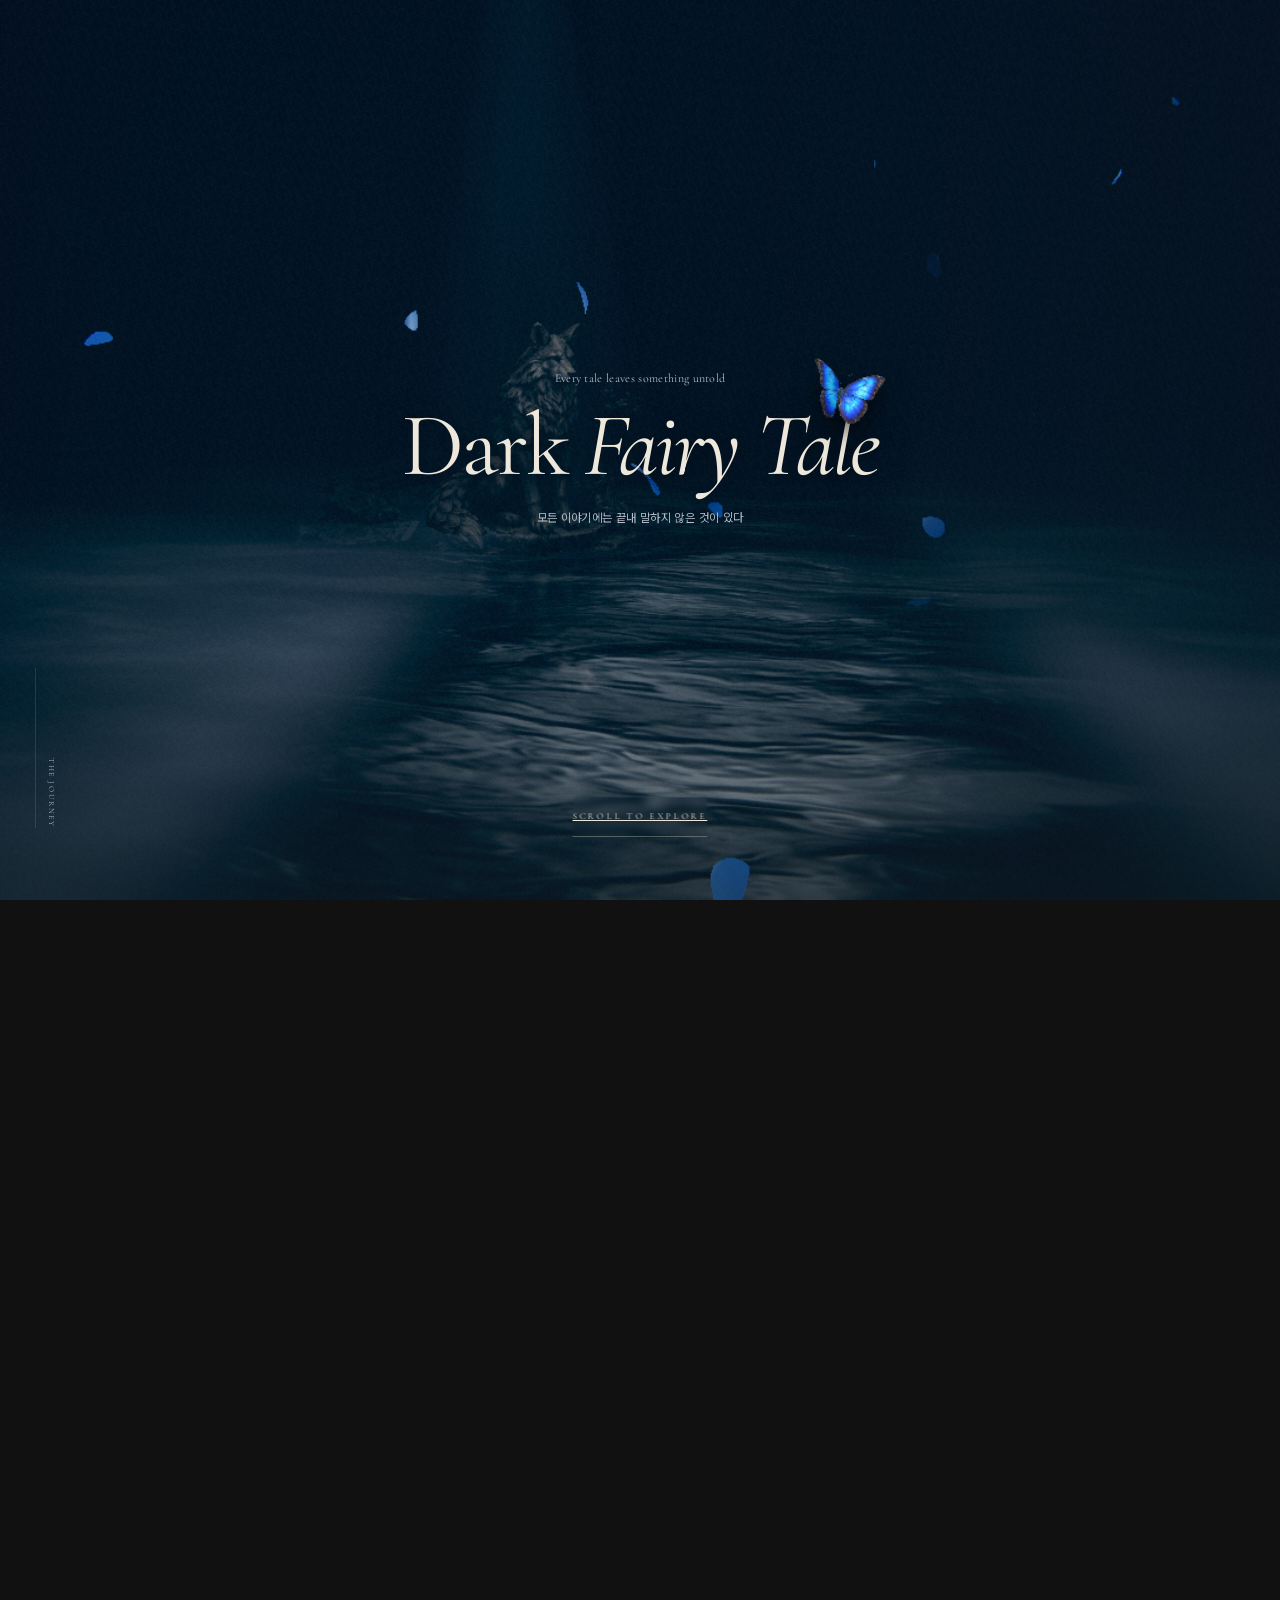
<file: index.html>
<!doctype html>
<html lang="ko">
  <head>
    <script src="site-entry.js?v=1"></script>
    <meta charset="utf-8" />
    <meta name="viewport" content="width=device-width,initial-scale=1" />
    <title>DARK FAIRY TALE — A Collection of Tales</title>
    <link rel="stylesheet" href="main-intro.css?v=2" />
    <link rel="stylesheet" href="main-nav.css?v=20261117-stable1" />
    <script defer src="main-nav.js?v=20261124-library1"></script>
    <link rel="stylesheet" href="site-base.css?v=1" />
    <link rel="stylesheet" href="forest-entry/forest-entry.css?v=14" />
    <script
      defer
      src="forest-entry/forest-entry.js?v=20261124-bookpaint4"
    ></script>
    <link
      rel="preload"
      href="book-library/fonts/CormorantGaramond-Regular.ttf"
      as="font"
      type="font/ttf"
      crossorigin
    />
    <link rel="stylesheet" href="book-library/typography.css" />
    <link rel="stylesheet" href="forest-entry/hero-type.css?v=9" />
    <script defer src="forest-entry/hero-type.js?v=4"></script>
    <link rel="stylesheet" href="forest-entry/butterfly-intro.css" />
    <script defer src="forest-entry/butterfly-intro.js?v=3"></script>
    <link
      rel="stylesheet"
      href="book-library/collection-polish.css?v=20261110-title-atmosphere2"
    />
    <link rel="stylesheet" href="collection-return.css?v=3" />
    <link rel="stylesheet" href="butterfly-loading.css?v=1" />
    <link rel="stylesheet" href="story-archive.css?v=42" />
    <script type="module" src="story-archive.js?v=27"></script>
    <link rel="stylesheet" href="intro-loader.css?v=5" />
    <script defer src="intro-loader.js?v=3"></script>
    <link rel="stylesheet" href="site-cursor.css?v=1" />
  </head>
  <body class="library-page has-intro">
    <main class="local-file-notice">
      <h1>Dark Fairy Tale</h1>
      <p
        >바탕화면의 <strong>web2 실행.cmd</strong>를 더블클릭하면 사이트가
        열립니다.</p
      >
      <a href="http://127.0.0.1:4185/">실행 중인 사이트 열기</a>
    </main>
    <div id="site-intro-loader" class="site-intro-loader">
      <div class="butterfly-loader-swarm" aria-hidden="true"
        ><i class="butterfly-loader-flight" style="--i: 0"
          ><svg viewBox="0 0 100 80">
            <defs>
              <radialGradient id="intro-wing-0">
                <stop stop-color="#f5fbff" />
                <stop offset=".45" stop-color="#79c9ef" />
                <stop offset="1" stop-color="#4676b4" />
              </radialGradient>
            </defs>
            <g fill="url(#intro-wing-0)">
              <path
                class="butterfly-loader-wing"
                d="M49 40C34 5 4 1 8 25C10 40 26 45 40 44C15 44 18 70 32 65C42 62 47 49 49 40Z"
              />
              <path
                class="butterfly-loader-wing right"
                d="M51 40C66 5 96 1 92 25C90 40 74 45 60 44C85 44 82 70 68 65C58 62 53 49 51 40Z"
              />
            </g>
            <path d="M50 28Q46 43 50 56Q54 43 50 28" fill="#e0ecf5" /></svg
        ></i>
        <i class="butterfly-loader-flight" style="--i: 1"
          ><svg viewBox="0 0 100 80">
            <defs>
              <radialGradient id="intro-wing-1">
                <stop stop-color="#f5fbff" />
                <stop offset=".45" stop-color="#79c9ef" />
                <stop offset="1" stop-color="#4676b4" />
              </radialGradient>
            </defs>
            <g fill="url(#intro-wing-1)">
              <path
                class="butterfly-loader-wing"
                d="M49 40C34 5 4 1 8 25C10 40 26 45 40 44C15 44 18 70 32 65C42 62 47 49 49 40Z"
              />
              <path
                class="butterfly-loader-wing right"
                d="M51 40C66 5 96 1 92 25C90 40 74 45 60 44C85 44 82 70 68 65C58 62 53 49 51 40Z"
              />
            </g>
            <path d="M50 28Q46 43 50 56Q54 43 50 28" fill="#e0ecf5" /></svg
        ></i>
        <i class="butterfly-loader-flight" style="--i: 2"
          ><svg viewBox="0 0 100 80">
            <defs>
              <radialGradient id="intro-wing-2">
                <stop stop-color="#f5fbff" />
                <stop offset=".45" stop-color="#79c9ef" />
                <stop offset="1" stop-color="#4676b4" />
              </radialGradient>
            </defs>
            <g fill="url(#intro-wing-2)">
              <path
                class="butterfly-loader-wing"
                d="M49 40C34 5 4 1 8 25C10 40 26 45 40 44C15 44 18 70 32 65C42 62 47 49 49 40Z"
              />
              <path
                class="butterfly-loader-wing right"
                d="M51 40C66 5 96 1 92 25C90 40 74 45 60 44C85 44 82 70 68 65C58 62 53 49 51 40Z"
              />
            </g>
            <path d="M50 28Q46 43 50 56Q54 43 50 28" fill="#e0ecf5" /></svg
        ></i>
        <i class="butterfly-loader-flight" style="--i: 3"
          ><svg viewBox="0 0 100 80">
            <defs>
              <radialGradient id="intro-wing-3">
                <stop stop-color="#f5fbff" />
                <stop offset=".45" stop-color="#79c9ef" />
                <stop offset="1" stop-color="#4676b4" />
              </radialGradient>
            </defs>
            <g fill="url(#intro-wing-3)">
              <path
                class="butterfly-loader-wing"
                d="M49 40C34 5 4 1 8 25C10 40 26 45 40 44C15 44 18 70 32 65C42 62 47 49 49 40Z"
              />
              <path
                class="butterfly-loader-wing right"
                d="M51 40C66 5 96 1 92 25C90 40 74 45 60 44C85 44 82 70 68 65C58 62 53 49 51 40Z"
              />
            </g>
            <path d="M50 28Q46 43 50 56Q54 43 50 28" fill="#e0ecf5" /></svg
        ></i>
        <i class="butterfly-loader-flight" style="--i: 4"
          ><svg viewBox="0 0 100 80">
            <defs>
              <radialGradient id="intro-wing-4">
                <stop stop-color="#f5fbff" />
                <stop offset=".45" stop-color="#79c9ef" />
                <stop offset="1" stop-color="#4676b4" />
              </radialGradient>
            </defs>
            <g fill="url(#intro-wing-4)">
              <path
                class="butterfly-loader-wing"
                d="M49 40C34 5 4 1 8 25C10 40 26 45 40 44C15 44 18 70 32 65C42 62 47 49 49 40Z"
              />
              <path
                class="butterfly-loader-wing right"
                d="M51 40C66 5 96 1 92 25C90 40 74 45 60 44C85 44 82 70 68 65C58 62 53 49 51 40Z"
              />
            </g>
            <path d="M50 28Q46 43 50 56Q54 43 50 28" fill="#e0ecf5" /></svg></i
      ></div>
      <div class="site-intro-loader__content">
        <div
          class="site-intro-loader__track"
          role="progressbar"
          aria-label="Loading"
          aria-valuemin="0"
          aria-valuemax="100"
          aria-valuenow="0"
          ><i></i
        ></div>
      </div> </div
    ><div id="collection-return-loader"
      ><div class="return-loader-copy"
        ><div class="journey-loading-icons" aria-hidden="true"
          ><svg viewBox="0 0 32 32" focusable="false">
            <use href="assets/tale-loading-icons.svg?v=2#shoe" /></svg
          ><svg viewBox="0 0 32 32" focusable="false">
            <use href="assets/tale-loading-icons.svg?v=2#wolf" /></svg
          ><svg viewBox="0 0 32 32" focusable="false">
            <use href="assets/tale-loading-icons.svg?v=2#drop" /></svg
          ><svg viewBox="0 0 32 32" focusable="false">
            <use href="assets/tale-loading-icons.svg?v=2#apple" /></svg></div
        ><div
          class="journey-loading-track"
          role="progressbar"
          aria-label="Loading"
          aria-valuemin="0"
          aria-valuemax="100"
          aria-valuenow="0"
          ><i></i></div></div
    ></div>
    <nav
      class="main-navigation"
      aria-label="Main navigation"
      aria-hidden="true"
      inert
    >
      <a class="main-navigation__brand" href="#main-intro">DARK FAIRY TALE</a>
      <div class="main-navigation__links">
        <button
          type="button"
          data-archive
          aria-haspopup="dialog"
          aria-controls="story-archive"
          >ARCHIVE</button
        >
        <button
          type="button"
          data-about
          aria-haspopup="dialog"
          aria-controls="main-about"
          >ABOUT</button
        >
      </div>
    </nav>
    <section
      id="main-intro"
      class="main-intro"
      aria-labelledby="main-intro-title"
    >
      <div class="main-intro__copy sr-only">
        <p class="main-intro__eyebrow">Every tale leaves something untold</p>
        <h1 id="main-intro-title"><span>Dark</span> <span>Fairy Tale</span></h1>
        <p class="main-intro__description"
          >모든 이야기에는 끝내 말하지 않은 것이 있다</p
        >
      </div>
      <a class="main-intro__scroll" href="#book-scene">OPEN THE BOOK</a>
    </section>
    <dialog
      id="story-archive"
      class="story-archive"
      aria-labelledby="archive-title"
    >
      <header class="story-archive__header">
        <h2 id="archive-title" tabindex="-1" autofocus>Archive</h2>
      </header>
      <p role="status"></p>
      <div class="story-archive__cards"></div>
    </dialog>
    <dialog
      id="main-about"
      class="story-archive about-panel"
      aria-labelledby="about-title"
    >
      <h2 id="about-title" tabindex="-1" autofocus>About</h2>
      <div
        class="story-archive__stories"
        role="group"
        aria-label="About categories"
      >
        <span class="story-archive__indicator" aria-hidden="true"></span>
        <button type="button" aria-pressed="true" aria-controls="about-project"
          >Project</button
        >
        <button type="button" aria-pressed="false" aria-controls="about-stories"
          >Stories</button
        >
        <button
          type="button"
          aria-pressed="false"
          aria-controls="about-interaction"
          >Interaction</button
        >
      </div>
      <section id="about-project" lang="ko">
        <div
          class="about-panel__visual about-panel__visual--forest"
          aria-hidden="true"
        >
          <img
            src="forest-entry/forest-depth.webp"
            alt=""
            loading="lazy"
            decoding="async"
          />
          <img
            class="about-panel__forest-light"
            src="forest-entry/forest-depth.webp"
            alt=""
            loading="lazy"
            decoding="async"
          />
        </div>
        <p
          >어릴 적 읽었던 네 편의 동화에는 기억보다 어두운 장면들이 남아
          있습니다<br /><span lang="en">Dark Fairy Tale</span>은 그 장면을 다시
          펼쳐, 익숙한 결말에 가려졌던 인물들의 선택을 따라갑니다</p
        >
        <p class="about-panel__question"
          >이야기가 끝났다고 말할 수 있는 건 누구일까요?</p
        >
      </section>
      <section id="about-stories" lang="ko" hidden>
        <div
          class="about-panel__visual about-panel__visual--icons"
          aria-hidden="true"
        >
          <svg focusable="false">
            <use href="assets/tale-loading-icons.svg#shoe" />
          </svg>
          <svg focusable="false">
            <use href="assets/tale-loading-icons.svg#wolf" />
          </svg>
          <svg focusable="false">
            <use href="assets/tale-loading-icons.svg#drop" />
          </svg>
          <svg focusable="false">
            <use href="assets/tale-loading-icons.svg#apple" />
          </svg>
        </div>
        <p
          >신데렐라는 재 속에서 새로운 삶을 꿈꾸고, 빨간모자는 숲에서 낯선
          목소리를 만납니다<br />인어공주는 다른 세계를 향해 목소리를 내어주고,
          백설공주는 거울이 정한 아름다움 때문에 숲으로 쫓겨납니다</p
        >
        <p class="about-panel__question"
          >같은 이야기를 다른 인물의 눈으로 본다면, 누구의 선택이 달라
          보일까요?</p
        >
      </section>
      <section id="about-interaction" lang="ko" hidden>
        <div
          class="about-panel__visual about-panel__visual--cards"
          aria-hidden="true"
        >
          <img
            src="cinderella/assets/scenic/ball-v2.webp"
            alt=""
            loading="lazy"
            decoding="async"
          />
          <img
            src="mermaid/assets/02-storm.webp"
            alt=""
            loading="lazy"
            decoding="async"
          />
          <img
            src="snowwhite/assets/02-forest.webp"
            alt=""
            loading="lazy"
            decoding="async"
          />
        </div>
        <p
          >숲을 스크롤해 책을 고르고, 장면 속 사물을 클릭하거나 드래그해 반응을
          살펴보세요<br /><span lang="en">Archive</span>에서는 카드를 넘기다가
          원하는 장면을 바로 열 수 있습니다</p
        >
        <p class="about-panel__question"
          >내 손으로 장면을 움직일 때, 나는 여전히 이야기 바깥에 있을까요?</p
        >
      </section> </dialog
    ><section class="book-scene" id="book-scene" aria-label="동화책 고르기"
      ><iframe
        class="book-library-frame"
        id="book-library-frame"
        data-src="book-library/index.html?embedded=1&v=20261124-render8"
        title="3D 동화책 선택"
        loading="eager"
      ></iframe
    ></section>
    <script>
      window.addEventListener("message", (event) => {
        const frame = document.querySelector("#book-library-frame");
        if (
          event.origin !== location.origin ||
          event.source !== frame.contentWindow
        )
          return;
        if (event.data === "fairytale:home")
          document.querySelector("#main-intro").scrollIntoView({
            behavior: matchMedia("(prefers-reduced-motion:reduce)").matches
              ? "auto"
              : "smooth",
          });
      });
    </script>
    <script src="collection-return.js?v=3"></script>
  </body>
</html>
</file>
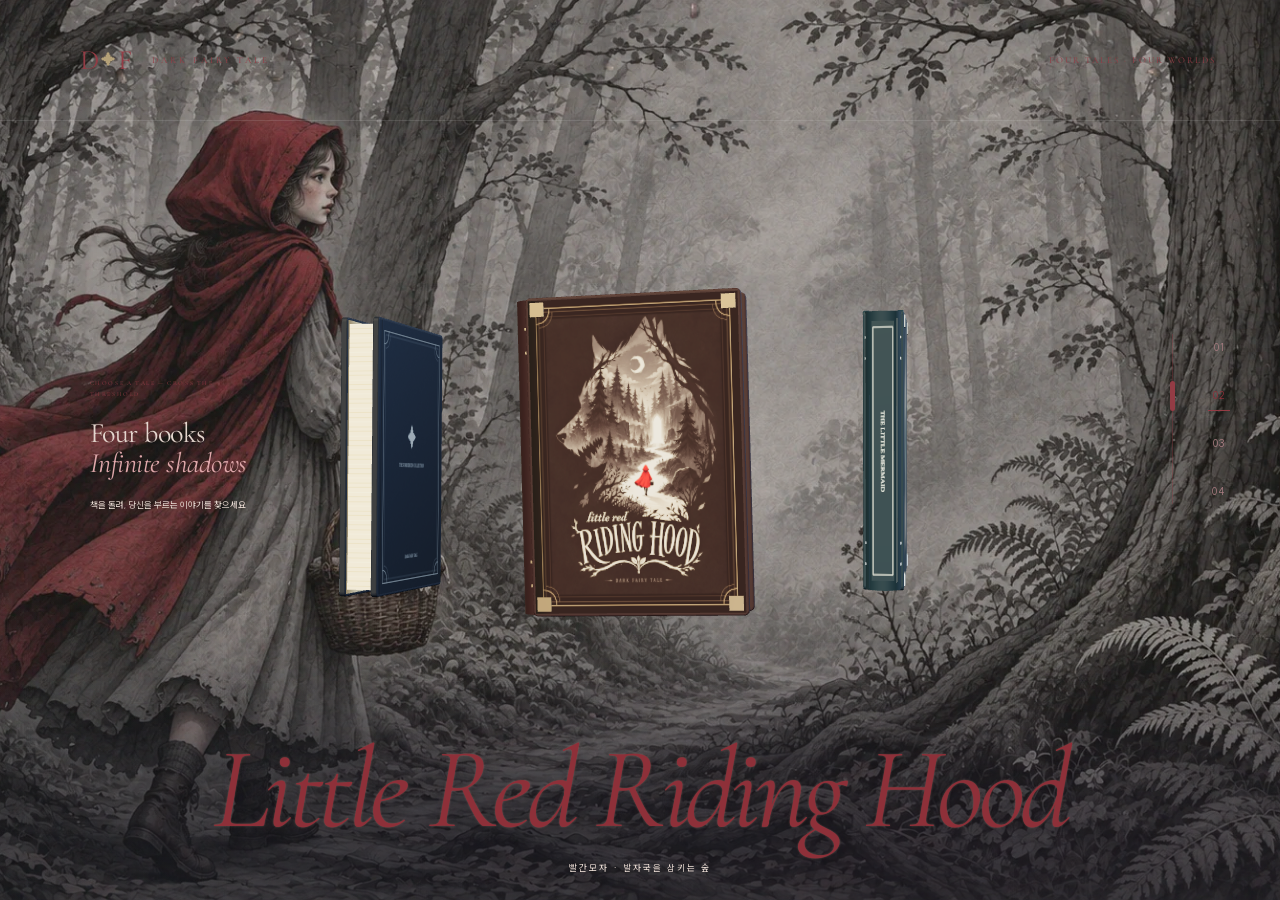
<file: book-library/index.html>
<!doctype html>
<html lang="ko" class="library-loading"
  ><head
    ><style>
      html.library-loading:before {
        content: "Loading";
        position: fixed;
        inset: 0;
        z-index: 99999;
        display: grid;
        place-items: center;
        background: #10131a;
        color: #dedbd3;
        font:
          22px Georgia,
          serif;
        letter-spacing: 0.12em;
      }
      html.library-loading body {
        visibility: hidden;
      }</style
    ><meta charset="utf-8" /><meta
      name="viewport"
      content="width=device-width,initial-scale=1" /><title
      >Dark Fairy Tale — 네 권의 문</title
    ><link rel="stylesheet" href="styles.css" /><link
      rel="stylesheet"
      href="library.css" /><script defer src="library-controls.js?v=3"></script
    ><link rel="stylesheet" href="typography.css" /><script
      defer
      src="typography.js?v=20261109-redfirst3"
    ></script
    ><link rel="stylesheet" href="book-effects.css?v=tale-loader4" /><script
      defer
      src="book-effects.js?v=archive1"
    ></script
    ><script defer src="redhood-petals.js?v=20261110-fall1"></script
    ><script defer src="mermaid-bubbles.js?v=20261107-petal-entry2"></script
    ><link
      rel="stylesheet"
      href="collection-polish.css?v=infinite-shadows" /><script
      defer
      src="collection-redhood-ink.js?v=render2"
    ></script
    ><script defer src="cinderella-flower.js?v=20261110-glue2"></script
    ><script defer src="snowwhite-petals.js?v=20261110-redpetals1"></script
    ><link rel="stylesheet" href="tale-hover.css?v=particle-only" /><script
      defer
      src="tale-hover.js?v=render4"
    ></script
    ><script defer src="snowwhite-wet-paper.js?v=render2"></script
    ><script defer src="tale-entry-finish.js?v=archive1"></script
    ><script defer src="library-ready.js?v=5"></script
    ><link rel="stylesheet" href="../butterfly-loading.css?v=1" /><link
      rel="stylesheet"
      href="../site-cursor.css?v=1"
  /></head>
  <body class="library"
    ><div
      class="butterfly-library-loader"
      role="status"
      aria-label="동화책 준비 중"
      ><div class="butterfly-loader-swarm" aria-hidden="true"
        ><i class="butterfly-loader-flight" style="--i: 0"
          ><svg viewBox="0 0 100 80">
            <defs>
              <radialGradient id="library-wing-0">
                <stop stop-color="#f5fbff" />
                <stop offset=".45" stop-color="#79c9ef" />
                <stop offset="1" stop-color="#4676b4" />
              </radialGradient>
            </defs>
            <g fill="url(#library-wing-0)">
              <path
                class="butterfly-loader-wing"
                d="M49 40C34 5 4 1 8 25C10 40 26 45 40 44C15 44 18 70 32 65C42 62 47 49 49 40Z"
              />
              <path
                class="butterfly-loader-wing right"
                d="M51 40C66 5 96 1 92 25C90 40 74 45 60 44C85 44 82 70 68 65C58 62 53 49 51 40Z"
              />
            </g>
            <path d="M50 28Q46 43 50 56Q54 43 50 28" fill="#e0ecf5" /></svg></i
        ><i class="butterfly-loader-flight" style="--i: 1"
          ><svg viewBox="0 0 100 80">
            <defs>
              <radialGradient id="library-wing-1">
                <stop stop-color="#f5fbff" />
                <stop offset=".45" stop-color="#79c9ef" />
                <stop offset="1" stop-color="#4676b4" />
              </radialGradient>
            </defs>
            <g fill="url(#library-wing-1)">
              <path
                class="butterfly-loader-wing"
                d="M49 40C34 5 4 1 8 25C10 40 26 45 40 44C15 44 18 70 32 65C42 62 47 49 49 40Z"
              />
              <path
                class="butterfly-loader-wing right"
                d="M51 40C66 5 96 1 92 25C90 40 74 45 60 44C85 44 82 70 68 65C58 62 53 49 51 40Z"
              />
            </g>
            <path d="M50 28Q46 43 50 56Q54 43 50 28" fill="#e0ecf5" /></svg></i
        ><i class="butterfly-loader-flight" style="--i: 2"
          ><svg viewBox="0 0 100 80">
            <defs>
              <radialGradient id="library-wing-2">
                <stop stop-color="#f5fbff" />
                <stop offset=".45" stop-color="#79c9ef" />
                <stop offset="1" stop-color="#4676b4" />
              </radialGradient>
            </defs>
            <g fill="url(#library-wing-2)">
              <path
                class="butterfly-loader-wing"
                d="M49 40C34 5 4 1 8 25C10 40 26 45 40 44C15 44 18 70 32 65C42 62 47 49 49 40Z"
              />
              <path
                class="butterfly-loader-wing right"
                d="M51 40C66 5 96 1 92 25C90 40 74 45 60 44C85 44 82 70 68 65C58 62 53 49 51 40Z"
              />
            </g>
            <path d="M50 28Q46 43 50 56Q54 43 50 28" fill="#e0ecf5" /></svg></i
        ><i class="butterfly-loader-flight" style="--i: 3"
          ><svg viewBox="0 0 100 80">
            <defs>
              <radialGradient id="library-wing-3">
                <stop stop-color="#f5fbff" />
                <stop offset=".45" stop-color="#79c9ef" />
                <stop offset="1" stop-color="#4676b4" />
              </radialGradient>
            </defs>
            <g fill="url(#library-wing-3)">
              <path
                class="butterfly-loader-wing"
                d="M49 40C34 5 4 1 8 25C10 40 26 45 40 44C15 44 18 70 32 65C42 62 47 49 49 40Z"
              />
              <path
                class="butterfly-loader-wing right"
                d="M51 40C66 5 96 1 92 25C90 40 74 45 60 44C85 44 82 70 68 65C58 62 53 49 51 40Z"
              />
            </g>
            <path d="M50 28Q46 43 50 56Q54 43 50 28" fill="#e0ecf5" /></svg></i
        ><i class="butterfly-loader-flight" style="--i: 4"
          ><svg viewBox="0 0 100 80">
            <defs>
              <radialGradient id="library-wing-4">
                <stop stop-color="#f5fbff" />
                <stop offset=".45" stop-color="#79c9ef" />
                <stop offset="1" stop-color="#4676b4" />
              </radialGradient>
            </defs>
            <g fill="url(#library-wing-4)">
              <path
                class="butterfly-loader-wing"
                d="M49 40C34 5 4 1 8 25C10 40 26 45 40 44C15 44 18 70 32 65C42 62 47 49 49 40Z"
              />
              <path
                class="butterfly-loader-wing right"
                d="M51 40C66 5 96 1 92 25C90 40 74 45 60 44C85 44 82 70 68 65C58 62 53 49 51 40Z"
              />
            </g>
            <path
              d="M50 28Q46 43 50 56Q54 43 50 28"
              fill="#e0ecf5"
            /></svg></i></div
      ><span class="butterfly-loader-word">Loading</span></div
    >
    <header class="header"
      ><a class="brand" href="./index.html"
        >D<span>✦</span>F <small>DARK FAIRY TALE</small></a
      ><span class="edition">FOUR TALES · FOUR WORLDS</span></header
    >
    <main
      ><section class="library-stage" aria-label="네 권의 동화책 선택">
        <div class="worlds" aria-hidden="true"
          ><div class="world world-0"></div
          ><div class="world world-1 active"></div
          ><div class="world world-2"></div
          ><div class="world world-3"></div></div
        ><div class="library-shade" aria-hidden="true"></div
        ><div class="grain" aria-hidden="true"></div
        ><div class="entry-wash" aria-hidden="true"></div>
        <div class="library-intro"
          ><p class="eyebrow">CHOOSE A TALE — CROSS THE THRESHOLD</p
          ><h1>Four books<br /><em>Infinite shadows</em></h1
          ><p>책을 돌려, 당신을 부르는 이야기를 찾으세요</p></div
        >
        <div id="book-webgl" aria-label="입체 동화책 모델"></div
        ><div class="carousel" aria-label="회전하는 동화책"
          ><div class="orbit" id="orbit"></div
        ></div>
        <div class="selection"
          ><p class="eyebrow" id="tale-number">TALE 02 / 04</p
          ><h2 id="tale-title">Little Red Riding Hood</h2
          ><p id="tale-description">빨간모자 · 발자국을 삼키는 숲</p></div
        >
        <nav class="library-controls" aria-label="책 선택"
          ><div
            id="tale-scrollbar"
            class="tale-scrollbar"
            role="slider"
            tabindex="0"
            aria-label="동화 선택 스크롤바"
            aria-valuemin="1"
            aria-valuemax="4"
            aria-valuenow="1"
            aria-orientation="vertical"
            ><span class="rail-thumb"></span></div
          ><div id="book-tabs" class="book-tabs"></div
        ></nav>
        <div class="library-bottom"
          ><span>SCROLL OR SWIPE TO ROTATE</span
          ><span id="selection-status" role="status" aria-live="polite"
            >빨간모자 선택됨</span
          ><span>THE FORBIDDEN COLLECTION</span></div
        >
      </section>
      <section class="reader" id="reader" hidden aria-labelledby="reader-title"
        ><button class="back-library" id="back"
          >← 네 권의 책으로 돌아가기</button
        ><div class="reader-layout"
          ><div class="reader-picture" aria-hidden="true"
            ><span id="reader-symbol">❦</span></div
          ><article
            ><p class="eyebrow" id="reader-chapter"></p
            ><h2 id="reader-title" tabindex="-1"></h2
            ><p class="reader-subtitle" id="reader-subtitle"></p
            ><div id="reader-text"></div
            ><button class="enter-button" id="back-bottom"
              >다른 이야기 고르기 ↗</button
            ></article
          ></div
        ></section
      > </main
    ><noscript
      ><p class="notice"
        >동화책을 보려면 브라우저에서 JavaScript를 켜 주세요.</p
      ></noscript
    >
  </body></html
>
</file>
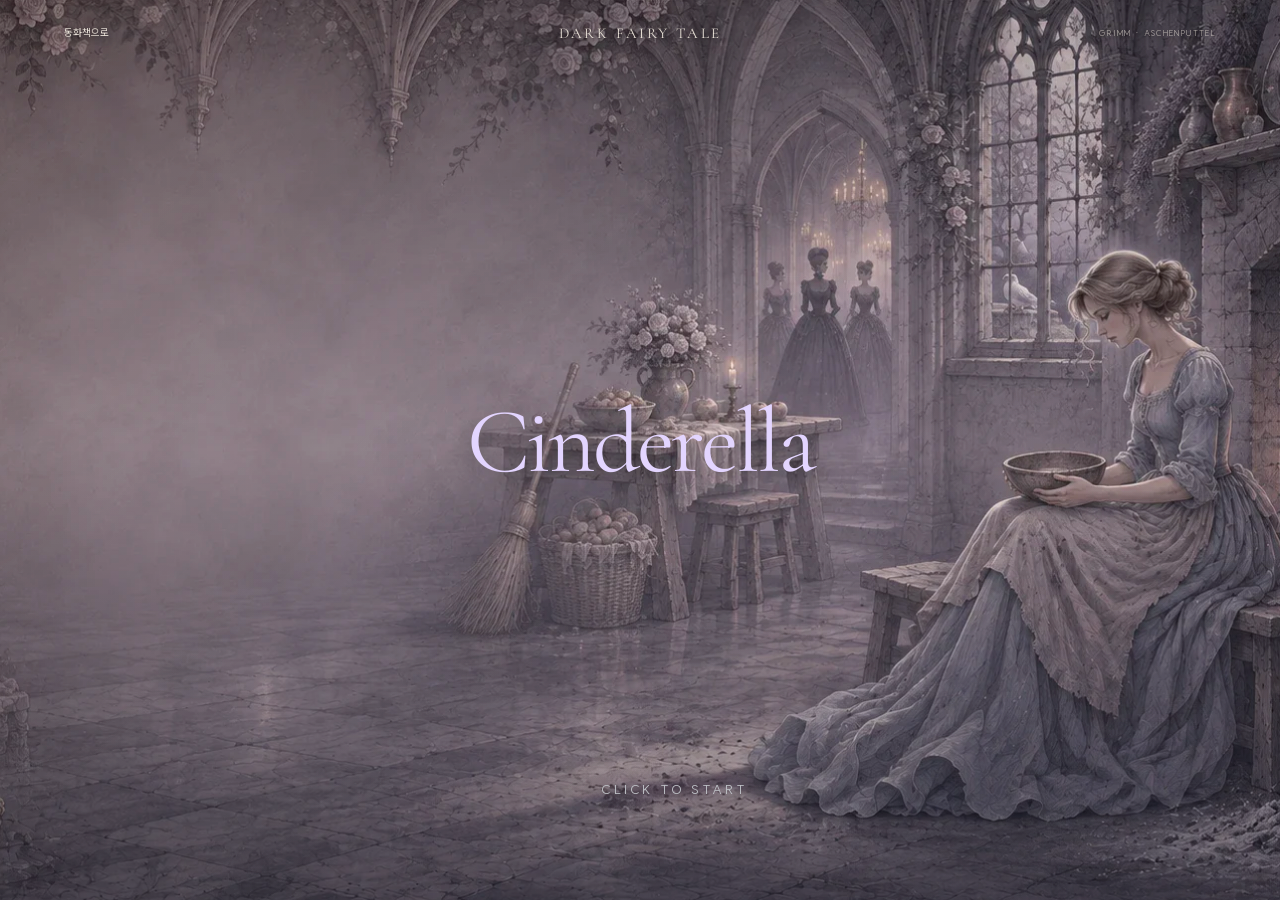
<file: cinderella/index.html>
<!doctype html>
<html lang="ko" class="story-loading"
  ><head
    ><script>
      if (new URLSearchParams(location.search).get("entry") === "book")
        document.documentElement.classList.add("from-book-entry");</script
    ><style>
      html.story-loading:before {
        content: "Loading";
        position: fixed;
        inset: 0;
        z-index: 1000;
        display: grid;
        place-items: center;
        background: #0b1017;
        color: #dedbd3;
        font:
          22px Georgia,
          serif;
        letter-spacing: 0.12em;
      }
      html.story-loading body {
        visibility: hidden;
      }</style
    ><meta charset="utf-8" /><meta
      name="viewport"
      content="width=device-width,initial-scale=1" /><meta
      name="theme-color"
      content="#11151c" /><meta
      name="description"
      content="잔혹동화의 시작과 끝을 여섯 장면의 그림과 함께 읽는 이야기" /><title
      >Dark Fairy Tale</title
    ><link rel="stylesheet" href="../tales/reader.css?v=4" /><script
      type="module"
      src="../tales/reader.js?v=60"
    ></script
    ><link rel="stylesheet" href="../tales/scene-color.css?v=1" /><link
      rel="stylesheet"
      href="../redridinghood/ending-faq.css" /><link
      rel="stylesheet"
      href="../tales/snow-ending.css" /><link
      rel="stylesheet"
      href="../tales/story-controls.css?v=3" /><link
      rel="stylesheet"
      href="../tales/tale-transitions.css?v=1" /><link
      rel="stylesheet"
      href="../tales/scene-stability.css?v=1" /><link
      rel="stylesheet"
      href="../tales/reader-ui.css?v=5" /><link
      rel="stylesheet"
      href="../butterfly-loading.css?v=4" /><link
      rel="stylesheet"
      href="../site-cursor.css?v=1" /></head
  ><body data-tale="cinderella"
    ><div
      class="butterfly-story-loader"
      role="status"
      aria-label="이야기 준비 중"
      ><div class="butterfly-loader-swarm" aria-hidden="true"
        ><i class="butterfly-loader-flight" style="--i: 0"
          ><svg viewBox="0 0 100 80">
            <defs>
              <radialGradient id="story-wing-0">
                <stop stop-color="#f5fbff" />
                <stop offset=".45" stop-color="#79c9ef" />
                <stop offset="1" stop-color="#4676b4" />
              </radialGradient>
            </defs>
            <g fill="url(#story-wing-0)">
              <path
                class="butterfly-loader-wing"
                d="M49 40C34 5 4 1 8 25C10 40 26 45 40 44C15 44 18 70 32 65C42 62 47 49 49 40Z"
              />
              <path
                class="butterfly-loader-wing right"
                d="M51 40C66 5 96 1 92 25C90 40 74 45 60 44C85 44 82 70 68 65C58 62 53 49 51 40Z"
              />
            </g>
            <path d="M50 28Q46 43 50 56Q54 43 50 28" fill="#e0ecf5" /></svg></i
        ><i class="butterfly-loader-flight" style="--i: 1"
          ><svg viewBox="0 0 100 80">
            <defs>
              <radialGradient id="story-wing-1">
                <stop stop-color="#f5fbff" />
                <stop offset=".45" stop-color="#79c9ef" />
                <stop offset="1" stop-color="#4676b4" />
              </radialGradient>
            </defs>
            <g fill="url(#story-wing-1)">
              <path
                class="butterfly-loader-wing"
                d="M49 40C34 5 4 1 8 25C10 40 26 45 40 44C15 44 18 70 32 65C42 62 47 49 49 40Z"
              />
              <path
                class="butterfly-loader-wing right"
                d="M51 40C66 5 96 1 92 25C90 40 74 45 60 44C85 44 82 70 68 65C58 62 53 49 51 40Z"
              />
            </g>
            <path d="M50 28Q46 43 50 56Q54 43 50 28" fill="#e0ecf5" /></svg></i
        ><i class="butterfly-loader-flight" style="--i: 2"
          ><svg viewBox="0 0 100 80">
            <defs>
              <radialGradient id="story-wing-2">
                <stop stop-color="#f5fbff" />
                <stop offset=".45" stop-color="#79c9ef" />
                <stop offset="1" stop-color="#4676b4" />
              </radialGradient>
            </defs>
            <g fill="url(#story-wing-2)">
              <path
                class="butterfly-loader-wing"
                d="M49 40C34 5 4 1 8 25C10 40 26 45 40 44C15 44 18 70 32 65C42 62 47 49 49 40Z"
              />
              <path
                class="butterfly-loader-wing right"
                d="M51 40C66 5 96 1 92 25C90 40 74 45 60 44C85 44 82 70 68 65C58 62 53 49 51 40Z"
              />
            </g>
            <path d="M50 28Q46 43 50 56Q54 43 50 28" fill="#e0ecf5" /></svg></i
        ><i class="butterfly-loader-flight" style="--i: 3"
          ><svg viewBox="0 0 100 80">
            <defs>
              <radialGradient id="story-wing-3">
                <stop stop-color="#f5fbff" />
                <stop offset=".45" stop-color="#79c9ef" />
                <stop offset="1" stop-color="#4676b4" />
              </radialGradient>
            </defs>
            <g fill="url(#story-wing-3)">
              <path
                class="butterfly-loader-wing"
                d="M49 40C34 5 4 1 8 25C10 40 26 45 40 44C15 44 18 70 32 65C42 62 47 49 49 40Z"
              />
              <path
                class="butterfly-loader-wing right"
                d="M51 40C66 5 96 1 92 25C90 40 74 45 60 44C85 44 82 70 68 65C58 62 53 49 51 40Z"
              />
            </g>
            <path d="M50 28Q46 43 50 56Q54 43 50 28" fill="#e0ecf5" /></svg></i
        ><i class="butterfly-loader-flight" style="--i: 4"
          ><svg viewBox="0 0 100 80">
            <defs>
              <radialGradient id="story-wing-4">
                <stop stop-color="#f5fbff" />
                <stop offset=".45" stop-color="#79c9ef" />
                <stop offset="1" stop-color="#4676b4" />
              </radialGradient>
            </defs>
            <g fill="url(#story-wing-4)">
              <path
                class="butterfly-loader-wing"
                d="M49 40C34 5 4 1 8 25C10 40 26 45 40 44C15 44 18 70 32 65C42 62 47 49 49 40Z"
              />
              <path
                class="butterfly-loader-wing right"
                d="M51 40C66 5 96 1 92 25C90 40 74 45 60 44C85 44 82 70 68 65C58 62 53 49 51 40Z"
              />
            </g>
            <path
              d="M50 28Q46 43 50 56Q54 43 50 28"
              fill="#e0ecf5"
            /></svg></i></div
      ><div class="story-loader-copy"
        ><svg class="story-loader-icon" aria-hidden="true" focusable="false">
          <use href="../assets/tale-loading-icons.svg?v=2#shoe"></use></svg
        ><span class="story-loader-track" aria-hidden="true"></span
        ><span class="butterfly-loader-word">Loading</span></div
      ></div
    ><header
      ><a href="../index.html?return=library">동화책으로</a
      ><span class="brand">DARK FAIRY TALE</span
      ><span class="edition"></span></header
    ><div id="stage"
      ><div id="shade"></div
      ><canvas id="hover-canvas" aria-hidden="true"></canvas
      ><div id="cover"></div
      ><div id="heading"><small></small><h1></h1><p></p></div
      ><main id="story" aria-live="polite"
        ><p></p><button id="sentence-next">계속 읽기 →</button></main
      ><button id="next" hidden>다음 장면 ↓</button
      ><div id="controls"
        ><button id="prev" aria-label="이전 장면">←</button
        ><button id="read" aria-expanded="false" aria-controls="story"
          >이야기 읽기</button
        ></div
      ><div id="meta"
        ><span id="number"></span><i></i><span id="label"></span></div
      ><nav id="scene-nav" aria-label="여섯 장면 선택"></nav
      ><div id="ending-links" hidden></div
      ><a id="source" target="_blank" rel="noopener noreferrer" hidden
        >원전 읽기 ↗</a
      ><span id="motion-hint">SCROLL TO TURN THE PAGE</span
      ><div id="progress"><span></span></div></div
    ><div id="rail" aria-hidden="true"></div
    ><noscript>이야기를 읽으려면 자바스크립트를 켜주세요</noscript></body
  ></html
>
</file>
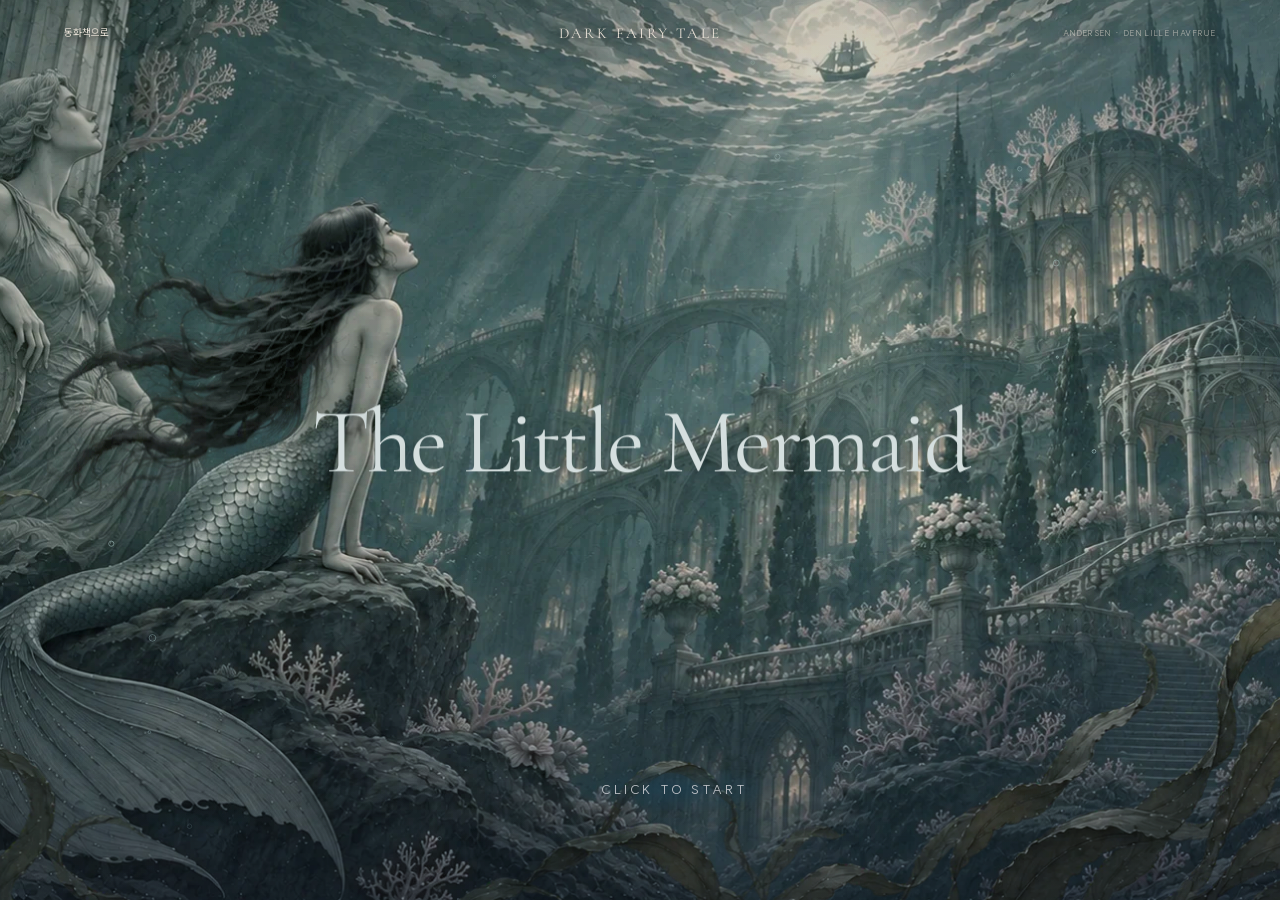
<file: mermaid/index.html>
<!doctype html>
<html lang="ko" class="story-loading"
  ><head
    ><script>
      if (new URLSearchParams(location.search).get("entry") === "book")
        document.documentElement.classList.add("from-book-entry");</script
    ><style>
      html.story-loading:before {
        content: "Loading";
        position: fixed;
        inset: 0;
        z-index: 1000;
        display: grid;
        place-items: center;
        background: #0b1017;
        color: #dedbd3;
        font:
          22px Georgia,
          serif;
        letter-spacing: 0.12em;
      }
      html.story-loading body {
        visibility: hidden;
      }</style
    ><meta charset="utf-8" /><meta
      name="viewport"
      content="width=device-width,initial-scale=1" /><meta
      name="theme-color"
      content="#11151c" /><meta
      name="description"
      content="잔혹동화의 시작과 끝을 여섯 장면의 그림과 함께 읽는 이야기" /><title
      >Dark Fairy Tale</title
    ><link rel="stylesheet" href="../tales/reader.css?v=4" /><script
      type="module"
      src="../tales/reader.js?v=60"
    ></script
    ><link rel="stylesheet" href="../redridinghood/ending-faq.css" /><link
      rel="stylesheet"
      href="../tales/snow-ending.css" /><link
      rel="stylesheet"
      href="../tales/mermaid-scenes.css?v=6" /><link
      rel="stylesheet"
      href="../tales/scene-color.css?v=1" /><link
      rel="stylesheet"
      href="../tales/story-controls.css?v=3" /><link
      rel="stylesheet"
      href="../tales/tale-transitions.css?v=1" /><link
      rel="stylesheet"
      href="../tales/scene-stability.css?v=1" /><link
      rel="stylesheet"
      href="../tales/reader-ui.css?v=5" /><link
      rel="stylesheet"
      href="../butterfly-loading.css?v=4" /><link
      rel="stylesheet"
      href="revised-scenes.css?v=9" /><link
      rel="stylesheet"
      href="../site-cursor.css?v=1" /></head
  ><body data-tale="mermaid"
    ><div
      class="butterfly-story-loader"
      role="status"
      aria-label="이야기 준비 중"
      ><div class="butterfly-loader-swarm" aria-hidden="true"
        ><i class="butterfly-loader-flight" style="--i: 0"
          ><svg viewBox="0 0 100 80">
            <defs>
              <radialGradient id="story-wing-0">
                <stop stop-color="#f5fbff" />
                <stop offset=".45" stop-color="#79c9ef" />
                <stop offset="1" stop-color="#4676b4" />
              </radialGradient>
            </defs>
            <g fill="url(#story-wing-0)">
              <path
                class="butterfly-loader-wing"
                d="M49 40C34 5 4 1 8 25C10 40 26 45 40 44C15 44 18 70 32 65C42 62 47 49 49 40Z"
              />
              <path
                class="butterfly-loader-wing right"
                d="M51 40C66 5 96 1 92 25C90 40 74 45 60 44C85 44 82 70 68 65C58 62 53 49 51 40Z"
              />
            </g>
            <path d="M50 28Q46 43 50 56Q54 43 50 28" fill="#e0ecf5" /></svg></i
        ><i class="butterfly-loader-flight" style="--i: 1"
          ><svg viewBox="0 0 100 80">
            <defs>
              <radialGradient id="story-wing-1">
                <stop stop-color="#f5fbff" />
                <stop offset=".45" stop-color="#79c9ef" />
                <stop offset="1" stop-color="#4676b4" />
              </radialGradient>
            </defs>
            <g fill="url(#story-wing-1)">
              <path
                class="butterfly-loader-wing"
                d="M49 40C34 5 4 1 8 25C10 40 26 45 40 44C15 44 18 70 32 65C42 62 47 49 49 40Z"
              />
              <path
                class="butterfly-loader-wing right"
                d="M51 40C66 5 96 1 92 25C90 40 74 45 60 44C85 44 82 70 68 65C58 62 53 49 51 40Z"
              />
            </g>
            <path d="M50 28Q46 43 50 56Q54 43 50 28" fill="#e0ecf5" /></svg></i
        ><i class="butterfly-loader-flight" style="--i: 2"
          ><svg viewBox="0 0 100 80">
            <defs>
              <radialGradient id="story-wing-2">
                <stop stop-color="#f5fbff" />
                <stop offset=".45" stop-color="#79c9ef" />
                <stop offset="1" stop-color="#4676b4" />
              </radialGradient>
            </defs>
            <g fill="url(#story-wing-2)">
              <path
                class="butterfly-loader-wing"
                d="M49 40C34 5 4 1 8 25C10 40 26 45 40 44C15 44 18 70 32 65C42 62 47 49 49 40Z"
              />
              <path
                class="butterfly-loader-wing right"
                d="M51 40C66 5 96 1 92 25C90 40 74 45 60 44C85 44 82 70 68 65C58 62 53 49 51 40Z"
              />
            </g>
            <path d="M50 28Q46 43 50 56Q54 43 50 28" fill="#e0ecf5" /></svg></i
        ><i class="butterfly-loader-flight" style="--i: 3"
          ><svg viewBox="0 0 100 80">
            <defs>
              <radialGradient id="story-wing-3">
                <stop stop-color="#f5fbff" />
                <stop offset=".45" stop-color="#79c9ef" />
                <stop offset="1" stop-color="#4676b4" />
              </radialGradient>
            </defs>
            <g fill="url(#story-wing-3)">
              <path
                class="butterfly-loader-wing"
                d="M49 40C34 5 4 1 8 25C10 40 26 45 40 44C15 44 18 70 32 65C42 62 47 49 49 40Z"
              />
              <path
                class="butterfly-loader-wing right"
                d="M51 40C66 5 96 1 92 25C90 40 74 45 60 44C85 44 82 70 68 65C58 62 53 49 51 40Z"
              />
            </g>
            <path d="M50 28Q46 43 50 56Q54 43 50 28" fill="#e0ecf5" /></svg></i
        ><i class="butterfly-loader-flight" style="--i: 4"
          ><svg viewBox="0 0 100 80">
            <defs>
              <radialGradient id="story-wing-4">
                <stop stop-color="#f5fbff" />
                <stop offset=".45" stop-color="#79c9ef" />
                <stop offset="1" stop-color="#4676b4" />
              </radialGradient>
            </defs>
            <g fill="url(#story-wing-4)">
              <path
                class="butterfly-loader-wing"
                d="M49 40C34 5 4 1 8 25C10 40 26 45 40 44C15 44 18 70 32 65C42 62 47 49 49 40Z"
              />
              <path
                class="butterfly-loader-wing right"
                d="M51 40C66 5 96 1 92 25C90 40 74 45 60 44C85 44 82 70 68 65C58 62 53 49 51 40Z"
              />
            </g>
            <path
              d="M50 28Q46 43 50 56Q54 43 50 28"
              fill="#e0ecf5"
            /></svg></i></div
      ><div class="story-loader-copy"
        ><svg class="story-loader-icon" aria-hidden="true" focusable="false">
          <use href="../assets/tale-loading-icons.svg?v=2#drop"></use></svg
        ><span class="story-loader-track" aria-hidden="true"></span
        ><span class="butterfly-loader-word">Loading</span></div
      ></div
    ><header
      ><a href="../index.html?return=library">동화책으로</a
      ><span class="brand">DARK FAIRY TALE</span
      ><span class="edition"></span></header
    ><div id="stage"
      ><div id="shade"></div
      ><canvas id="hover-canvas" aria-hidden="true"></canvas
      ><div id="cover"></div
      ><div id="heading"><small></small><h1></h1><p></p></div
      ><main id="story" aria-live="polite"
        ><p></p><button id="sentence-next">계속 읽기 →</button></main
      ><button id="next" hidden>다음 장면 ↓</button
      ><div id="controls"
        ><button id="prev" aria-label="이전 장면">←</button
        ><button id="read" aria-expanded="false" aria-controls="story"
          >이야기 읽기</button
        ></div
      ><div id="meta"
        ><span id="number"></span><i></i><span id="label"></span></div
      ><nav id="scene-nav" aria-label="여섯 장면 선택"></nav
      ><div id="ending-links" hidden></div
      ><a id="source" target="_blank" rel="noopener noreferrer" hidden
        >원전 읽기 ↗</a
      ><span id="motion-hint">SCROLL TO TURN THE PAGE</span
      ><div id="progress"><span></span></div></div
    ><div id="rail" aria-hidden="true"></div
    ><noscript>이야기를 읽으려면 자바스크립트를 켜주세요</noscript></body
  ></html
>
</file>
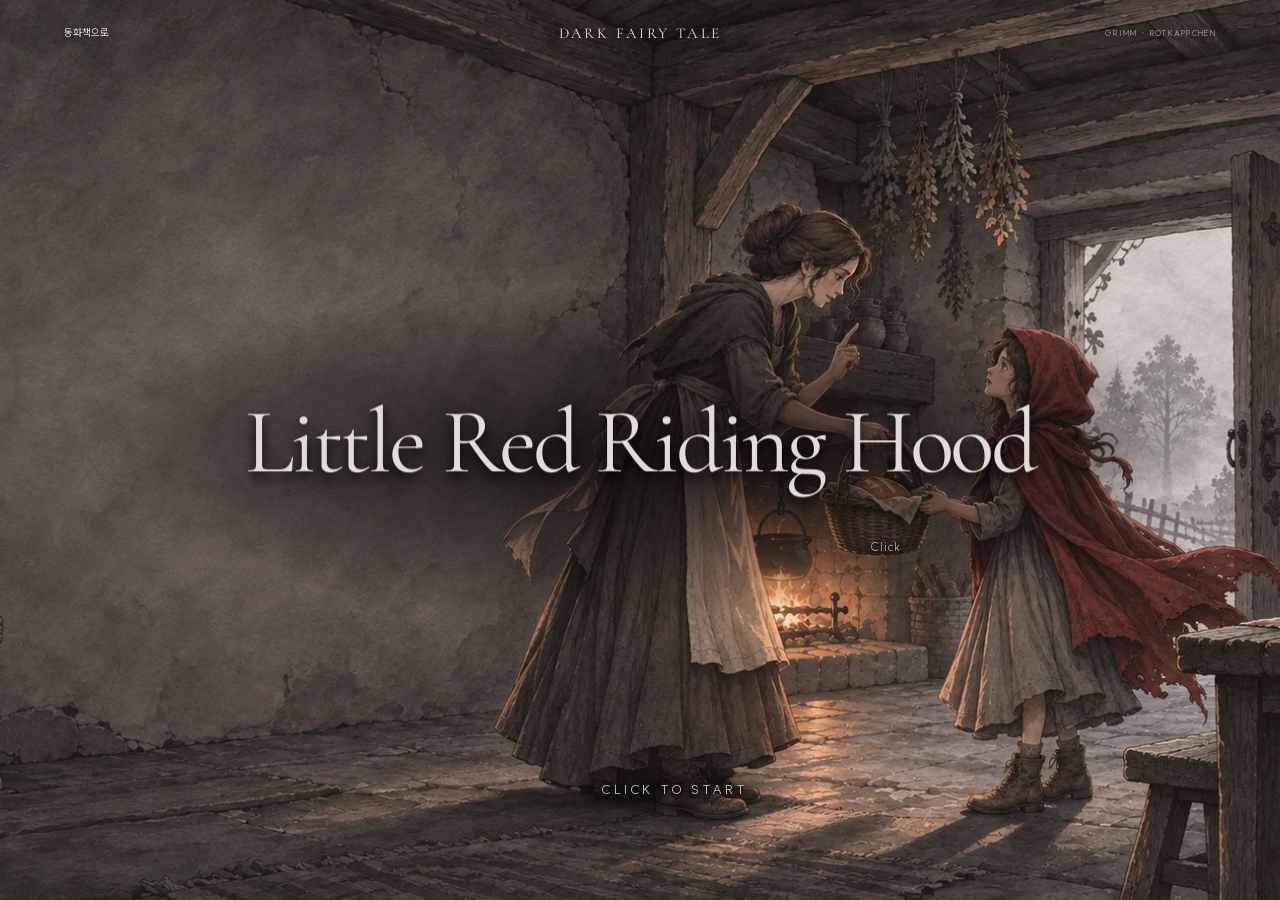
<file: redridinghood/index.html>
<!doctype html>
<html lang="ko" class="story-loading"
  ><head
    ><script>
      if (new URLSearchParams(location.search).get("entry") === "book")
        document.documentElement.classList.add("from-book-entry");</script
    ><style>
      html.story-loading:before {
        content: "Loading";
        position: fixed;
        inset: 0;
        z-index: 1000;
        display: grid;
        place-items: center;
        background: #0b1017;
        color: #dedbd3;
        font:
          22px Georgia,
          serif;
        letter-spacing: 0.12em;
      }
      html.story-loading body {
        visibility: hidden;
      }</style
    ><meta charset="utf-8" /><meta
      name="viewport"
      content="width=device-width,initial-scale=1" /><meta
      name="theme-color"
      content="#11151c" /><meta
      name="description"
      content="잔혹동화의 시작과 끝을 여섯 장면의 그림과 함께 읽는 이야기" /><title
      >Dark Fairy Tale</title
    ><link rel="stylesheet" href="../tales/reader.css?v=4" /><script
      type="module"
      src="../tales/reader.js?v=60"
    ></script
    ><link rel="stylesheet" href="../tales/scene-color.css?v=1" /><link
      rel="stylesheet"
      href="../redridinghood/ending-faq.css" /><link
      rel="stylesheet"
      href="../tales/snow-ending.css" /><link
      rel="stylesheet"
      href="../tales/story-controls.css?v=3" /><link
      rel="stylesheet"
      href="../tales/red-shadows.css?v=1" /><link
      rel="stylesheet"
      href="../tales/scene-stability.css?v=1" /><link
      rel="stylesheet"
      href="../tales/reader-ui.css?v=5" /><link
      rel="stylesheet"
      href="../butterfly-loading.css?v=4" /><link
      rel="stylesheet"
      href="illustrations.css?v=16" /><link
      rel="stylesheet"
      href="../site-cursor.css?v=1" /></head
  ><body data-tale="redridinghood"
    ><div
      class="butterfly-story-loader"
      role="status"
      aria-label="이야기 준비 중"
      ><div class="butterfly-loader-swarm" aria-hidden="true"
        ><i class="butterfly-loader-flight" style="--i: 0"
          ><svg viewBox="0 0 100 80">
            <defs>
              <radialGradient id="story-wing-0">
                <stop stop-color="#f5fbff" />
                <stop offset=".45" stop-color="#79c9ef" />
                <stop offset="1" stop-color="#4676b4" />
              </radialGradient>
            </defs>
            <g fill="url(#story-wing-0)">
              <path
                class="butterfly-loader-wing"
                d="M49 40C34 5 4 1 8 25C10 40 26 45 40 44C15 44 18 70 32 65C42 62 47 49 49 40Z"
              />
              <path
                class="butterfly-loader-wing right"
                d="M51 40C66 5 96 1 92 25C90 40 74 45 60 44C85 44 82 70 68 65C58 62 53 49 51 40Z"
              />
            </g>
            <path d="M50 28Q46 43 50 56Q54 43 50 28" fill="#e0ecf5" /></svg></i
        ><i class="butterfly-loader-flight" style="--i: 1"
          ><svg viewBox="0 0 100 80">
            <defs>
              <radialGradient id="story-wing-1">
                <stop stop-color="#f5fbff" />
                <stop offset=".45" stop-color="#79c9ef" />
                <stop offset="1" stop-color="#4676b4" />
              </radialGradient>
            </defs>
            <g fill="url(#story-wing-1)">
              <path
                class="butterfly-loader-wing"
                d="M49 40C34 5 4 1 8 25C10 40 26 45 40 44C15 44 18 70 32 65C42 62 47 49 49 40Z"
              />
              <path
                class="butterfly-loader-wing right"
                d="M51 40C66 5 96 1 92 25C90 40 74 45 60 44C85 44 82 70 68 65C58 62 53 49 51 40Z"
              />
            </g>
            <path d="M50 28Q46 43 50 56Q54 43 50 28" fill="#e0ecf5" /></svg></i
        ><i class="butterfly-loader-flight" style="--i: 2"
          ><svg viewBox="0 0 100 80">
            <defs>
              <radialGradient id="story-wing-2">
                <stop stop-color="#f5fbff" />
                <stop offset=".45" stop-color="#79c9ef" />
                <stop offset="1" stop-color="#4676b4" />
              </radialGradient>
            </defs>
            <g fill="url(#story-wing-2)">
              <path
                class="butterfly-loader-wing"
                d="M49 40C34 5 4 1 8 25C10 40 26 45 40 44C15 44 18 70 32 65C42 62 47 49 49 40Z"
              />
              <path
                class="butterfly-loader-wing right"
                d="M51 40C66 5 96 1 92 25C90 40 74 45 60 44C85 44 82 70 68 65C58 62 53 49 51 40Z"
              />
            </g>
            <path d="M50 28Q46 43 50 56Q54 43 50 28" fill="#e0ecf5" /></svg></i
        ><i class="butterfly-loader-flight" style="--i: 3"
          ><svg viewBox="0 0 100 80">
            <defs>
              <radialGradient id="story-wing-3">
                <stop stop-color="#f5fbff" />
                <stop offset=".45" stop-color="#79c9ef" />
                <stop offset="1" stop-color="#4676b4" />
              </radialGradient>
            </defs>
            <g fill="url(#story-wing-3)">
              <path
                class="butterfly-loader-wing"
                d="M49 40C34 5 4 1 8 25C10 40 26 45 40 44C15 44 18 70 32 65C42 62 47 49 49 40Z"
              />
              <path
                class="butterfly-loader-wing right"
                d="M51 40C66 5 96 1 92 25C90 40 74 45 60 44C85 44 82 70 68 65C58 62 53 49 51 40Z"
              />
            </g>
            <path d="M50 28Q46 43 50 56Q54 43 50 28" fill="#e0ecf5" /></svg></i
        ><i class="butterfly-loader-flight" style="--i: 4"
          ><svg viewBox="0 0 100 80">
            <defs>
              <radialGradient id="story-wing-4">
                <stop stop-color="#f5fbff" />
                <stop offset=".45" stop-color="#79c9ef" />
                <stop offset="1" stop-color="#4676b4" />
              </radialGradient>
            </defs>
            <g fill="url(#story-wing-4)">
              <path
                class="butterfly-loader-wing"
                d="M49 40C34 5 4 1 8 25C10 40 26 45 40 44C15 44 18 70 32 65C42 62 47 49 49 40Z"
              />
              <path
                class="butterfly-loader-wing right"
                d="M51 40C66 5 96 1 92 25C90 40 74 45 60 44C85 44 82 70 68 65C58 62 53 49 51 40Z"
              />
            </g>
            <path
              d="M50 28Q46 43 50 56Q54 43 50 28"
              fill="#e0ecf5"
            /></svg></i></div
      ><div class="story-loader-copy"
        ><svg class="story-loader-icon" aria-hidden="true" focusable="false">
          <use href="../assets/tale-loading-icons.svg?v=2#wolf"></use></svg
        ><span class="story-loader-track" aria-hidden="true"></span
        ><span class="butterfly-loader-word">Loading</span></div
      ></div
    ><header
      ><a href="../index.html?return=library">동화책으로</a
      ><span class="brand">DARK FAIRY TALE</span
      ><span class="edition"></span></header
    ><div id="stage"
      ><div id="shade"></div
      ><canvas id="hover-canvas" aria-hidden="true"></canvas
      ><div id="cover"></div
      ><div id="heading"><small></small><h1></h1><p></p></div
      ><main id="story" aria-live="polite"
        ><p></p><button id="sentence-next">계속 읽기 →</button></main
      ><button id="next" hidden>다음 장면 ↓</button
      ><div id="controls"
        ><button id="prev" aria-label="이전 장면">←</button
        ><button id="read" aria-expanded="false" aria-controls="story"
          >이야기 읽기</button
        ></div
      ><div id="meta"
        ><span id="number"></span><i></i><span id="label"></span></div
      ><nav id="scene-nav" aria-label="여섯 장면 선택"></nav
      ><div id="ending-links" hidden></div
      ><a id="source" target="_blank" rel="noopener noreferrer" hidden
        >원전 읽기 ↗</a
      ><span id="motion-hint">SCROLL TO TURN THE PAGE</span
      ><div id="progress"><span></span></div></div
    ><div id="rail" aria-hidden="true"></div
    ><noscript>이야기를 읽으려면 자바스크립트를 켜주세요</noscript></body
  ></html
>
</file>
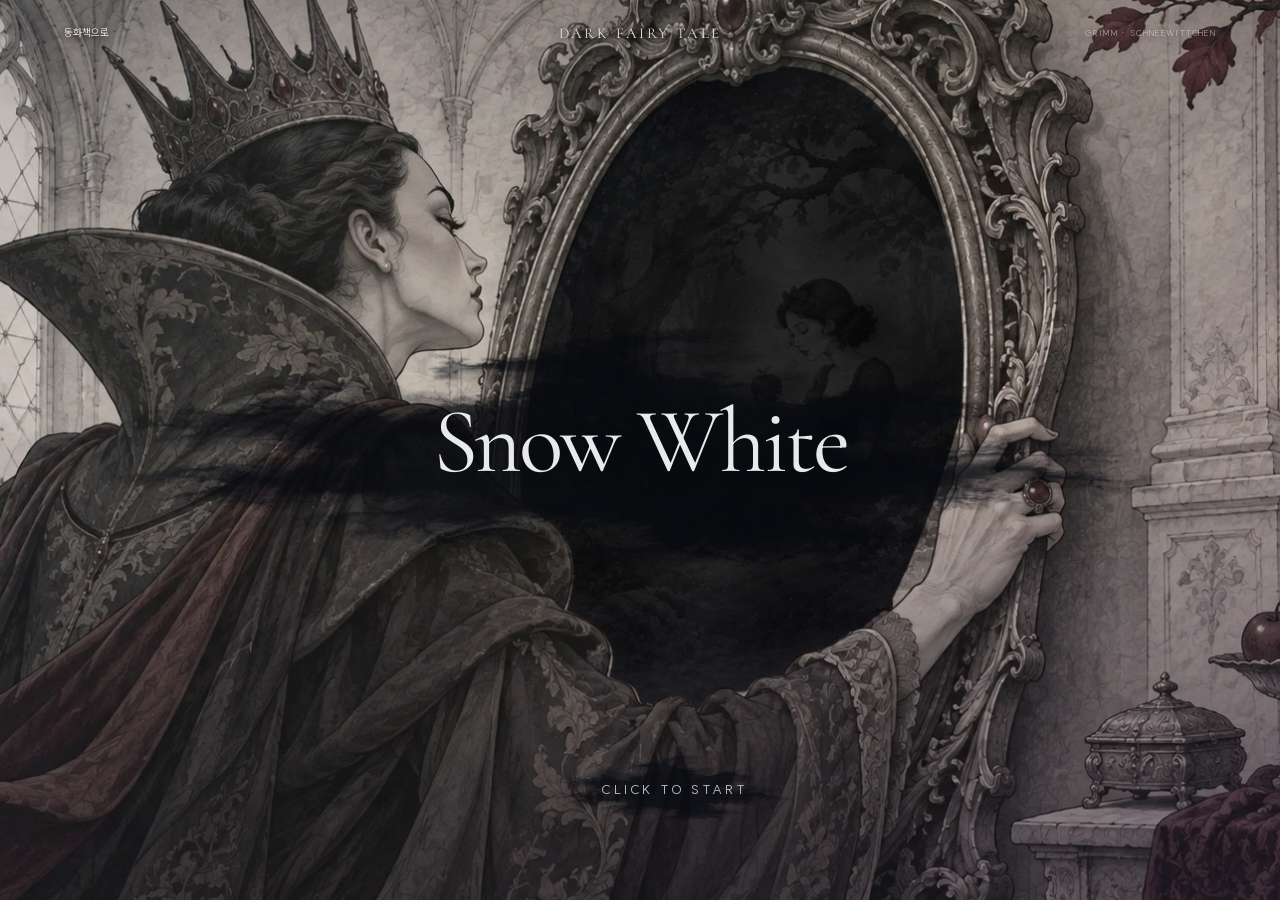
<file: snowwhite/index.html>
<!doctype html>
<html lang="ko" class="story-loading"
  ><head
    ><script>
      if (new URLSearchParams(location.search).get("entry") === "book")
        document.documentElement.classList.add("from-book-entry");</script
    ><style>
      html.story-loading:before {
        content: "Loading";
        position: fixed;
        inset: 0;
        z-index: 1000;
        display: grid;
        place-items: center;
        background: #0b1017;
        color: #dedbd3;
        font:
          22px Georgia,
          serif;
        letter-spacing: 0.12em;
      }
      html.story-loading body {
        visibility: hidden;
      }</style
    ><meta charset="utf-8" /><meta
      name="viewport"
      content="width=device-width,initial-scale=1" /><meta
      name="theme-color"
      content="#11151c" /><meta
      name="description"
      content="잔혹동화의 시작과 끝을 여섯 장면의 그림과 함께 읽는 이야기" /><title
      >Dark Fairy Tale</title
    ><link rel="stylesheet" href="../tales/reader.css?v=5" /><script
      type="module"
      src="../tales/reader.js?v=60"
    ></script
    ><link rel="stylesheet" href="../tales/snow-drama.css?v=3" /><link
      rel="stylesheet"
      href="../redridinghood/ending-faq.css" /><link
      rel="stylesheet"
      href="../tales/snow-ending.css" /><link
      rel="stylesheet"
      href="../tales/scene-color.css?v=1" /><link
      rel="stylesheet"
      href="../tales/story-controls.css?v=3" /><link
      rel="stylesheet"
      href="../tales/tale-transitions.css?v=2" /><link
      rel="stylesheet"
      href="../tales/scene-stability.css?v=1" /><link
      rel="stylesheet"
      href="../tales/reader-ui.css?v=5" /><link
      rel="stylesheet"
      href="../butterfly-loading.css?v=4" /><link
      rel="stylesheet"
      href="../site-cursor.css?v=1" /></head
  ><body data-tale="snowwhite"
    ><div
      class="butterfly-story-loader"
      role="status"
      aria-label="이야기 준비 중"
      ><div class="butterfly-loader-swarm" aria-hidden="true"
        ><i class="butterfly-loader-flight" style="--i: 0"
          ><svg viewBox="0 0 100 80">
            <defs>
              <radialGradient id="story-wing-0">
                <stop stop-color="#f5fbff" />
                <stop offset=".45" stop-color="#79c9ef" />
                <stop offset="1" stop-color="#4676b4" />
              </radialGradient>
            </defs>
            <g fill="url(#story-wing-0)">
              <path
                class="butterfly-loader-wing"
                d="M49 40C34 5 4 1 8 25C10 40 26 45 40 44C15 44 18 70 32 65C42 62 47 49 49 40Z"
              />
              <path
                class="butterfly-loader-wing right"
                d="M51 40C66 5 96 1 92 25C90 40 74 45 60 44C85 44 82 70 68 65C58 62 53 49 51 40Z"
              />
            </g>
            <path d="M50 28Q46 43 50 56Q54 43 50 28" fill="#e0ecf5" /></svg></i
        ><i class="butterfly-loader-flight" style="--i: 1"
          ><svg viewBox="0 0 100 80">
            <defs>
              <radialGradient id="story-wing-1">
                <stop stop-color="#f5fbff" />
                <stop offset=".45" stop-color="#79c9ef" />
                <stop offset="1" stop-color="#4676b4" />
              </radialGradient>
            </defs>
            <g fill="url(#story-wing-1)">
              <path
                class="butterfly-loader-wing"
                d="M49 40C34 5 4 1 8 25C10 40 26 45 40 44C15 44 18 70 32 65C42 62 47 49 49 40Z"
              />
              <path
                class="butterfly-loader-wing right"
                d="M51 40C66 5 96 1 92 25C90 40 74 45 60 44C85 44 82 70 68 65C58 62 53 49 51 40Z"
              />
            </g>
            <path d="M50 28Q46 43 50 56Q54 43 50 28" fill="#e0ecf5" /></svg></i
        ><i class="butterfly-loader-flight" style="--i: 2"
          ><svg viewBox="0 0 100 80">
            <defs>
              <radialGradient id="story-wing-2">
                <stop stop-color="#f5fbff" />
                <stop offset=".45" stop-color="#79c9ef" />
                <stop offset="1" stop-color="#4676b4" />
              </radialGradient>
            </defs>
            <g fill="url(#story-wing-2)">
              <path
                class="butterfly-loader-wing"
                d="M49 40C34 5 4 1 8 25C10 40 26 45 40 44C15 44 18 70 32 65C42 62 47 49 49 40Z"
              />
              <path
                class="butterfly-loader-wing right"
                d="M51 40C66 5 96 1 92 25C90 40 74 45 60 44C85 44 82 70 68 65C58 62 53 49 51 40Z"
              />
            </g>
            <path d="M50 28Q46 43 50 56Q54 43 50 28" fill="#e0ecf5" /></svg></i
        ><i class="butterfly-loader-flight" style="--i: 3"
          ><svg viewBox="0 0 100 80">
            <defs>
              <radialGradient id="story-wing-3">
                <stop stop-color="#f5fbff" />
                <stop offset=".45" stop-color="#79c9ef" />
                <stop offset="1" stop-color="#4676b4" />
              </radialGradient>
            </defs>
            <g fill="url(#story-wing-3)">
              <path
                class="butterfly-loader-wing"
                d="M49 40C34 5 4 1 8 25C10 40 26 45 40 44C15 44 18 70 32 65C42 62 47 49 49 40Z"
              />
              <path
                class="butterfly-loader-wing right"
                d="M51 40C66 5 96 1 92 25C90 40 74 45 60 44C85 44 82 70 68 65C58 62 53 49 51 40Z"
              />
            </g>
            <path d="M50 28Q46 43 50 56Q54 43 50 28" fill="#e0ecf5" /></svg></i
        ><i class="butterfly-loader-flight" style="--i: 4"
          ><svg viewBox="0 0 100 80">
            <defs>
              <radialGradient id="story-wing-4">
                <stop stop-color="#f5fbff" />
                <stop offset=".45" stop-color="#79c9ef" />
                <stop offset="1" stop-color="#4676b4" />
              </radialGradient>
            </defs>
            <g fill="url(#story-wing-4)">
              <path
                class="butterfly-loader-wing"
                d="M49 40C34 5 4 1 8 25C10 40 26 45 40 44C15 44 18 70 32 65C42 62 47 49 49 40Z"
              />
              <path
                class="butterfly-loader-wing right"
                d="M51 40C66 5 96 1 92 25C90 40 74 45 60 44C85 44 82 70 68 65C58 62 53 49 51 40Z"
              />
            </g>
            <path
              d="M50 28Q46 43 50 56Q54 43 50 28"
              fill="#e0ecf5"
            /></svg></i></div
      ><div class="story-loader-copy"
        ><svg class="story-loader-icon" aria-hidden="true" focusable="false">
          <use href="../assets/tale-loading-icons.svg?v=2#apple"></use></svg
        ><span class="story-loader-track" aria-hidden="true"></span
        ><span class="butterfly-loader-word">Loading</span></div
      ></div
    ><header
      ><a href="../index.html?return=library">동화책으로</a
      ><span class="brand">DARK FAIRY TALE</span
      ><span class="edition"></span></header
    ><div id="stage"
      ><div id="shade"></div
      ><canvas id="hover-canvas" aria-hidden="true"></canvas
      ><div id="cover"></div
      ><div id="heading"><small></small><h1></h1><p></p></div
      ><main id="story" aria-live="polite"
        ><p></p><button id="sentence-next">계속 읽기 →</button></main
      ><button id="next" hidden>다음 장면 ↓</button
      ><div id="controls"
        ><button id="prev" aria-label="이전 장면">←</button
        ><button id="read" aria-expanded="false" aria-controls="story"
          >이야기 읽기</button
        ></div
      ><div id="meta"
        ><span id="number"></span><i></i><span id="label"></span></div
      ><nav id="scene-nav" aria-label="여섯 장면 선택"></nav
      ><div id="ending-links" hidden></div
      ><a id="source" target="_blank" rel="noopener noreferrer" hidden
        >원전 읽기 ↗</a
      ><span id="motion-hint">SCROLL TO TURN THE PAGE</span
      ><div id="progress"><span></span></div></div
    ><div id="rail" aria-hidden="true"></div
    ><noscript>이야기를 읽으려면 자바스크립트를 켜주세요</noscript></body
  ></html
>
</file>
<file: main-intro.css>
.book-scene {
  position: relative;
  min-height: 100vh;
  min-height: 100svh;
  transform: translateZ(0);
  isolation: isolate;
  overflow: clip;
}
.main-intro {
  position: relative;
  height: 100vh;
  height: 100svh;
  min-height: 0;
  overflow: hidden;
  isolation: isolate;
  background: #777673 url(assets/main-intro-bg.webp) center / cover no-repeat;
  color: #eee3d3;
  display: grid;
  place-items: center;
  text-align: center;
}
.main-intro__video {
  position: absolute;
  inset: 0;
  width: 100%;
  height: 100%;
  object-fit: cover;
  object-position: center;
  background: transparent;
  pointer-events: none;
  z-index: 0;
  opacity: 1;
  transition: opacity 0.6s ease;
}
.main-intro__video--loop {
  opacity: 0;
  transition: opacity 0.6s ease;
  z-index: 1;
}
.main-intro.is-looping .main-intro__video--loop {
  opacity: 1;
}
.main-intro.is-looping [data-petals-intro] {
  opacity: 0;
}
.main-intro__copy {
  padding: 32px 20px;
  text-shadow: 0 3px 28px #000;
}
.main-intro__eyebrow {
  font:
    10px/1.8 Georgia,
    serif;
  letter-spacing: 0.38em;
  margin: 0 0 26px;
  color: #c6b9a4;
}
.main-intro h1 {
  font:
    normal clamp(40px, 7.4vw, 112px) / 1.08 Georgia,
    "Times New Roman",
    serif;
  letter-spacing: 0.07em;
  margin: 0;
}
.main-intro h1 span {
  display: block;
}
.main-intro__description {
  font:
    14px/1.9 Georgia,
    Malgun Gothic,
    serif;
  letter-spacing: 0.12em;
  margin: 28px 0 0;
  color: #cbbeb0;
}
.main-intro__scroll {
  position: absolute;
  z-index: 2;
  bottom: 32px;
  left: 50%;
  transform: translate(-50%);
  padding: 14px 24px;
  font:
    10px/1.7 Georgia,
    serif;
  letter-spacing: 0.24em;
  white-space: nowrap;
  color: #dfcfb9;
}
.main-intro__scroll:after {
  content: "";
  display: block;
  width: 1px;
  height: 32px;
  margin: 14px auto 0;
  background: linear-gradient(#d5b695, transparent);
}
.main-intro__scroll:focus-visible {
  outline: 1px solid #dfcfb9;
  outline-offset: 3px;
}
@media (max-width: 600px) {
  .main-intro h1 {
    font-size: clamp(34px, 10vw, 60px);
  }
  .main-intro__eyebrow {
    font-size: 8px;
  }
  .main-intro__description {
    font-size: 12px;
    letter-spacing: 0.04em;
  }
}
@media (max-aspect-ratio: 4/3) {
  .main-intro {
    background-size: contain;
    background-position: center;
  }
  .main-intro__video {
    object-fit: contain;
    object-position: center;
  }
}
@media (prefers-reduced-motion: reduce) {
  .main-intro__video {
    transition: none;
  }
}
</file>
<file: main-nav.css>
.library-page {
  --main-nav-height: 64px;
  padding-top: 0;
}
.main-navigation {
  position: fixed;
  inset: 0 0 auto;
  z-index: 100;
  height: var(--main-nav-height);
  display: flex;
  align-items: center;
  justify-content: space-between;
  gap: 20px;
  padding: 0 clamp(16px, 4vw, 64px);
  background: transparent;
  backdrop-filter: none;
  -webkit-backdrop-filter: none;
  border-bottom: 1px solid #e2e5df;
  color: #e2e5df;
  font-family:
    Archive Cinzel Decorative,
    Georgia,
    serif;
}
.main-navigation a,
.main-navigation button {
  font:
    400 12px/1.5 Archive Cinzel Decorative,
    Georgia,
    serif;
  letter-spacing: 0.05em;
  color: inherit;
  text-decoration: none;
  background: none;
  border: 0;
  padding: 9px 0;
  cursor: pointer;
  white-space: nowrap;
}
.main-navigation .main-navigation__brand {
  font-size: 15px;
  letter-spacing: 0.07em;
}
.main-navigation__links {
  display: flex;
  align-items: center;
  gap: clamp(18px, 3vw, 42px);
}
.main-navigation a:hover,
.main-navigation button:hover {
  text-decoration: underline;
  text-underline-offset: 6px;
  color: #fff;
}
.main-navigation :focus-visible {
  outline: 1px solid #c6cec1;
  outline-offset: 5px;
  text-decoration: underline;
  text-underline-offset: 6px;
}
#main-intro,
#book-scene {
  scroll-margin-top: var(--main-nav-height);
}
.library-page .main-intro {
  height: 100vh;
  height: 100svh;
}
@media (max-width: 600px) {
  .library-page {
    --main-nav-height: 54px;
  }
  .main-navigation {
    padding: 0 12px;
    gap: 10px;
  }
  .main-navigation .main-navigation__brand {
    font-size: 11px;
    letter-spacing: 0.015em;
  }
  .main-navigation__links {
    gap: 14px;
  }
  .main-navigation a,
  .main-navigation button {
    font-size: 10px;
    letter-spacing: 0;
  }
}
@media (max-width: 350px) {
  .main-navigation__links {
    gap: 9px;
  }
  .main-navigation .main-navigation__brand {
    font-size: 10px;
  }
}
@media (prefers-reduced-motion: reduce) {
  .main-navigation * {
    transition: none;
  }
}
.main-navigation .main-navigation__brand {
  position: absolute;
  left: 50%;
  transform: translate(-50%);
  text-align: center;
}
.main-navigation__links {
  margin-left: auto;
}
@media (max-width: 700px) {
  .library-page {
    --main-nav-height: 88px;
  }
  .main-navigation {
    height: 88px;
    align-items: flex-end;
    padding-bottom: 8px;
  }
  .main-navigation .main-navigation__brand {
    top: 8px;
    font-size: 13px;
  }
  .main-navigation__links {
    margin: 0 auto;
  }
}
</file>
<file: site-base.css>
* {
  box-sizing: border-box;
}
html {
  scroll-behavior: smooth;
}
body {
  margin: 0;
  background: #111;
  color: #eee3d3;
}
.sr-only {
  position: absolute;
  width: 1px;
  height: 1px;
  padding: 0;
  margin: -1px;
  overflow: hidden;
  clip: rect(0, 0, 0, 0);
  white-space: nowrap;
  border: 0;
}
.book-scene {
  height: 100svh;
  min-height: 600px;
  isolation: isolate;
  overflow: hidden;
}
.book-library-frame {
  display: block;
  width: 100%;
  height: 100%;
  border: 0;
  background: #111;
}
.local-file-notice {
  display: none;
}
.local-file-entry body > :not(.local-file-notice) {
  display: none !important;
}
.local-file-entry .local-file-notice {
  min-height: 100svh;
  display: grid;
  place-content: center;
  max-width: 640px;
  margin-inline: auto;
  padding: 32px;
  color: #eee3d3;
  font:
    16px/1.65 system-ui,
    sans-serif;
}
.local-file-notice h1 {
  margin: 0;
  font:
    400 clamp(36px, 8vw, 64px) / 1.1 Georgia,
    serif;
}
.local-file-notice a {
  color: inherit;
}
</file>
<file: forest-entry/forest-entry.css>
.main-intro {
  cursor: pointer;
}
.main-intro__scroll {
  cursor: pointer;
  bottom: 35px;
  border: 1px solid #c8bfa66b;
  background: #17191655;
  padding: 17px 30px;
  letter-spacing: 0.25em;
  backdrop-filter: blur(3px);
}
.main-intro__scroll:after {
  display: none;
}
.main-intro__scroll:hover {
  background: #17191699;
  border-color: #e2d5b7;
}
.main-intro__scroll:focus-visible {
  outline: 2px solid #e2d5b7;
  outline-offset: 6px;
}
.forest-portal {
  position: fixed;
  inset: 0;
  z-index: 1000;
  overflow: hidden;
  isolation: isolate;
  background: #51544e;
  opacity: 0;
  visibility: hidden;
  pointer-events: none;
  transition:
    opacity 0.35s,
    visibility 0.35s;
}
.forest-portal.active {
  opacity: 1;
  visibility: visible;
  pointer-events: auto;
}
.portal-landscape {
  position: absolute;
  inset: -8%;
  background: #737570 url(forest-depth.webp) center/cover no-repeat;
  transform-origin: 50% 58%;
  filter: brightness(0.8);
}
.portal-haze {
  position: absolute;
  inset: 0;
  background:
    radial-gradient(ellipse at 50% 56%, #e3e1d477, transparent 45%),
    linear-gradient(0deg, #151b15aa, transparent 55%);
  pointer-events: none;
}
.portal-tree {
  position: absolute;
  top: -12%;
  bottom: -12%;
  width: 42%;
  height: 124%;
  filter: drop-shadow(20px 0 20px #0004);
}
.portal-tree-left {
  left: -5%;
  transform-origin: 0 50%;
}
.portal-tree-right {
  right: -7%;
  transform: scaleX(-1);
  transform-origin: 100% 50%;
}
.portal-tree-far {
  width: 29%;
  opacity: 0.55;
  filter: blur(1px);
  left: 13%;
  top: -4%;
}
.portal-tree-far-right {
  left: auto;
  right: 13%;
  transform: scaleX(-1);
}
.portal-walker-path {
  position: absolute;
  left: 46%;
  top: 68%;
  width: clamp(110px, 13vw, 180px);
  aspect-ratio: 1;
  transform: translate(-50%, -50%);
  transform-origin: center 85%;
  filter: drop-shadow(0 8px 6px #0005);
}
.portal-walker {
  width: 100%;
  height: 100%;
  background: url(redhood-walk.webp) 0 0/600% 100% no-repeat;
}
.forest-portal.active .portal-walker {
  animation: redhood-steps 0.8s steps(6) infinite;
}
.portal-ground-shadow {
  position: absolute;
  left: 26%;
  right: 26%;
  bottom: 7%;
  height: 6%;
  background: #0003;
  filter: blur(8px);
  border-radius: 50%;
}
.portal-fog {
  position: absolute;
  inset: -20%;
  background: radial-gradient(ellipse at center, #c5c9b870, transparent 58%);
  filter: blur(35px);
  opacity: 0.2;
  pointer-events: none;
}
.portal-curtain {
  position: absolute;
  inset: 0;
  background: #343d34;
  opacity: 0;
  pointer-events: none;
}
.portal-caption {
  position: absolute;
  bottom: 7%;
  left: 0;
  right: 0;
  text-align: center;
  color: #e1dec9;
  font:
    italic 17px Georgia,
    serif;
  letter-spacing: 2px;
  opacity: 0.9;
}
.portal-busy {
  overflow: hidden !important;
}
.portal-busy .main-navigation {
  pointer-events: none;
}
@keyframes redhood-steps {
  to {
    background-position: -600% 0;
  }
}
@media (max-width: 700px) {
  .portal-tree {
    width: 57%;
  }
  .portal-tree-left {
    left: -15%;
  }
  .portal-tree-right {
    right: -17%;
  }
  .portal-tree-far {
    left: 3%;
    width: 35%;
  }
  .portal-tree-far-right {
    left: auto;
    right: 3%;
  }
  .portal-walker-path {
    width: 125px;
  }
  .portal-caption {
    font-size: 13px;
  }
  .portal-landscape {
    background-position: 48% center;
  }
}
@media (prefers-reduced-motion: reduce) {
  .forest-portal,
  .main-intro__scroll {
    transition: none;
  }
  .portal-walker {
    animation: none !important;
  }
}
.portal-walker-path {
  width: clamp(62px, 7vw, 100px);
  aspect-ratio: 1/2;
}
.portal-ground-shadow {
  bottom: 17%;
}
@keyframes redhood-steps {
  to {
    background-position: 120% 0;
  }
}
@media (max-width: 700px) {
  .portal-walker-path {
    width: 78px;
  }
}
.portal-tree {
  background: none;
}
.main-intro {
  background: #737570 url(forest-depth.webp) center/cover no-repeat;
}
.main-intro__video {
  display: none !important;
}
.main-intro:before {
  content: "";
  position: absolute;
  inset: 0;
  background: linear-gradient(90deg, #18201838, transparent 50%, #18201855);
  pointer-events: none;
}
.main-intro__copy.sr-only {
  position: absolute;
  width: auto;
  height: auto;
  margin: 0;
  clip: auto;
  overflow: visible;
  white-space: normal;
  right: 8%;
  left: auto;
  top: 29%;
  padding: 0;
  text-align: left;
  z-index: 2;
}
.main-intro__copy .main-intro__eyebrow {
  font-size: 8px;
  margin-bottom: 20px;
  letter-spacing: 0.25em;
}
.main-intro__copy h1 {
  font-size: clamp(44px, 6.4vw, 98px);
  font-family: Georgia, serif;
  line-height: 1.05;
  letter-spacing: 0.025em;
}
.main-intro__copy .main-intro__description {
  font-size: 11px;
  margin-top: 22px;
  letter-spacing: 0.07em;
}
.hero-walker,
.portal-walker-path {
  position: absolute;
  left: 38%;
  top: 67%;
  width: clamp(115px, 13vw, 190px);
  aspect-ratio: 1/2;
  transform: translate(-50%, -50%);
  transform-origin: center 85%;
}
.hero-walker {
  z-index: 2;
  background: url(redhood-walk.webp) 0 0/600% 100% no-repeat;
  filter: drop-shadow(0 10px 7px #0005);
  pointer-events: none;
}
.forest-portal.active .portal-walker {
  animation-duration: 1.45s;
}
.portal-busy .hero-walker {
  opacity: 0;
}
.falling-petals {
  position: fixed;
  inset: 0;
  z-index: 1100;
  pointer-events: none;
  overflow: hidden;
}
.falling-petals i {
  position: absolute;
  top: -30px;
  left: var(--x);
  width: var(--size);
  height: calc(var(--size) * 1.7);
  border-radius: 80% 10% 75% 15%;
  background: linear-gradient(140deg, #af4845, #5c2029);
  opacity: 0.7;
  box-shadow: inset 1px 0 #d47b5b33;
  animation: petal-fall var(--duration) var(--delay) linear infinite;
}
@keyframes petal-fall {
  0% {
    transform: translate3d(0, -30px, 0) rotate(0) rotateY(0);
    opacity: 0;
  }
  8% {
    opacity: 0.65;
  }
  90% {
    opacity: 0.65;
  }
  to {
    transform: translate3d(var(--drift), 110vh, 0) rotate(400deg)
      rotateY(270deg);
    opacity: 0;
  }
}
@media (max-width: 700px) {
  .hero-walker,
  .portal-walker-path {
    width: 120px;
  }
  .main-intro__copy.sr-only {
    right: 7%;
    top: 23%;
    left: 40%;
  }
  .main-intro__copy h1 {
    font-size: clamp(32px, 8vw, 52px);
  }
  .main-intro__copy .main-intro__eyebrow {
    font-size: 5px;
    margin-bottom: 15px;
  }
  .main-intro__copy .main-intro__description {
    font-size: 8px;
    line-height: 1.8;
    max-width: 160px;
  }
  .hero-walker {
    top: 67%;
    left: 32%;
  }
  .falling-petals i:nth-child(2n) {
    display: none;
  }
}
@media (prefers-reduced-motion: reduce) {
  .falling-petals {
    display: none;
  }
  .hero-walker {
    animation: none;
  }
}
@media (max-width: 700px) {
  .hero-walker {
    left: 38%;
  }
}
.ae-petals {
  position: fixed;
  inset: 0;
  z-index: 1100;
  display: block;
  width: 100%;
  height: 100%;
  object-fit: cover;
  pointer-events: none;
  background: transparent;
  opacity: 1;
}
@media (prefers-reduced-motion: reduce) {
  .ae-petals {
    display: none;
  }
}
.main-intro {
  background: #111c28;
  isolation: isolate;
}
.forest-canvas {
  position: absolute;
  inset: 0;
  width: 100%;
  height: 100%;
  z-index: 0;
}
.forest-canvas.travelling {
  position: fixed;
  z-index: 999;
}
.main-intro:before {
  z-index: 1;
  background: linear-gradient(90deg, transparent 25%, #0d17224a 100%);
}
.main-intro__copy.sr-only {
  z-index: 2;
  color: #e4e9ed;
  text-shadow: 0 2px 28px #0005;
}
.main-intro__scroll {
  z-index: 3;
  background: #15202b55;
  border-color: #afc3d355;
}
.portal-busy .main-intro__copy,
.portal-busy .main-intro__scroll {
  opacity: 0;
  transition: opacity 0.6s;
}
.forest-portal {
  background: transparent;
}
.portal-landscape,
.portal-haze,
.portal-tree,
.portal-walker-path,
.portal-fog {
  visibility: hidden;
}
.portal-curtain {
  background: #101820;
}
.hero-walker {
  display: none !important;
}
html {
  scroll-behavior: auto;
}
.forest-journey {
  position: relative;
  height: 400svh;
}
.forest-journey .main-intro {
  position: sticky;
  top: 0;
  height: 100svh;
  min-height: 0;
  overflow: hidden;
  cursor: default;
}
.forest-canvas,
.forest-canvas.travelling {
  position: absolute;
  inset: 0;
  z-index: 0;
}
.main-intro__copy.sr-only {
  opacity: var(--title-opacity, 1);
  transform: translateY(calc(var(--journey, 0) * -90px));
  right: 8%;
  top: 30%;
}
.main-intro__copy h1 {
  font-weight: 400;
  letter-spacing: -0.025em;
}
.main-intro:before {
  background:
    linear-gradient(90deg, #101b2110, transparent 48%, #101b2140),
    linear-gradient(0deg, #101b2177, transparent 28%);
  z-index: 1;
}
.main-intro__scroll {
  opacity: var(--title-opacity, 1);
  bottom: 7%;
  border: 0;
  border-bottom: 1px solid #c1cab85c;
  background: transparent;
  padding: 12px 0;
  font-size: 9px;
  letter-spacing: 0.3em;
}
.main-intro__scroll:hover {
  background: transparent;
}
.journey-caption {
  position: absolute;
  left: 10%;
  top: 40%;
  z-index: 2;
  opacity: var(--caption-opacity, 0);
  color: #e5e8db;
  pointer-events: none;
}
.journey-caption span {
  font:
    9px Arial,
    sans-serif;
  letter-spacing: 0.3em;
  color: #b6c2ae;
}
.journey-caption p {
  font:
    italic clamp(28px, 4vw, 60px) / 1.2 Georgia,
    serif;
  margin-top: 22px;
}
.journey-progress {
  position: absolute;
  left: 35px;
  bottom: 8%;
  height: 130px;
  width: 1px;
  background: #b8c3b22a;
  z-index: 2;
}
.journey-progress i {
  display: block;
  width: 1px;
  height: 100%;
  background: #d1d6bf;
  transform-origin: bottom;
  transform: scaleY(0);
}
.journey-progress span {
  position: absolute;
  left: 12px;
  bottom: 0;
  writing-mode: vertical-rl;
  font:
    8px Arial,
    sans-serif;
  letter-spacing: 0.2em;
  color: #bac7bb;
}
.book-scene {
  position: relative;
  margin-top: -100svh;
  z-index: 5;
  opacity: var(--book-reveal, 0);
  pointer-events: none;
  height: 100svh !important;
  min-height: 0 !important;
}
.book-scene.journey-preview {
  position: fixed;
  inset: 0;
  margin: 0;
}
.book-scene.journey-ready {
  pointer-events: auto;
}
.ae-petals {
  z-index: 6;
}
.main-navigation {
  z-index: 20;
}
.forest-portal {
  display: none !important;
}
@media (max-width: 700px) {
  .forest-journey {
    height: 350svh;
  }
  .main-intro__copy.sr-only {
    left: 9%;
    right: 7%;
    top: 25%;
  }
  .main-intro__copy h1 {
    font-size: clamp(42px, 10vw, 70px);
  }
  .main-intro__copy .main-intro__description {
    max-width: none;
  }
  .journey-caption {
    left: 9%;
    right: 8%;
  }
  .journey-progress {
    left: 20px;
    height: 90px;
  }
}
@media (prefers-reduced-motion: reduce) {
  .forest-journey {
    height: 180svh;
  }
  .journey-caption {
    display: none;
  }
  .main-intro__copy.sr-only {
    transform: none;
  }
}
.forest-journey {
  height: 700svh;
}
.book-scene,
.book-scene.journey-preview,
.book-scene.journey-ready {
  display: none;
  position: relative;
  inset: auto;
  margin: 0;
  opacity: 1;
  pointer-events: none;
}
.library-entered .forest-journey {
  display: none;
}
.library-entered .book-scene {
  display: block;
  height: 100svh !important;
  pointer-events: auto;
}
.library-entered .ae-petals {
  display: none;
}
.journey-caption {
  inset: auto auto 17% 8%;
  max-width: 390px;
}
.journey-caption.caption-right {
  left: auto;
  right: 8%;
  text-align: right;
}
.journey-caption p {
  font-size: clamp(22px, 2.6vw, 40px);
  line-height: 1.4;
  word-break: keep-all;
}
.journey-caption span {
  font-size: 9px;
  letter-spacing: 0.18em;
}
.journey-open {
  position: absolute;
  z-index: 4;
  left: 50%;
  bottom: 7%;
  transform: translate(-50%);
  display: flex;
  align-items: center;
  flex-direction: column;
  gap: 12px;
  width: max-content;
  max-width: 90%;
  padding: 18px 30px;
  border: 0;
  border-bottom: 1px solid #c5b68b66;
  color: #e2d4b1;
  background: transparent;
  opacity: var(--final-opacity, 0);
  cursor: pointer;
  transition:
    color 0.3s,
    text-shadow 0.3s;
}
.journey-open:disabled {
  pointer-events: none;
}
.journey-open span {
  font:
    8px Arial,
    sans-serif;
  letter-spacing: 0.25em;
}
.journey-open strong {
  font:
    italic 32px Georgia,
    serif;
  font-weight: 400;
}
.journey-open small {
  font:
    10px Arial,
    sans-serif;
  letter-spacing: 0.12em;
  color: #b6bbaa;
}
.journey-open:hover {
  color: #fff4d8;
  text-shadow: 0 0 24px #f9dba277;
}
.journey-open:focus-visible {
  outline: 1px solid #e6d6ac;
  outline-offset: 5px;
}
.journey-light {
  position: fixed;
  inset: 0;
  z-index: 2000;
  pointer-events: none;
  opacity: 0;
  background: radial-gradient(
    ellipse at 50% 45%,
    #fff9e8,
    #e6d0a1 70%,
    #b1a486
  );
  transition: opacity 0.65s ease-in;
}
.journey-illuminating .journey-light {
  opacity: 1;
  transition: opacity 1.1s ease-in;
}
.journey-illuminating .journey-open {
  pointer-events: none;
}
.library-entered .main-navigation {
  background: #131b1a77;
}
.journey-progress {
  height: 160px;
}
@media (max-width: 700px) {
  .forest-journey {
    height: 750svh;
  }
  .journey-caption,
  .journey-caption.caption-right {
    left: 9%;
    right: 9%;
    bottom: 14%;
    text-align: left;
    max-width: none;
  }
  .journey-caption p {
    font-size: 22px;
  }
  .journey-caption span {
    font-size: 8px;
  }
  .journey-open {
    bottom: 8%;
  }
  .journey-progress {
    height: 100px;
  }
}
@media (prefers-reduced-motion: reduce) {
  .forest-journey {
    height: 500svh;
  }
  .journey-light,
  .journey-illuminating .journey-light {
    transition: none;
  }
}
.journey-open {
  color: #fff1ce;
  text-shadow: 0 2px 12px #000b;
  background: linear-gradient(
    90deg,
    transparent,
    #111c287d 25%,
    #111c287d 75%,
    transparent
  );
}
.journey-open small {
  color: #eee6d6;
}
.journey-open span {
  color: #d8c9a8;
}
.journey-open:hover {
  background: linear-gradient(
    90deg,
    transparent,
    #111c2899 25%,
    #111c2899 75%,
    transparent
  );
}
.forest-journey {
  height: 840svh;
}
@media (max-width: 700px) {
  .forest-journey {
    height: 900svh;
  }
}
@media (prefers-reduced-motion: reduce) {
  .forest-journey {
    height: 600svh;
  }
}
.journey-light {
  background: #020408;
  transition: opacity 0.8s ease;
  display: grid;
  place-items: center;
  overflow: hidden;
  color: #f5f7fb;
}
.journey-loading {
  overflow: hidden;
}
.journey-loading .journey-light {
  opacity: 1;
  pointer-events: auto;
  transition: opacity 0.32s ease-out;
}
.journey-loading .main-navigation,
.journey-loading .journey-open {
  pointer-events: none;
}
.journey-loading-copy {
  position: relative;
  z-index: 2;
  width: min(310px, 68vw);
  text-align: center;
  opacity: 0;
  transform: translateY(10px);
  transition:
    opacity 0.65s,
    transform 0.9s;
}
.journey-loading .journey-loading-copy {
  opacity: 1;
  transform: none;
  transition-delay: 0.16s;
}
@media (prefers-reduced-motion: reduce) {
  .journey-light,
  .journey-loading .journey-light,
  .journey-loading-copy,
  .journey-loading .journey-loading-copy {
    transition: none;
  }
}

#main-intro .forest-canvas {
  opacity: 0;
  transition: opacity 0.45s ease;
}
#main-intro[data-scene-ready="true"] .forest-canvas {
  opacity: 1;
}
@media (prefers-reduced-motion: reduce) {
  #main-intro .forest-canvas {
    transition: none;
  }
}
#main-intro[data-scene-ready="fallback"] {
  background: #111c28 url("forest-depth.webp") center / cover no-repeat;
}
</file>
<file: book-library/typography.css>
@font-face {
  font-family: Cormorant Garamond;
  src: url(fonts/CormorantGaramond-Regular.ttf) format("truetype");
  font-weight: 400;
  font-style: normal;
  font-display: swap;
}
@font-face {
  font-family: Cormorant Garamond;
  src: url(fonts/CormorantGaramond-Italic.ttf) format("truetype");
  font-weight: 400;
  font-style: italic;
  font-display: swap;
}
@font-face {
  font-family: SUIT;
  src: url(fonts/SUIT-Variable.woff2) format("woff2");
  font-weight: 100 900;
  font-style: normal;
  font-display: swap;
}
:root {
  --archive-type: "Cormorant Garamond", SUIT, Georgia, serif;
}
body.library,
body.library-page {
  font-family: var(--archive-type);
}
.library :is(h1, h2, p, a, button, small, span, div),
.library-page
  :is(
    .main-navigation a,
    .main-navigation button,
    .intro-about,
    .intro-about button,
    .main-intro__copy,
    .main-intro__scroll
  ) {
  font-family: var(--archive-type);
}
.library
  :is(
    .library-intro > p:last-child,
    #tale-description,
    .reader-subtitle,
    #reader-text,
    .back-library,
    .book-cursor-label,
    #selection-status
  ) {
  font-family: SUIT, sans-serif;
}
.library :is(.library-intro h1, .selection h2, .reader article h2) {
  font-weight: 400;
  font-synthesis: none;
}
.library .selection h2 {
  position: relative;
  isolation: isolate;
  text-shadow: 0 8px 30px #0008;
}
.library .selection h2:after {
  content: attr(data-shadow-title);
  position: absolute;
  inset: 0;
  z-index: -1;
  color: #080a09;
  filter: blur(10px);
  opacity: 0.38;
  transform: translateY(8px) scale(1.025);
  pointer-events: none;
}
@media (prefers-reduced-motion: reduce) {
  .library .selection h2:after {
    display: none;
  }
}
</file>
<file: forest-entry/hero-type.css>
.forest-journey .main-intro__copy.sr-only {
  left: 5%;
  right: 5%;
  top: 50%;
  width: auto;
  max-width: none;
  text-align: center;
  pointer-events: none;
  transform: translateY(-50%);
  filter: none;
}
.forest-journey .main-intro__copy h1 {
  font:
    italic 400 clamp(54px, 8vw, 118px) / 1.04 "Cormorant Garamond",
    SUIT,
    Georgia,
    serif;
  letter-spacing: 0.02em;
  text-transform: uppercase;
  color: #eee8dc;
  text-shadow: none;
}
.forest-journey .main-intro__copy h1 span + span {
  margin-top: 0;
}
.forest-journey .main-intro__copy .main-intro__eyebrow {
  font:
    400 16px/1.2 Cormorant Garamond,
    SUIT,
    Georgia,
    serif;
  letter-spacing: 0.32px;
  margin-bottom: 24px;
}
.forest-journey .main-intro__copy .main-intro__description {
  font:
    400 12px/1.8 SUIT,
    sans-serif;
  letter-spacing: 0.03em;
  margin-top: 24px;
  max-width: none;
}
.forest-journey .journey-caption,
.forest-journey .journey-caption.caption-right {
  inset: 107px auto auto 50%;
  width: 524px;
  max-width: calc(100% - 48px);
  text-align: center;
  transform: translate(-50%);
  filter: none;
  opacity: 1;
  pointer-events: none;
}
.forest-journey .journey-caption > span {
  display: block;
  font:
    400 24px/1 Cormorant Garamond,
    SUIT,
    Georgia,
    serif;
  letter-spacing: 0.48px;
  text-transform: uppercase;
  color: #eee8dc;
  text-shadow: none;
}
.forest-journey .journey-caption p {
  font:
    400 18px/1.5 SUIT,
    sans-serif;
  letter-spacing: 0.02em;
  margin: 8px 0 0;
  color: #eee8dc;
  text-shadow: none;
  word-break: keep-all;
}
.forest-journey .journey-caption .type-line {
  display: block;
  font: inherit;
  color: inherit;
  letter-spacing: inherit;
  opacity: 0;
  filter: blur(40px);
}
.forest-journey .journey-caption:before,
.forest-journey .journey-caption:after {
  content: "";
  position: absolute;
  left: -80px;
  right: -80px;
  height: 1px;
  background: linear-gradient(
    90deg,
    transparent,
    #c2a9a7 49.4%,
    transparent 49.4%,
    transparent 50.6%,
    #c2a9a7 50.6%,
    transparent
  );
  opacity: var(--frame-alpha, 0);
}
.forest-journey .journey-caption:before {
  top: -16px;
}
.forest-journey .journey-caption:after {
  bottom: -14px;
}
.forest-journey .journey-caption .type-diamond {
  position: absolute;
  left: calc(50% - 3px);
  top: -19px;
  width: 7px;
  height: 7px;
  box-sizing: border-box;
  border: 1px solid #65bfff;
  transform: rotate(45deg);
  opacity: var(--frame-alpha, 0);
  background: radial-gradient(#48baff 0 1.5px, transparent 1.6px);
}
.forest-journey
  :is(
    .main-intro__scroll,
    .journey-open strong,
    .journey-open span,
    .journey-progress span
  ) {
  font-family:
    Cormorant Garamond,
    SUIT,
    Georgia,
    serif;
  font-style: normal;
  font-weight: 400;
  text-transform: uppercase;
}
.forest-journey .journey-open strong {
  font-size: 36px;
  letter-spacing: 0.32px;
}
.forest-journey .journey-open small {
  font-family: SUIT, sans-serif;
}
@media (max-width: 767px) {
  .forest-journey .journey-caption,
  .forest-journey .journey-caption.caption-right {
    top: 80px;
    max-width: calc(100% - 40px);
  }
  .forest-journey .journey-caption:before,
  .forest-journey .journey-caption:after {
    left: 0;
    right: 0;
  }
  .forest-journey .journey-caption > span {
    font-size: 24px;
  }
  .forest-journey .journey-caption p {
    font-size: 15px;
  }
  .forest-journey .main-intro__copy h1 {
    font-size: clamp(38px, 10vw, 72px);
  }
  .forest-journey .main-intro__copy .main-intro__eyebrow {
    font-size: 14px;
  }
  .forest-journey .journey-caption .type-line {
    filter: none;
  }
}
@media (prefers-reduced-motion: reduce) {
  .forest-journey .journey-caption .type-line {
    filter: none !important;
  }
}
.forest-journey .journey-caption > span {
  font-style: italic;
  line-height: 1.25;
}
.forest-journey .journey-caption p {
  display: block;
  font-family: SUIT, sans-serif;
  margin-top: 12px;
}
.forest-journey .main-intro__description {
  display: block;
  font-family: SUIT, sans-serif;
}
.forest-journey .journey-open strong {
  font-style: italic;
}
.forest-journey .main-intro__copy .main-intro__eyebrow {
  font-size: 12px;
}
@media (max-width: 767px) {
  .forest-journey .main-intro__copy .main-intro__eyebrow {
    font-size: 9px;
  }
  .forest-journey .journey-caption > span {
    font-size: 22px;
  }
  .forest-journey .journey-open strong {
    font-size: 30px;
  }
}
.forest-journey .journey-caption > span {
  font:
    400 11px/1.4 Cormorant Garamond,
    serif;
  letter-spacing: 0.16em;
  white-space: nowrap;
}
.forest-journey .journey-caption p.caption-english {
  font:
    italic 400 clamp(20px, 2vw, 26px) / 1.2 "Cormorant Garamond",
    serif;
  letter-spacing: -0.015em;
  margin: 13px 0 0;
  white-space: nowrap;
  word-break: normal;
}
.forest-journey .journey-caption p:not(.caption-english) {
  font:
    300 11px/1.7 SUIT,
    sans-serif;
  letter-spacing: 0.02em;
  margin: 10px 0 0;
  white-space: nowrap;
}
.forest-journey .main-intro__copy h1 {
  font-size: clamp(38px, 6.6vw, 90px);
  white-space: nowrap;
}
.forest-journey .main-intro__copy h1 span {
  display: inline;
}
.forest-journey .main-intro__copy h1 span + span {
  margin-left: 0.2em;
}
@media (max-width: 767px) {
  .forest-journey .journey-caption > span {
    font-size: 10px;
  }
  .forest-journey .journey-caption p.caption-english {
    font-size: clamp(17px, 4.6vw, 22px);
  }
  .forest-journey .journey-caption p:not(.caption-english) {
    font-size: 11px;
  }
  .forest-journey .main-intro__copy h1 {
    font-size: clamp(32px, 8.2vw, 64px);
  }
}
.forest-journey .journey-caption > span {
  line-height: 1.1;
}
.forest-journey .journey-caption p.caption-english {
  line-height: 1.05;
  margin-top: 6px;
}
.forest-journey .journey-caption p:not(.caption-english) {
  line-height: 1.25;
  margin-top: 5px;
}
.forest-journey .journey-caption:before {
  top: -9px;
}
.forest-journey .journey-caption:after {
  bottom: -8px;
}
.forest-journey .journey-caption .type-diamond {
  top: -12px;
}
.forest-journey .main-intro__copy h1 {
  font-family:
    Cormorant Garamond,
    SUIT,
    Georgia,
    serif;
  font-weight: 400;
}
.forest-journey .journey-caption .type-diamond {
  box-shadow: 0 0 6px #39aaff66;
}
#main-intro #main-intro-title {
  font:
    normal 400 clamp(46px, 7vw, 102px) / 1 "Cormorant Garamond",
    Georgia,
    serif;
  font-synthesis: none;
  letter-spacing: -0.035em;
  text-transform: none;
  white-space: nowrap;
  color: #eee8dc;
  text-shadow:
    0 2px 9px #08131dc9,
    0 6px 32px #0b1924ad;
}
#main-intro #main-intro-title span + span {
  margin: 0;
  font-style: italic;
}
#main-intro .main-intro__scroll,
#main-intro .journey-open strong {
  color: #eee8dc;
}
@media (max-width: 767px) {
  #main-intro #main-intro-title {
    font-size: clamp(39px, 11vw, 74px);
  }
}
</file>
<file: forest-entry/butterfly-intro.css>
.butterfly-scene {
  position: absolute;
  inset: 0;
  z-index: 3;
  pointer-events: none;
  overflow: hidden;
  opacity: 1;
  transform: translateZ(0);
}
.butterfly-scene canvas {
  display: block;
  width: 100%;
  height: 100%;
  pointer-events: none;
}
.forest-journey .main-intro__copy.sr-only {
  display: flex;
  flex-direction: column;
  align-items: center;
  gap: 16px;
}
.forest-journey
  .main-intro__copy
  :is(.main-intro__eyebrow, h1, .main-intro__description) {
  margin: 0;
}
.forest-journey .journey-caption {
  display: flex;
  flex-direction: column;
  align-items: center;
  gap: 7px;
}
.forest-journey .journey-caption > span,
.forest-journey .journey-caption p.caption-english,
.forest-journey .journey-caption p:not(.caption-english) {
  margin: 0;
}
.forest-journey .journey-open {
  gap: 12px;
}
.forest-journey .journey-open :is(span, strong, small) {
  margin: 0;
}
@media (max-width: 767px) {
  .forest-journey .main-intro__copy.sr-only {
    gap: 12px;
  }
  .forest-journey .journey-caption {
    gap: 7px;
  }
}
@media (prefers-reduced-motion: reduce) {
  .butterfly-scene {
    filter: none !important;
  }
}
</file>
<file: book-library/collection-polish.css>
.library {
  --scene-base: #29243f;
  --scene-light: #adacca;
  background: var(--scene-base);
}
.library[data-tale="0"] {
  --scene-base: #29243f;
  --scene-light: #bdb1e3;
}
.library[data-tale="1"] {
  --scene-base: #363c43;
  --scene-light: #c3c8cb;
}
.library[data-tale="2"] {
  --scene-base: #103b45;
  --scene-light: #93ccd3;
}
.library[data-tale="3"] {
  --scene-base: #eeede8;
  --scene-light: #fffefa;
}
.library-stage {
  background: var(--scene-base);
  transition: background-color 1s ease;
}
.world {
  filter: none;
  transition:
    opacity 0.9s ease,
    transform 3s ease;
  background-color: var(--scene-base);
}
.world-0 {
  background-image: url(assets/world-cinderella-scene-v9.webp);
}
.world-1 {
  background-image: url(assets/world-redhood-scene-v9.webp);
}
.world-2 {
  background-image: url(assets/world-mermaid-scene-v9.webp);
}
.world-3 {
  background-image: url(assets/world-snowwhite-scene-v9.webp);
}
.library .library-shade,
.library[data-tale="1"] .library-shade,
.library[data-tale="3"] .library-shade {
  background:
    linear-gradient(90deg, #090e1866, transparent 65%),
    linear-gradient(0deg, #090e18c9, transparent 48%),
    linear-gradient(#0d10151a, #0d10151a);
}
.library .book-tabs {
  gap: 8px;
  justify-content: center;
}
.library .book-tabs button,
.library .enter-button,
.library .back-library,
.library .download-model,
.library .brand,
.main-navigation a,
.main-navigation button {
  border: 1px solid #e5ddd273;
  border-radius: 15px;
  background: #10192066;
  color: #e8e2d6;
  padding: 11px 16px;
  min-height: 40px;
  display: inline-flex;
  align-items: center;
  justify-content: center;
  transition:
    background 0.3s,
    border-color 0.3s,
    scale 0.25s,
    box-shadow 0.3s;
  backdrop-filter: blur(6px);
}
.library .book-tabs button {
  min-width: 40px;
  padding: 10px;
  font:
    10px SUIT,
    sans-serif;
  letter-spacing: 0.1em;
}
.library .book-tabs button:hover,
.library .enter-button:hover,
.library .back-library:hover,
.library .download-model:hover,
.library .brand:hover,
.main-navigation a:hover,
.main-navigation button:hover {
  background: #eee4d52b;
  border-color: #e8e1d2;
  scale: 1.05;
  box-shadow: 0 6px 28px #0004;
}
.library .book-tabs button[aria-pressed="true"] {
  border-color: #e8e1d2;
  background: #eee4d52b;
  color: #fff;
}
.library .book-tabs button:active,
.library .enter-button:active,
.main-navigation a:active,
.main-navigation button:active {
  scale: 0.96;
  background: #eee4d548;
}
.library .tale-scrollbar {
  width: 27px;
  border: 1px solid #e5ddd240;
  border-radius: 15px;
  background: #10192044;
  transition:
    background 0.3s,
    border-color 0.3s;
}
.library .tale-scrollbar:hover {
  border-color: #e8e1d2;
  background: #eee4d51a;
}
.library .tale-scrollbar:before {
  left: 12px;
}
.library .rail-thumb {
  left: 10px;
  background: #e8e2d6;
  box-shadow: none;
}
.library .library-controls {
  height: 190px;
  gap: 12px;
}
.library .book-cursor {
  width: 27px;
  height: 27px;
  border: 1px solid #f2f2ec60;
  background: #f2f2ec16;
  backdrop-filter: none;
  box-shadow: none;
  transition:
    width 0.35s,
    height 0.35s,
    background 0.35s,
    opacity 0.2s,
    transform 0.3s;
}
.library:not([data-hovered-book="-1"]) .book-cursor {
  width: 42px;
  height: 42px;
  background: #f2f2ec25;
  border-color: #f2f2ecb3;
}
.collection-title-float {
  display: inline-block;
  animation: collection-text-float 6.8s ease-in-out infinite;
  will-change: transform;
}
.library .library-intro h1,
.library .library-intro .eyebrow,
.library .selection > .eyebrow,
.library .edition {
  animation: collection-text-float 7.5s ease-in-out infinite;
}
.library .library-intro .eyebrow {
  animation-delay: -1.8s;
}
.library .selection > .eyebrow {
  animation-delay: -3s;
}
.library:not(.opening) .book-slot .book {
  animation: collection-book-float 7s ease-in-out infinite;
}
@keyframes collection-text-float {
  0%,
  to {
    transform: translateY(-4px);
  }
  50% {
    transform: translateY(4px);
  }
}
@keyframes collection-book-float {
  0%,
  to {
    transform: translateY(-8px) rotateY(-12deg) rotate(2deg);
  }
  50% {
    transform: translateY(8px) rotateY(-12deg) rotate(4deg);
  }
}
@media (hover: hover) {
  .library:not(.opening) .book-slot:hover .book {
    scale: 1.18;
  }
}
@media (max-width: 700px) {
  .library .library-controls {
    height: 168px;
    gap: 9px;
  }
  .library .book-tabs {
    gap: 6px;
  }
  .library .book-tabs button {
    min-width: 34px;
    min-height: 34px;
    padding: 8px;
    border-radius: 12px;
  }
  .library .rail-thumb {
    top: calc(10px + var(--rail-progress, 0) * 116px);
    height: 30px;
  }
  .main-navigation a,
  .main-navigation button {
    min-height: 34px;
    padding: 8px 10px;
    border-radius: 12px;
    font-size: 8px;
  }
  .library .brand {
    padding: 8px 10px;
  }
}
@media (prefers-reduced-motion: reduce) {
  .collection-title-float,
  .library .library-intro h1,
  .library .library-intro .eyebrow,
  .library .selection > .eyebrow,
  .library .edition,
  .library:not(.opening) .book-slot .book {
    animation: none;
    will-change: auto;
  }
  .world,
  .library-stage {
    transition: none;
  }
}
.main-navigation {
  opacity: 0;
  visibility: hidden;
  pointer-events: none;
  border-bottom: 1px solid #e8e2d626;
  transition:
    opacity 0.4s ease,
    visibility 0.4s ease;
}
.main-nav-visible .main-navigation {
  opacity: 1;
  visibility: visible;
  pointer-events: auto;
}
.main-navigation a,
.main-navigation button,
.main-navigation a:hover,
.main-navigation button:hover {
  border: 0;
  border-radius: 0;
  background: transparent;
  backdrop-filter: none;
  box-shadow: none;
  scale: 1;
  padding: 9px 0;
  text-decoration: none;
}
.library .book-tabs button,
.library .book-tabs button:hover,
.library .book-tabs button[aria-pressed="true"] {
  border: 0;
  border-radius: 0;
  background: transparent;
  backdrop-filter: none;
  box-shadow: none;
  scale: 1;
  color: #aab2b6;
  position: relative;
}
.library .book-tabs button:hover,
.library .book-tabs button[aria-pressed="true"] {
  color: #fff;
}
.library .book-tabs button:after {
  content: "";
  position: absolute;
  left: 9px;
  right: 9px;
  bottom: 4px;
  height: 1px;
  background: #e8e2d6;
  transform: scaleX(0);
  transition: transform 0.3s ease;
}
.library .book-tabs button:hover:after,
.library .book-tabs button[aria-pressed="true"]:after {
  transform: scaleX(1);
}
.library .tale-scrollbar,
.library .tale-scrollbar:hover {
  border: 0;
  border-radius: 0;
  background: transparent;
}
.library .book-cursor {
  display: none !important;
}
.library #book-webgl canvas {
  cursor: pointer;
}
.library[data-hovered-book="-1"] #book-webgl canvas {
  cursor: default;
}
.library .brand,
.library .brand:hover {
  border: 0;
  border-radius: 0;
  background: none;
  backdrop-filter: none;
  box-shadow: none;
  scale: 1;
}
@media (prefers-reduced-motion: reduce) {
  .main-navigation {
    transition: none;
  }
}
.collection-fluid-canvas {
  position: absolute;
  inset: 0;
  width: 100%;
  height: 100%;
  z-index: 3;
  pointer-events: none;
}
.collection-fluid-ready[data-tale="1"] #tale-title {
  color: #f2eee5;
  text-shadow: none;
}
.collection-fluid-ready[data-tale="1"] #tale-title:after {
  display: none;
}
.collection-fluid-ready[data-tale="1"] .collection-title-float {
  opacity: 1;
}
.library.opening .collection-fluid-canvas,
.library.reading .collection-fluid-canvas {
  opacity: 0;
  transition: opacity 0.3s;
}
@media (pointer: coarse) {
  .collection-fluid-canvas {
    display: none;
  }
  .collection-fluid-ready[data-tale="1"] #tale-title {
    color: #eee9d9 !important;
  }
  .collection-fluid-ready[data-tale="1"] .collection-title-float {
    opacity: 1;
  }
}
.library .world-3 {
  background-image: url(assets/world-snowwhite-scene-v9.webp);
}
.library[data-tale="3"] {
  --cream: #29272c;
  color: #29272c;
}
.library[data-tale="3"] .library-shade {
  background: linear-gradient(0deg, #eeede86b, transparent 45%);
}
.library[data-tale="3"]
  :is(
    .brand,
    .edition,
    .library-intro,
    .library-intro > p:last-child,
    .eyebrow,
    .selection h2,
    .selection > p:not(.eyebrow),
    .library-bottom
  ) {
  color: #343139;
  text-shadow: none;
}
.library[data-tale="3"] .selection h2:after {
  display: none;
}
.library[data-tale="3"] .book-tabs button {
  color: #777179;
}
.library[data-tale="3"] .book-tabs button:hover,
.library[data-tale="3"] .book-tabs button[aria-pressed="true"] {
  color: #211f24;
}
.library[data-tale="3"] .book-tabs button:after,
.library[data-tale="3"] .rail-thumb {
  background: #343139;
}
.library[data-tale="0"] .library-shade,
.library[data-tale="2"] .library-shade,
.library[data-tale="1"] .library-shade {
  background:
    linear-gradient(0deg, #11141b70, transparent 35%),
    linear-gradient(90deg, #11141b1a, transparent 60%);
}
.library .world-3 {
  scale: -1 1;
}
.library[data-tale="0"] {
  --tale-title: #e3d5ff;
  --tale-copy: #e0dbe9;
  --tale-accent: #c7aff2;
  --tale-muted: #b4a9c8;
  --tale-glass: #29203388;
  --tale-line: #c7aff259;
}
.library[data-tale="1"] {
  --tale-title: #8e3039;
  --tale-copy: #e4d6ce;
  --tale-accent: #943c45;
  --tale-muted: #aa7e82;
  --tale-glass: #34202688;
  --tale-line: #943c4559;
}
.library[data-tale="2"] {
  --tale-title: #d5dfdf;
  --tale-copy: #d2d9da;
  --tale-accent: #b0bec2;
  --tale-muted: #a4b1b5;
  --tale-glass: #202c3288;
  --tale-line: #b0bec259;
}
.library[data-tale="3"] {
  --tale-title: #171719;
  --tale-copy: #343436;
  --tale-accent: #29292c;
  --tale-muted: #646467;
  --tale-glass: #fffaf0aa;
  --tale-line: #29292c59;
}
.library[data-tale] #tale-title {
  color: var(--tale-title) !important;
  text-shadow: 0 3px 22px #10101966;
  transition: color 0.7s ease;
}
.library[data-tale="3"] #tale-title {
  text-shadow: none;
}
.library[data-tale]
  :is(.library-intro h1, .library-intro > p:last-child, #tale-description) {
  color: var(--tale-copy);
  transition: color 0.7s ease;
}
.library[data-tale] :is(.brand, .edition, .eyebrow, .library-bottom) {
  color: var(--tale-accent);
  transition: color 0.7s ease;
}
.library[data-tale] .book-tabs button {
  color: var(--tale-muted);
}
.library[data-tale] .book-tabs button:hover,
.library[data-tale] .book-tabs button[aria-pressed="true"] {
  color: var(--tale-title);
}
.library[data-tale] .book-tabs button:after,
.library[data-tale] .rail-thumb {
  background: var(--tale-accent);
}
.library[data-tale] .tale-scrollbar:before {
  background: var(--tale-line);
}
.library[data-tale] :is(.enter-button, .back-library, .download-model) {
  color: var(--tale-copy);
  background: var(--tale-glass);
  border-color: var(--tale-line);
}
.library[data-tale] :is(.enter-button, .back-library, .download-model):hover {
  color: var(--tale-title);
  border-color: var(--tale-accent);
}
.library[data-tale] :is(button, a, [role="slider"]):focus-visible {
  outline: 2px solid var(--tale-accent);
  outline-offset: 5px;
}
.library #tale-number {
  display: none;
}
.library[data-tale] .selection {
  isolation: isolate;
}
.library[data-tale] .selection:before {
  content: "";
  position: absolute;
  z-index: -1;
  pointer-events: none;
  left: 50%;
  bottom: -45px;
  width: min(110vw, 1600px);
  height: clamp(170px, 22vw, 330px);
  transform: translate(-50%);
}
.library[data-tale="1"] .selection:before {
  background:
    radial-gradient(ellipse at 35% 65%, #14151c80, transparent 65%),
    radial-gradient(ellipse at 68% 75%, #231b276b, transparent 68%);
  filter: blur(20px);
}
.library[data-tale="1"] #tale-title {
  text-shadow:
    0 0 2px #d8958966,
    0 3px 16px #0c0b1266;
}
.library[data-tale="3"] .selection:before {
  background: radial-gradient(
    ellipse at 50% 63%,
    #f0efead9 0%,
    #e8e8e4a6 34%,
    #e6e7e15c 55%,
    transparent 74%
  );
  filter: blur(18px);
}
.library[data-tale="0"] .selection:before {
  background: linear-gradient(
    118deg,
    transparent 19%,
    #d3c5ed0a 20%,
    #e8dfff40 24%,
    transparent 28%,
    transparent 40%,
    #d4c4f02e 44%,
    transparent 49%,
    transparent 61%,
    #f4eaff29 64%,
    transparent 70%
  );
  mask-image: radial-gradient(ellipse at 50% 60%, #000 15%, transparent 73%);
  filter: blur(3px);
  height: clamp(220px, 28vw, 420px);
}
.library[data-tale="2"] .selection:before {
  background: repeating-radial-gradient(
    ellipse at 32% -65%,
    transparent 0 29px,
    #c0e1e31f 32px,
    #e5f0ef38 35px,
    transparent 40px 66px
  );
  mask-image: radial-gradient(ellipse at 50% 64%, #000 12%, transparent 71%);
  filter: blur(2px);
  transform: translate(-50%) rotate(-4deg);
}
@media (max-width: 700px) {
  .library[data-tale] .selection:before {
    width: 130vw;
    bottom: -30px;
    height: 180px;
  }
  .library[data-tale="1"] .selection:before,
  .library[data-tale="3"] .selection:before {
    filter: blur(12px);
  }
}
.library[data-tale="0"] {
  --infinite-shadows: #d4bfef;
}
.library[data-tale="1"] {
  --infinite-shadows: #dfa8ab;
}
.library[data-tale="2"] {
  --infinite-shadows: #b5dce0;
}
.library[data-tale="3"] {
  --infinite-shadows: #5d4b5b;
}
.library[data-tale] .library-intro h1 em {
  color: var(--infinite-shadows);
  transition: color 0.7s ease;
}
</file>
<file: collection-return.css>
.library-return-loading body {
  visibility: hidden;
}
#collection-return-loader {
  display: none;
  position: fixed;
  inset: 0;
  z-index: 99999;
  background: #020408;
  visibility: visible;
  opacity: 1;
  transition: opacity 0.6s ease;
  pointer-events: auto;
}
html.library-return-loading #collection-return-loader,
#collection-return-loader.is-complete {
  display: grid;
  place-items: center;
}
#collection-return-loader.is-complete {
  opacity: 0;
  pointer-events: none;
}
.return-loader-copy {
  width: min(310px, 68vw);
}
@media (prefers-reduced-motion: reduce) {
  #collection-return-loader {
    transition: none;
  }
}
</file>
<file: butterfly-loading.css>
.butterfly-loader-swarm {
  position: absolute;
  inset: 0;
  pointer-events: none;
  overflow: hidden;
}
.butterfly-loader-flight {
  position: absolute;
  left: 50%;
  top: 43%;
  display: block;
  width: calc(29px + var(--i) * 5px);
  height: 48px;
  animation: unified-butterfly-flight calc(7s + var(--i) * 1.1s)
    calc(var(--i) * -2.3s) ease-in-out infinite;
}
.butterfly-loader-flight svg {
  width: 100%;
  height: 100%;
  overflow: visible;
  filter: drop-shadow(0 0 6px #4fa1da88);
}
.butterfly-loader-wing {
  transform-box: view-box;
  transform-origin: 50% 50%;
  animation: unified-butterfly-flutter 0.32s ease-in-out infinite alternate;
}
.butterfly-loader-wing.right {
  animation-delay: -0.08s;
}
.return-loader-copy {
  position: relative;
  z-index: 1;
}
#collection-return-loader,
.butterfly-story-loader,
.butterfly-library-loader {
  background: #0b111b;
  color: #e5e9ef;
}
.butterfly-story-loader,
.butterfly-library-loader {
  display: none;
  position: fixed;
  inset: 0;
  z-index: 10000;
  visibility: visible;
  place-items: center;
  pointer-events: auto;
}
html.story-loading:before,
html.library-loading:before {
  display: none;
}
html.story-loading .butterfly-story-loader,
html.library-loading .butterfly-library-loader {
  display: grid;
}
.butterfly-loader-word {
  font:
    italic 400 40px Georgia,
    serif;
  letter-spacing: 0.04em;
  position: relative;
  z-index: 1;
  color: #e7ecf3;
}
body.library-page .forest-journey .main-intro__copy h1 {
  color: #e2e5eb;
}
body.library-page .main-intro__eyebrow,
body.library-page .main-intro__description {
  color: #b6bdc8;
}
body.library-page .journey-caption {
  color: #e0e5ed;
}
body.library-page .journey-caption span,
body.library-page .journey-progress span {
  color: #abb4c1;
}
body.library-page .journey-open {
  color: #e4e8ef;
  border-color: #929dac66;
}
body.library-page .journey-open small,
body.library-page .journey-open > span,
body.library-page .main-intro__scroll {
  color: #b4bfcd;
}
@keyframes unified-butterfly-flutter {
  0% {
    transform: scaleX(1);
  }
  to {
    transform: scaleX(0.22);
  }
}
@keyframes unified-butterfly-flight {
  0%,
  to {
    transform: translate(-32vw, 12vh) rotate(-25deg);
  }
  25% {
    transform: translate(-16vw, -24vh) rotate(20deg);
  }
  50% {
    transform: translate(25vw, -10vh) rotate(35deg);
  }
  75% {
    transform: translate(15vw, 24vh) rotate(-20deg);
  }
}
@media (prefers-reduced-motion: reduce) {
  .butterfly-loader-flight,
  .butterfly-loader-wing {
    animation: none;
  }
  .butterfly-loader-flight {
    left: calc(12% + var(--i) * 17%);
    top: calc(24% + var(--i) * 3%);
  }
}

/* Keep the opening scene readable while optional effects initialize. */
.story-enhancing .butterfly-story-loader {
  display: grid;
  inset: auto max(16px, env(safe-area-inset-right))
    max(70px, env(safe-area-inset-bottom)) auto;
  width: 82px;
  height: 58px;
  border-radius: 12px;
  background: rgba(11, 17, 27, 0.78);
  pointer-events: none;
  opacity: 0;
  visibility: hidden;
  animation: story-indicator-in 0.2s 0.65s forwards;
}
.story-enhancing .butterfly-loader-swarm {
  transform: scale(0.3);
}
.story-enhancing .butterfly-loader-word {
  font-size: 13px;
  align-self: end;
  margin-bottom: 6px;
}
@keyframes story-indicator-in {
  to {
    opacity: 1;
    visibility: visible;
  }
}
@media (prefers-reduced-motion: reduce) {
  .story-enhancing .butterfly-loader-swarm {
    display: none;
  }
}
.butterfly-story-loader {
  --tale-loader-ink: #dae8ef;
}
[data-tale="redridinghood"] .butterfly-story-loader {
  --tale-loader-ink: #d8a9a8;
}
[data-tale="cinderella"] .butterfly-story-loader {
  --tale-loader-ink: #c4d9ed;
}
[data-tale="snowwhite"] .butterfly-story-loader {
  --tale-loader-ink: #ebb1b4;
}
[data-tale="mermaid"] .butterfly-story-loader {
  --tale-loader-ink: #abd6d9;
}

.story-loader-copy {
  position: relative;
  z-index: 1;
  display: grid;
  justify-items: center;
  gap: 9px;
  width: min(142px, 50vw);
  color: var(--tale-loader-ink);
}
.story-loader-icon {
  display: block;
  width: 48px;
  height: 48px;
  animation: tale-loader-hop 1.5s ease-in-out infinite;
}
html.from-book-entry.story-loading {
  background: #06070b;
}
html.from-book-entry.story-loading .butterfly-story-loader {
  display: none;
}
.story-loader-track {
  width: 100%;
  height: 1px;
  overflow: hidden;
  background: color-mix(in srgb, currentColor 24%, transparent);
}
.story-loader-track::before {
  content: "";
  display: block;
  width: 45%;
  height: 100%;
  background: currentColor;
  animation: tale-loader-sweep 1.25s ease-in-out infinite alternate;
}
.story-loader-copy .butterfly-loader-word {
  font-size: 24px;
  color: #e4eaf1;
}
.story-enhancing .butterfly-story-loader {
  width: 90px;
  height: 78px;
}
.story-enhancing .story-loader-copy {
  width: 44px;
  gap: 4px;
}
.story-enhancing .story-loader-icon {
  width: 29px;
  height: 29px;
}
.story-enhancing .story-loader-copy .butterfly-loader-word {
  font-size: 11px;
  margin: 0;
}
@keyframes tale-loader-sweep {
  from {
    transform: translateX(0);
  }
  to {
    transform: translateX(123%);
  }
}
@keyframes tale-loader-hop {
  0%,
  38%,
  100% {
    translate: 0 0;
  }
  18% {
    translate: 0 -6px;
  }
}
@media (prefers-reduced-motion: reduce) {
  .story-loader-icon {
    animation: none;
  }
  .story-loader-track::before {
    animation: none;
    transform: translateX(60%);
  }
}
</file>
<file: story-archive.css>
.story-archive {
  position: fixed;
  z-index: 3000;
  --archive-inset: clamp(10px, 2vw, 28px);
  --archive-vertical-inset: 8px;
  inset: var(--archive-vertical-inset) var(--archive-inset) auto auto;
  margin: 0;
  width: min(calc(100% - 2 * var(--archive-inset)), 760px);
  height: calc(100dvh - 2 * var(--archive-vertical-inset));
  max-width: none;
  padding: clamp(16px, 2.5vw, 30px);
  border: 0;
  border-radius: 8px;
  background-color: var(--story-surface);
  background-color: color-mix(in srgb, var(--story-surface) 86%, transparent);
  backdrop-filter: grayscale(1) blur(5px);
  transition: background-color 280ms ease;
  --panel-copy-ink: #e8e2d6;
  --panel-hover-ink: #dedede;
  color: var(--panel-copy-ink);
  overflow: auto;
  overscroll-behavior: contain;
  color-scheme: dark;
  --archive-rule: #353a44;
  --archive-accent: #c7dbe9;
}
.story-archive[open] {
  animation: archive-enter 720ms both;
}
[data-archive-launch] :is(.main-navigation, #story-archive) {
  visibility: hidden;
  pointer-events: none;
}
#story-archive[open] {
  display: grid;
  grid-template-rows: auto auto minmax(min-content, 1fr);
  scrollbar-width: none;
}
.story-archive__cards {
  display: grid;
  grid-template-rows: auto minmax(min-content, 1fr);
}
.story-archive__feature {
  display: grid;
  grid-template-rows: minmax(210px, 1fr) auto;
}
@keyframes archive-enter {
  0% {
    transform: translateX(100%);
    animation-timing-function: cubic-bezier(0.2, 0.72, 0.27, 1);
  }
  76% {
    transform: translateX(-14px);
    animation-timing-function: ease-out;
  }
  100% {
    transform: translateX(0);
  }
}
.story-archive__header {
  display: flex;
  align-items: center;
  justify-content: space-between;
  margin-bottom: 10px;
  text-shadow: 0 2px 12px #000d;
}
.story-archive h2 {
  margin: 0;
  font: italic 400 clamp(42px, 6vw, 70px) / 1 var(--archive-type);
}
.story-archive button {
  border: 0;
  border-radius: 0;
  background: transparent;
  color: inherit;
  cursor: pointer;
}
.story-archive button:hover,
.story-archive a:hover {
  color: #fff;
}
.story-archive :focus-visible {
  outline: 2px solid var(--archive-accent);
  outline-offset: 3px;
}
.story-archive__stories {
  position: relative;
  display: flex;
  flex-wrap: wrap;
  gap: 3px 22px;
  border-bottom: 1px solid var(--archive-rule);
  margin-bottom: clamp(18px, 3vw, 32px);
}
.story-archive__stories button {
  padding: 8px 0 10px;
  color: var(--story-color);
  font: 400 clamp(17px, 2vw, 23px) / 1.2 var(--archive-type);
  text-shadow: 0 2px 10px #000e;
  transition: color 180ms ease;
}
.story-archive__stories button:hover {
  color: var(--panel-hover-ink);
}
.story-archive__indicator {
  position: absolute;
  top: 0;
  left: 0;
  height: 2px;
  background: var(--indicator-ink, var(--story-color));
  pointer-events: none;
  transition:
    transform 360ms cubic-bezier(0.22, 0.7, 0.25, 1),
    width 360ms cubic-bezier(0.22, 0.7, 0.25, 1),
    background-color 280ms ease;
}
.story-archive__indicator[data-hovered] {
  background-color: var(--panel-hover-ink);
}
.story-archive,
.story-archive__stories button {
  --story-color: #d2dce7;
  --story-surface: #202020;
}
.story-archive[data-story="cinderella"] {
  --story-surface: #242e3f;
}
.story-archive[data-story="redridinghood"],
.story-archive [data-category="redridinghood"] {
  --story-color: #e0d5d9;
  --story-surface: #272125;
}
.story-archive[data-story="mermaid"],
.story-archive [data-category="mermaid"] {
  --story-color: #d0dfdc;
  --story-surface: #1d2829;
}
.story-archive[data-story="snowwhite"],
.story-archive [data-category="snowwhite"] {
  --story-color: #ddd7e4;
}
.story-archive__deck {
  position: relative;
  isolation: isolate;
  cursor: grab;
  touch-action: pan-x;
  user-select: none;
  overflow: hidden;
  mask-image: linear-gradient(transparent, #000 10% 90%, transparent);
}
.story-archive__deck:active {
  cursor: grabbing;
}
.story-archive__deck:focus-visible {
  outline-offset: -4px;
}
@property --archive-hover-scale {
  syntax: "<number>";
  inherits: false;
  initial-value: 1;
}
@property --archive-hover-offset {
  syntax: "<length>";
  inherits: false;
  initial-value: 0px;
}
.story-archive__frame {
  position: absolute;
  top: 50%;
  left: 50%;
  width: min(77%, 490px);
  aspect-ratio: 16/9;
  border-radius: 6px;
  overflow: hidden;
  box-shadow: 0 10px 24px #0009;
  transform: translate(-50%, -50%)
    translate(calc(var(--x) + var(--archive-hover-offset, 0px)), var(--y))
    rotate(var(--tilt)) scale(calc(var(--size) * var(--archive-hover-scale, 1)));
  z-index: var(--layer);
  cursor: pointer;
}
.story-archive__frame img {
  display: block;
  width: 100%;
  height: 100%;
  object-fit: cover;
  pointer-events: none;
}
.story-archive__frame:focus-visible {
  z-index: 50;
}
@media (hover: hover) and (pointer: fine) {
  .story-archive__frame {
    transition:
      --archive-hover-scale 280ms cubic-bezier(0.2, 0.7, 0.25, 1),
      --archive-hover-offset 280ms cubic-bezier(0.2, 0.7, 0.25, 1);
  }
  .story-archive__deck:not(:active) .story-archive__frame:hover {
    --archive-hover-scale: 1.06;
    --archive-hover-offset: 14px;
  }
}
@media (max-width: 650px) {
  .story-archive__frame {
    width: 81%;
  }
}
.story-archive__number {
  font:
    500 11px/1.3 SUIT,
    sans-serif;
  letter-spacing: 0.16em;
  margin: 0 0 14px;
}
.story-archive h3 {
  margin: 0;
  font: 400 clamp(29px, 4vw, 56px) / 0.98 var(--archive-type);
  text-wrap: balance;
}
.story-archive__description {
  margin: 8px 0 12px;
  font:
    400 14px/1.7 SUIT,
    sans-serif;
  word-break: keep-all;
}
.story-archive__links {
  display: flex;
  justify-content: center;
}
.story-archive__links a {
  color: inherit;
  font:
    500 12px/1.3 SUIT,
    sans-serif;
  text-underline-offset: 4px;
}
.story-archive__copy {
  padding: 14px 0 0;
  text-align: center;
}
.story-archive [role="status"]:empty {
  margin: 0;
}
.about-panel {
  --about-ink: var(--panel-copy-ink);
  --story-color: var(--about-ink);
  --archive-accent: var(--about-ink);
  color: var(--about-ink);
}
.about-panel .story-archive__stories button {
  --story-color: #d8d4cb;
}
.about-panel[open] {
  display: grid;
  grid-template-rows: auto auto minmax(min-content, 1fr);
}
.about-panel h2 {
  font-size: clamp(36px, 6vw, 54px);
}
.about-panel .story-archive__stories {
  margin: 14px 0 18px;
}
.about-panel section {
  align-self: center;
  justify-self: center;
  max-width: 510px;
  padding: 16px 0;
  text-align: center;
}
.about-panel__visual {
  display: flex;
  align-items: center;
  justify-content: center;
  min-height: 118px;
  margin-bottom: 18px;
}
.about-panel__visual--forest {
  position: relative;
  width: min(100%, 490px);
  height: clamp(176px, 28vw, 235px);
  margin-inline: auto;
  overflow: hidden;
  mask-image: radial-gradient(ellipse closest-side, #000 62%, transparent);
}
.about-panel__visual--forest img {
  position: absolute;
  inset: 0;
  width: 100%;
  height: 100%;
  object-fit: cover;
  filter: brightness(0.38) saturate(0.75);
}
.about-panel__visual--forest .about-panel__forest-light {
  filter: brightness(1.32) saturate(0.9);
  mask-image: radial-gradient(
    ellipse 33% 62% at var(--forest-beam-x) var(--forest-beam-y),
    #000 22%,
    #000b 50%,
    transparent 100%
  );
  animation: about-forest-sweep 8s ease-in-out infinite alternate;
}
@keyframes about-forest-sweep {
  from {
    --forest-beam-x: 24%;
    --forest-beam-y: 46%;
  }
  to {
    --forest-beam-x: 76%;
    --forest-beam-y: 56%;
  }
}
@property --forest-beam-x {
  syntax: "<percentage>";
  inherits: false;
  initial-value: 40%;
}
@property --forest-beam-y {
  syntax: "<percentage>";
  inherits: false;
  initial-value: 50%;
}
.about-panel__visual--icons {
  gap: clamp(12px, 4vw, 32px);
  color: var(--about-ink);
}
.about-panel__visual--icons svg {
  width: clamp(43px, 12vw, 58px);
  height: clamp(43px, 12vw, 58px);
  animation: about-icon-hop 3.2s ease-in-out infinite;
}
.about-panel__visual--icons svg:nth-child(2) {
  animation-delay: 0.48s;
}
.about-panel__visual--icons svg:nth-child(3) {
  animation-delay: 0.96s;
}
.about-panel__visual--icons svg:nth-child(4) {
  animation-delay: 1.44s;
}
@keyframes about-icon-hop {
  0%,
  15%,
  100% {
    translate: 0 0;
  }
  7% {
    translate: 0 -9px;
  }
}
.about-panel #about-interaction {
  width: 100%;
  max-width: 560px;
}
.about-panel__visual--cards {
  --card-overlap: clamp(20px, 4vw, 30px);
  min-height: 148px;
}
.about-panel__visual--cards img {
  flex: 0 0 min(36%, 198px);
  width: min(36%, 198px);
  min-width: 0;
  aspect-ratio: 16/9;
  object-fit: cover;
  border-radius: 4px;
  box-shadow: 0 4px 18px #0008;
  animation: about-card-float 3.8s ease-in-out infinite;
}
.about-panel__visual--cards img:first-child {
  transform: translateX(var(--card-overlap)) rotate(-13deg);
}
.about-panel__visual--cards img:nth-child(2) {
  z-index: 1;
  transform: translateY(-24px);
  animation-delay: -0.85s;
}
.about-panel__visual--cards img:last-child {
  transform: translateX(calc(-1 * var(--card-overlap))) rotate(13deg);
  animation-delay: -1.6s;
}
@keyframes about-card-float {
  0%,
  100% {
    translate: 0 0;
  }
  50% {
    translate: 0 -6px;
  }
}
.about-panel p {
  margin: 16px 0 0;
  font:
    400 15px/1.7 SUIT,
    sans-serif;
  word-break: keep-all;
}
.about-panel .about-panel__question {
  margin-top: 22px;
}
@media (prefers-reduced-motion: reduce) {
  .story-archive[open] {
    animation: none;
  }
  .story-archive,
  .story-archive :is(.story-archive__frame, .story-archive__indicator),
  .story-archive__stories button {
    transition: none;
  }
  .about-panel__visual :is(svg, img) {
    animation: none;
  }
}
</file>
<file: intro-loader.css>
.site-intro-loader {
  position: fixed;
  inset: 0;
  z-index: 10000;
  display: grid;
  place-items: center;
  background: #08090b;
  color: #dddce4;
  transition: opacity 450ms ease;
}
.library-return-loading .site-intro-loader {
  display: none;
}
html:not(.library-return-loading):has(.site-intro-loader:not(.is-complete)) {
  overflow: hidden;
}
.site-intro-loader.is-complete {
  opacity: 0;
  pointer-events: none;
}
.site-intro-loader__content {
  position: relative;
  width: min(64vw, 236px);
}
.journey-loading-icons {
  display: flex;
  justify-content: space-between;
  align-items: center;
  gap: 12px;
  margin-bottom: 22px;
}
.journey-loading-icons svg {
  width: clamp(25px, 7vw, 36px);
  aspect-ratio: 1;
  height: auto;
  animation: book-icon-hop 2s ease-in-out infinite;
}
.journey-loading-icons svg:nth-child(1) {
  color: #c6d6ec;
}
.journey-loading-icons svg:nth-child(2) {
  color: #e2b8bd;
  animation-delay: 0.34s;
}
.journey-loading-icons svg:nth-child(3) {
  color: #aed8d4;
  animation-delay: 0.68s;
}
.journey-loading-icons svg:nth-child(4) {
  color: #d5c8e5;
  animation-delay: 1.02s;
}
@keyframes book-icon-hop {
  0%,
  17%,
  100% {
    transform: translateY(0);
  }
  8% {
    transform: translateY(-8px);
  }
}
.journey-loading-track {
  height: 1px;
  width: 100%;
  background: #ffffff26;
  overflow: hidden;
}
.journey-loading-track i {
  display: block;
  width: 100%;
  height: 100%;
  background: #eee8dc;
  transform: scaleX(0);
  transform-origin: left;
}
.site-intro-loader__track {
  display: block;
  height: 1px;
  background: #41414a;
}
.site-intro-loader__track i {
  display: block;
  height: 100%;
  background: #eee8dc;
  transform: scaleX(0);
  transform-origin: left center;
}
@media (prefers-reduced-motion: reduce) {
  .site-intro-loader {
    transition: none;
  }
  .journey-loading-icons svg {
    animation: none;
  }
}
</file>
<file: site-cursor.css>
@layer site-cursor {
  @media (pointer: fine) and (hover: hover) {
    html,
    html * {
      cursor:
        url("assets/site-cursor.svg") 11 11,
        auto !important;
    }

    .cursor-dot,
    .tale-mouse-dot,
    .book-cursor {
      display: none !important;
    }
  }
}
</file>
<file: book-library/styles.css>
:root {
  color-scheme: dark;
  --cream: #e8e3cf;
  --gold: #b4a178;
  --ink: #101a17;
}
* {
  box-sizing: border-box;
}
html {
  scroll-behavior: smooth;
  scroll-padding-top: 80px;
}
body {
  margin: 0;
  background: var(--ink);
  color: var(--cream);
  font-family: Arial, sans-serif;
}
a {
  color: inherit;
  text-decoration: none;
}
button {
  font: inherit;
}
a:focus-visible,
button:focus-visible {
  outline: 2px solid var(--gold);
  outline-offset: 8px;
}
.header {
  position: absolute;
  z-index: 20;
  top: 0;
  left: 0;
  width: 100%;
  padding: 32px 5%;
  display: flex;
  justify-content: space-between;
  align-items: center;
  border-bottom: 1px solid #ddd2;
}
.brand {
  font:
    28px Georgia,
    serif;
  letter-spacing: 2px;
}
.brand span {
  font-size: 15px;
  color: var(--gold);
}
.brand small {
  font: 9px Arial;
  letter-spacing: 3px;
  margin-left: 18px;
}
.chapter-link {
  font-size: 10px;
  letter-spacing: 2px;
}
.chapter-link span {
  margin-left: 20px;
}
.journey {
  height: 500vh;
  position: relative;
}
.stage {
  height: 100vh;
  height: 100svh;
  position: sticky;
  top: 0;
  overflow: hidden;
  background: radial-gradient(
    ellipse at 60% 36%,
    #607365 0,
    #263e34 32%,
    #101c19 70%
  );
  isolation: isolate;
}
.forest {
  position: absolute;
  inset: -5%;
  background: url(assets/forest.svg) center bottom/cover no-repeat;
  pointer-events: none;
}
.forest-far {
  opacity: 0.6;
  filter: blur(2px);
  transform: scale(1.04);
}
.forest-near {
  background-position: 65% bottom;
  transform: scale(1.35);
  opacity: 0.8;
  filter: brightness(0.35);
  mask-image: linear-gradient(
    90deg,
    #000,
    transparent 35%,
    transparent 68%,
    #000
  );
}
.red-world {
  position: absolute;
  inset: 0;
  background: radial-gradient(
    ellipse at 54% 45%,
    #a57f63,
    #503c37 35%,
    #251719 70%
  );
  opacity: 0;
}
.moon {
  position: absolute;
  left: 60%;
  top: 17%;
  width: 10vw;
  height: 10vw;
  border-radius: 50%;
  background: #d7d5b8;
  box-shadow: 0 0 100px #e6ead644;
  opacity: 0.35;
}
.mist {
  position: absolute;
  inset: 45% -30% -20%;
  background: radial-gradient(ellipse, #c7d4bd29, transparent 65%);
  filter: blur(25px);
  pointer-events: none;
}
.grain {
  position: absolute;
  inset: 0;
  opacity: 0.14;
  background-image: url("data:image/svg+xml,%3Csvg viewBox='0 0 180 180' xmlns='http://www.w3.org/2000/svg'%3E%3Cfilter id='n'%3E%3CfeTurbulence type='fractalNoise' baseFrequency='.7' numOctaves='3' stitchTiles='stitch'/%3E%3C/filter%3E%3Cpath fill='%23fff' filter='url(%23n)' opacity='.35' d='M0 0h180v180H0z'/%3E%3C/svg%3E");
  pointer-events: none;
}
.intro {
  position: absolute;
  left: 9%;
  top: 27%;
  z-index: 2;
}
.eyebrow {
  font-size: 9px;
  letter-spacing: 3px;
  color: var(--gold);
  line-height: 1.8;
}
h1,
h2,
p {
  margin-top: 0;
}
h1 {
  font:
    clamp(54px, 6.7vw, 112px) / 0.96 "Cormorant Garamond",
    Georgia,
    serif;
  letter-spacing: -3px;
  margin: 28px 0;
}
h1 em,
h2 em {
  font-weight: 400;
  color: #c8c7af;
}
.intro-ko {
  font:
    12px "Noto Serif KR",
    serif;
  color: #b9c1b3;
  letter-spacing: 2px;
  margin-top: 30px;
}
.book-stage {
  position: absolute;
  width: 240px;
  height: 340px;
  left: 65%;
  top: 47%;
  perspective: 1300px;
  transform: translate(-50%, -50%);
  z-index: 3;
}
.book {
  width: 100%;
  height: 100%;
  position: relative;
  transform-style: preserve-3d;
  transform: rotateX(7deg) rotateY(-27deg) rotate(8deg);
  filter: drop-shadow(20px 40px 28px #0009);
}
.front-cover,
.back-cover,
.inner-page,
.page-block,
.spine {
  position: absolute;
  inset: 0;
  transform-style: preserve-3d;
}
.back-cover {
  background: #19201a;
  border: 3px solid #9f8b5a;
  transform: translateZ(-20px);
}
.page-block {
  inset: 5px 1px 5px 7px;
  background: repeating-linear-gradient(0deg, #ccc4a8 0 1px, #9c957f 1px 2px);
  transform: translateZ(-10px);
  box-shadow: 8px 0 #c0b89f;
}
.inner-page {
  background: linear-gradient(90deg, #96886b, #e4d9b9 13%, #cfc3a1);
  color: #34392b;
  text-align: center;
  padding: 40px 12px;
  transform: translateZ(1px);
  font:
    14px Georgia,
    serif;
}
.inner-page small {
  font: 8px Arial;
  letter-spacing: 3px;
}
.inner-page h2 {
  font: 27px/1.05 Georgia;
  margin: 14px 0;
}
.inner-page p {
  font-size: 10px;
  line-height: 1.8;
}
.inner-page > span {
  font-size: 9px;
}
.page-flower {
  font-size: 40px;
  margin-top: 20px;
}
.spine {
  width: 22px;
  inset: 0 auto 0 0;
  background: #222e25;
  color: #bca777;
  transform-origin: left;
  transform: rotateY(90deg);
  writing-mode: vertical-rl;
  text-align: center;
  letter-spacing: 3px;
  font: 9px Georgia;
  padding: 20px 4px;
  border: 1px solid #8e7f56;
}
.front-cover {
  transform-origin: left center;
  transform: translateZ(4px) rotateY(0);
}
.cover-face,
.cover-inside {
  position: absolute;
  inset: 0;
  backface-visibility: hidden;
}
.cover-face {
  background: radial-gradient(ellipse at 30% 30%, #344338, #14251d);
  border: 2px solid #ad9862;
  outline: 1px solid #8c7a4e;
  outline-offset: -11px;
  text-align: center;
  padding: 25px 18px;
  box-shadow: inset 5px 0 9px #0008;
}
.cover-face:after {
  content: "";
  position: absolute;
  inset: 17px;
  border: 1px solid #8e7d5055;
  pointer-events: none;
}
.cover-top,
.cover-bottom {
  font: 6px Arial;
  letter-spacing: 2px;
  color: #bcac7f;
}
.ornament {
  color: #c6b581;
  margin: 19px 0 12px;
  font-size: 20px;
}
.cover-face h2 {
  font:
    40px/0.9 Cormorant Garamond,
    Georgia;
  letter-spacing: 2px;
  color: #d6c79a;
  margin: 0;
}
.cover-face h2 em {
  font-size: 34px;
}
.cover-symbol {
  font-size: 44px;
  color: #9f956e;
  margin: 12px 0 4px;
}
.cover-face p {
  font: 7px Arial;
  letter-spacing: 3px;
  color: #c4b58c;
  margin: 10px 0 17px;
}
.cover-inside {
  transform: rotateY(180deg);
  background: linear-gradient(90deg, #c8ba96, #e2d4b1);
  border: 8px solid #243226;
  display: grid;
  place-items: center;
  color: #8a7857;
  font-size: 75px;
}
.scene-caption {
  position: absolute;
  left: 9%;
  bottom: 16%;
  font-size: 9px;
  letter-spacing: 2px;
  color: #aeb9a8;
}
.scene-caption p {
  font: italic 19px/1.4 Georgia;
  letter-spacing: 0;
  margin-top: 14px;
}
.stage-bottom {
  position: absolute;
  bottom: 33px;
  left: 5%;
  right: 5%;
  display: flex;
  justify-content: space-between;
  font-size: 8px;
  letter-spacing: 2px;
  color: #b4bead;
}
.scroll-arrow {
  font-size: 19px;
  margin-left: 15px;
}
.progress-track {
  position: absolute;
  bottom: 0;
  height: 2px;
  left: 0;
  right: 0;
  background: #fff1;
}
.progress-fill {
  height: 100%;
  background: #b6a47c;
  width: 0;
}
.open-copy {
  position: absolute;
  top: 25%;
  left: 0;
  right: 0;
  text-align: center;
  opacity: 0;
  z-index: 4;
  pointer-events: none;
}
.open-copy h2 {
  font:
    clamp(40px, 6vw, 90px) / 1 "Cormorant Garamond",
    Georgia;
}
.story {
  min-height: 100vh;
  display: grid;
  grid-template-columns: 1fr 1fr;
  background: #191a17;
  position: relative;
}
.story-art {
  min-height: 700px;
  background:
    linear-gradient(0deg, #17191622, #17191666),
    url(assets/forest.svg) 35% center/cover;
  position: relative;
  overflow: hidden;
}
.story-art:after {
  content: "";
  position: absolute;
  inset: 0;
  background: radial-gradient(ellipse at 50% 70%, transparent, #101714aa);
}
.red-hood {
  position: absolute;
  bottom: 14%;
  left: 48%;
  width: 80px;
  height: 160px;
  background: linear-gradient(100deg, #3c1014, #9c3031 45%, #461218);
  clip-path: polygon(
    50% 0,
    68% 10%,
    73% 27%,
    66% 33%,
    100% 100%,
    0 100%,
    34% 33%,
    27% 27%,
    32% 10%
  );
  filter: drop-shadow(0 10px 12px #000);
}
.story-content {
  padding: 100px 12% 80px 10%;
  align-self: center;
}
.story-content h2 {
  font:
    clamp(48px, 5.5vw, 80px) / 0.95 "Cormorant Garamond",
    Georgia;
  margin: 32px 0 24px;
}
.story-subtitle {
  font: 12px "Noto Serif KR";
  color: #b5a587;
  margin-bottom: 35px;
}
.story-text {
  font:
    13px/2.3 "Noto Serif KR",
    Georgia;
  color: #b3b5a7;
}
.story-text p + p {
  margin-top: 20px;
}
.read-more {
  border: 0;
  border-bottom: 1px solid #7d735a;
  background: none;
  color: var(--cream);
  padding: 18px 0;
  display: flex;
  justify-content: space-between;
  width: 100%;
  font-size: 12px;
  cursor: pointer;
}
.restart {
  display: inline-block;
  margin-top: 30px;
  font-size: 10px;
  color: #9a9d8c;
}
footer {
  padding: 30px 5%;
  display: flex;
  justify-content: space-between;
  font-size: 8px;
  letter-spacing: 2px;
  border-top: 1px solid #ffffff15;
}
.notice {
  padding: 20px;
}
.reduced .journey {
  height: 100svh;
}
.reduced .open-copy {
  display: none;
}
@media (max-width: 700px) {
  .header {
    padding: 24px 6%;
  }
  .brand small {
    display: none;
  }
  .chapter-link {
    font-size: 8px;
  }
  .intro {
    left: 8%;
    top: 19%;
  }
  h1 {
    font-size: 57px;
    letter-spacing: -2px;
  }
  .eyebrow {
    font-size: 7px;
    letter-spacing: 2px;
  }
  .intro-ko {
    font-size: 10px;
  }
  .book-stage {
    left: 64%;
    top: 64%;
    width: 155px;
    height: 220px;
  }
  .cover-face {
    padding: 17px 10px;
  }
  .cover-top,
  .cover-bottom {
    font-size: 4px;
    letter-spacing: 1px;
  }
  .ornament {
    margin: 10px 0;
    font-size: 13px;
  }
  .cover-face h2 {
    font-size: 27px;
  }
  .cover-face h2 em {
    font-size: 23px;
  }
  .cover-symbol {
    font-size: 27px;
    margin: 7px 0;
  }
  .cover-face p {
    font-size: 5px;
    margin: 8px 0;
  }
  .inner-page {
    padding: 22px 8px;
  }
  .inner-page h2 {
    font-size: 19px;
  }
  .page-flower {
    margin-top: 8px;
    font-size: 25px;
  }
  .inner-page p {
    font-size: 8px;
  }
  .scene-caption {
    bottom: 17%;
    left: 8%;
    max-width: 110px;
  }
  .scene-caption span {
    font-size: 7px;
  }
  .scene-caption p {
    font-size: 14px;
  }
  .stage-bottom {
    font-size: 7px;
    bottom: 24px;
  }
  .stage-bottom > span:last-child {
    display: none;
  }
  .story {
    grid-template-columns: 1fr;
  }
  .story-art {
    min-height: 55vh;
  }
  .story-content {
    padding: 65px 8%;
  }
  .story-content h2 {
    font-size: 64px;
  }
  footer span:nth-child(2) {
    display: none;
  }
  .moon {
    width: 25vw;
    height: 25vw;
    left: 65%;
    top: 35%;
  }
}
@media (prefers-reduced-motion: reduce) {
  html {
    scroll-behavior: auto;
  }
}
</file>
<file: book-library/library.css>
.library {
  --accent: #baa67b;
  background: #101815;
}
.library .header {
  position: fixed;
}
.edition {
  font-size: 9px;
  letter-spacing: 2px;
  color: #c8c7b4;
}
.library-stage {
  position: relative;
  height: 100svh;
  min-height: 760px;
  overflow: hidden;
  isolation: isolate;
}
.worlds,
.world,
.library-shade {
  position: absolute;
  inset: 0;
}
.world {
  background-position: center;
  background-size: cover;
  opacity: 0;
  transform: scale(1.06);
  transition:
    opacity 1.1s,
    transform 3s;
  pointer-events: none;
}
.world.active {
  opacity: 1;
  transform: scale(1);
}
.library-shade {
  background:
    linear-gradient(90deg, #06110fd9, transparent 65%),
    linear-gradient(0deg, #07120ff2, transparent 65%);
  pointer-events: none;
}
.library-intro {
  position: absolute;
  left: 7%;
  top: 23%;
  z-index: 2;
  max-width: 40%;
  pointer-events: none;
}
.library-intro h1 {
  font-size: clamp(44px, 5.5vw, 84px);
  margin: 25px 0;
}
.library-intro > p:last-child {
  font:
    11px/2 "Noto Serif KR",
    serif;
  color: #b7c0ac;
}
.carousel {
  position: absolute;
  left: 67%;
  top: 40%;
  width: 220px;
  height: 310px;
  perspective: 1400px;
  transform: translate(-50%, -50%);
  z-index: 3;
}
.orbit {
  position: relative;
  width: 100%;
  height: 100%;
  transform-style: preserve-3d;
  transition: transform 1.1s cubic-bezier(0.22, 0.7, 0.2, 1);
}
.book-slot {
  position: absolute;
  inset: 0;
  transform-style: preserve-3d;
  transition:
    opacity 0.7s,
    filter 0.7s;
  cursor: pointer;
  outline-offset: 15px;
}
.book-slot:not(.selected) {
  opacity: 0.3;
  filter: brightness(0.65);
}
.book-slot.selected {
  opacity: 1;
  filter: none;
}
.book-slot .book {
  transform: rotateY(-12deg) rotate(3deg);
  filter: drop-shadow(15px 35px 20px #0009);
  transition: transform 1s;
}
.book-slot .cover-face {
  background: radial-gradient(
    ellipse at 30% 20%,
    var(--cover-light),
    var(--cover-dark)
  );
  border-color: var(--cover-gold);
}
.book-slot .cover-face h2 {
  font-size: 34px;
  line-height: 0.95;
}
.book-slot .cover-symbol {
  font-size: 44px;
}
.book-slot .front-cover {
  transition: transform 1.15s cubic-bezier(0.3, 0.05, 0.3, 1);
}
.book-slot .inner-page {
  padding-top: 45px;
}
.selection {
  position: absolute;
  left: 67%;
  top: 73%;
  width: 430px;
  max-width: 90%;
  transform: translate(-50%);
  text-align: center;
  z-index: 5;
}
.selection h2 {
  font:
    36px/1 Cormorant Garamond,
    Georgia;
  margin: 10px 0;
}
.selection > p:not(.eyebrow) {
  font: 11px "Noto Serif KR";
  color: #c3c3b0;
  margin: 14px 0 22px;
}
.enter-button {
  background: transparent;
  border: 1px solid #b4a17880;
  color: #e8e3cf;
  padding: 13px 22px;
  font-size: 10px;
  letter-spacing: 1px;
  cursor: pointer;
  transition: background 0.25s;
}
.enter-button:hover {
  background: #b4a17825;
}
.enter-button span {
  margin-left: 25px;
}
.library-controls {
  position: absolute;
  bottom: 74px;
  left: 7%;
  display: flex;
  align-items: center;
  gap: 22px;
  z-index: 6;
}
.library-controls > button {
  border: 1px solid #ddd3;
  border-radius: 50%;
  width: 40px;
  height: 40px;
  background: #10221e55;
  color: var(--cream);
  font-size: 18px;
  cursor: pointer;
}
.book-tabs {
  display: flex;
  gap: 14px;
}
.book-tabs button {
  border: 0;
  border-bottom: 1px solid #ddd3;
  background: none;
  color: #aaa;
  padding: 9px 4px;
  font: 10px Arial;
  cursor: pointer;
}
.book-tabs button[aria-pressed="true"] {
  color: #e1ca9e;
  border-color: #e1ca9e;
}
.library-bottom {
  position: absolute;
  bottom: 25px;
  left: 5%;
  right: 5%;
  display: flex;
  justify-content: space-between;
  gap: 15px;
  font-size: 8px;
  letter-spacing: 2px;
  color: #b6bfab;
}
.reader[hidden] {
  display: none;
}
.reader {
  min-height: 100svh;
  padding: 130px 7% 60px;
  background: #101b17;
}
.reader-layout {
  display: grid;
  grid-template-columns: 1fr 1fr;
  gap: 9%;
  align-items: center;
  max-width: 1250px;
  margin: 35px auto;
}
.reader-picture {
  height: 65vh;
  min-height: 350px;
  background-size: cover;
  background-position: center;
  display: grid;
  place-items: center;
  border: 1px solid #d1c49c25;
}
.reader-picture span {
  font: 130px Georgia;
  color: #d6c5a3;
  text-shadow: 0 10px 40px #000;
}
.reader article h2 {
  font:
    64px/1 Cormorant Garamond,
    Georgia;
  margin: 25px 0;
}
.reader-subtitle {
  font: 13px "Noto Serif KR";
  color: #b8a582;
}
.reader article #reader-text {
  font: 14px/2.4 "Noto Serif KR";
  color: #c4c7b8;
  margin: 35px 0;
}
.back-library {
  color: #c6c5ad;
  border: 0;
  background: none;
  cursor: pointer;
  font-size: 11px;
}
.library.reading .library-stage {
  display: none;
}
.library.opening .library-intro,
.library.opening .selection,
.library.opening .library-controls {
  opacity: 0;
  pointer-events: none;
  transition: opacity 0.4s;
}
.library.opening .book-slot:not(.selected) {
  opacity: 0;
}
.library.opening .book-slot.selected .front-cover {
  transform: translateZ(4px) rotateY(-155deg);
}
.library.opening .book-slot.selected .book {
  transform: rotateY(0) rotate(0) scale(1.65);
}
.library.opening .carousel {
  left: 55%;
  transition: left 1s;
}
.library button:disabled {
  cursor: wait;
}
@media (max-width: 700px) {
  .edition {
    font-size: 7px;
  }
  .library-stage {
    min-height: 780px;
  }
  .library-intro {
    top: 15%;
    left: 8%;
    max-width: 90%;
  }
  .library-intro h1 {
    font-size: 43px;
    margin: 15px 0;
  }
  .library-intro h1 br {
    display: none;
  }
  .library-intro > p:last-child {
    font-size: 10px;
  }
  .carousel {
    left: 50%;
    top: 48%;
    width: 160px;
    height: 227px;
    perspective: 1000px;
  }
  .book-slot .cover-face h2 {
    font-size: 26px;
  }
  .book-slot .cover-symbol {
    font-size: 28px;
  }
  .book-slot .inner-page {
    padding-top: 20px;
  }
  .selection {
    left: 50%;
    top: 71%;
  }
  .selection h2 {
    font-size: 28px;
  }
  .selection > p:not(.eyebrow) {
    margin: 10px 0 15px;
    font-size: 10px;
  }
  .library-controls {
    left: 50%;
    transform: translate(-50%);
    bottom: 47px;
    gap: 15px;
  }
  .library-controls > button {
    width: 30px;
    height: 30px;
  }
  .library-bottom {
    font-size: 6px;
    bottom: 15px;
  }
  .library-bottom > span:last-child {
    display: none;
  }
  .reader-layout {
    grid-template-columns: 1fr;
    gap: 30px;
  }
  .reader-picture {
    height: 35vh;
    min-height: 220px;
  }
  .reader article h2 {
    font-size: 50px;
  }
  .reader {
    padding: 110px 8% 45px;
  }
  .library.opening .carousel {
    left: 60%;
  }
}
@media (prefers-reduced-motion: reduce) {
  .world,
  .orbit,
  .book-slot,
  .book-slot .book,
  .book-slot .front-cover {
    transition: none !important;
  }
}
@media (max-width: 700px) and (min-height: 600px) {
  .library-stage {
    min-height: 100svh;
  }
  .library-intro {
    top: 16%;
  }
  .carousel {
    top: 48%;
    width: 140px;
    height: 200px;
  }
  .selection {
    top: 70%;
  }
  .selection .eyebrow {
    margin-bottom: 4px;
  }
  .selection h2 {
    font-size: 25px;
  }
  .selection > p:not(.eyebrow) {
    margin: 8px 0 12px;
  }
  .selection .enter-button {
    padding: 10px 18px;
  }
  .library-controls {
    bottom: 40px;
  }
  .library-intro h1 {
    font-size: 37px;
  }
  .book-slot .cover-face h2,
  .book-slot .cover-symbol {
    font-size: 23px;
  }
}
#book-webgl {
  position: absolute;
  inset: 0;
  z-index: 4;
  pointer-events: none;
}
#book-webgl canvas {
  display: block;
  width: 100%;
  height: 100%;
  pointer-events: auto;
  touch-action: pan-y;
}
.webgl-ready .carousel {
  pointer-events: none;
}
.webgl-ready .book-slot .book {
  visibility: hidden;
}
.webgl-ready .book-slot:focus-visible {
  outline: 2px solid #d1c49c;
}
.library-intro {
  z-index: 5;
}
.download-model {
  display: block;
  margin: 12px auto 0;
  border: 0;
  background: none;
  color: #b4b8a4;
  font-size: 9px;
  letter-spacing: 1px;
  cursor: pointer;
  padding: 5px;
}
.download-model:hover {
  color: #e7d5a9;
}
.library-controls {
  z-index: 7;
}
.library-bottom {
  pointer-events: none;
  z-index: 5;
}
.library.reading #book-webgl {
  display: none;
}
@media (max-width: 700px) {
  .selection {
    top: 69%;
  }
  .selection .eyebrow {
    font-size: 7px;
  }
  .selection h2 {
    font-size: 25px;
  }
  .download-model {
    margin-top: 5px;
    font-size: 8px;
    padding: 3px;
  }
  .library-controls {
    bottom: 34px;
  }
  .library-bottom {
    bottom: 12px;
  }
  .library-intro {
    top: 16%;
  }
  .library-intro h1 {
    font-size: 35px;
  }
}
.book-cursor {
  position: fixed;
  left: 0;
  top: 0;
  z-index: 100;
  width: 104px;
  height: 104px;
  display: flex;
  flex-direction: column;
  justify-content: center;
  align-items: center;
  gap: 7px;
  border: 1px solid #e4d2a9c9;
  border-radius: 50%;
  background: #14231c5c;
  backdrop-filter: blur(5px);
  color: #f5ecd5;
  pointer-events: none;
  opacity: 0;
  transform: translate(-50%, -50%) scale(0.65);
  transition:
    opacity 0.18s,
    transform 0.25s;
  box-shadow:
    0 0 0 6px #d5c49b0a,
    inset 0 0 28px #d5c49b09;
  will-change: left, top;
}
.book-cursor.visible {
  opacity: 1;
  transform: translate(-50%, -50%) scale(1);
}
.book-cursor-icon {
  font: 22px Georgia;
  line-height: 1;
}
.book-cursor-label {
  font:
    11px "Noto Serif KR",
    serif;
  letter-spacing: 1px;
}
.book-cursor-caption {
  font: 5px Arial;
  letter-spacing: 1.4px;
  color: #caba98;
}
@media (hover: none), (pointer: coarse) {
  .book-cursor {
    display: none;
  }
}
@media (prefers-reduced-motion: reduce) {
  .book-cursor {
    transition: none;
  }
}
.world {
  background-color: #777673;
  filter: brightness(0.83);
}
.library-shade {
  background:
    linear-gradient(90deg, #090909a8, transparent 62%),
    linear-gradient(0deg, #0b0b0bd9, transparent 50%),
    linear-gradient(#0d0d0d26, #0d0d0d26);
}
.library-stage {
  background: #777673;
}
.reader {
  background: #191919;
}
.reader-picture {
  background-color: #777673;
}
.book-slot[data-tale-index="1"] .cover-face {
  background: #202120 url(assets/covers/redhood-designed-v1.webp) center/100%
    100% no-repeat;
}
.book-slot[data-tale-index="1"] .cover-face > * {
  visibility: hidden;
}
.book-slot[data-tale-index="1"] .cover-face:after {
  display: none;
}
.book-slot[data-tale-index="2"] .cover-face {
  background: #202120 url(assets/covers/mermaid-designed-v1.webp) center/100%
    100% no-repeat;
}
.book-slot[data-tale-index="2"] .cover-face > * {
  visibility: hidden;
}
.book-slot[data-tale-index="2"] .cover-face:after {
  display: none;
}
.book-slot .back-cover,
.book-slot .spine {
  background: var(--cover-dark);
  border-color: var(--cover-gold);
  color: var(--cover-gold);
}
.book-slot .cover-inside {
  border-color: var(--cover-dark);
}
.book-slot[data-tale-index="1"] .cover-face,
.book-slot[data-tale-index="2"] .cover-face {
  background-color: var(--cover-dark);
  background-size: 83% 88%;
  background-blend-mode: screen;
  border-color: var(--cover-gold);
  outline-color: var(--cover-gold);
}
.book-slot[data-tale-index="1"] .cover-face:after,
.book-slot[data-tale-index="2"] .cover-face:after {
  display: block;
  inset: 11px;
  border-color: var(--cover-gold);
}
.book-slot[data-tale-index="0"] .cover-face {
  background: var(--cover-dark) url(assets/covers/cinderella-designed-v1.webp)
    center/83% 88% no-repeat;
  background-blend-mode: screen;
}
.book-slot[data-tale-index="3"] .cover-face {
  background: var(--cover-dark) url(assets/covers/snowwhite-designed-v1.webp)
    center/83% 88% no-repeat;
  background-blend-mode: screen;
}
.book-slot[data-tale-index="0"] .cover-face > *,
.book-slot[data-tale-index="3"] .cover-face > * {
  visibility: hidden;
}
.book-slot[data-tale-index="0"] .cover-face:after,
.book-slot[data-tale-index="3"] .cover-face:after {
  display: block;
  inset: 11px;
  border-color: var(--cover-gold);
}
.library-stage {
  min-height: 640px;
}
.library-intro {
  top: 27%;
  max-width: 28%;
}
.library-intro h1 {
  font-size: clamp(32px, 4vw, 61px);
  line-height: 1.02;
  letter-spacing: -1px;
}
.library-intro .eyebrow {
  font-size: 7px;
}
.library-intro > p:last-child {
  font-size: 10px;
  max-width: 220px;
}
.carousel {
  left: 58%;
}
.selection {
  inset: auto 5% 3%;
  width: auto;
  max-width: none;
  transform: none;
  text-align: center;
  pointer-events: none;
}
.selection .eyebrow {
  font-size: 8px;
  letter-spacing: 3px;
  margin: 0 0 10px;
}
.selection h2 {
  font:
    italic 500 clamp(64px, 12.5vw, 190px) / 0.92 "Cormorant Garamond",
    Georgia,
    serif;
  letter-spacing: -0.04em;
  margin: 0;
  white-space: nowrap;
  color: #eee9d9;
  text-shadow: 0 4px 30px #0004;
}
.library[data-tale="1"] .selection h2,
.library[data-tale="2"] .selection h2 {
  font-size: clamp(48px, 9vw, 146px);
}
.selection #tale-description {
  font-size: 9px;
  letter-spacing: 2px;
  margin: 15px 0 0;
  color: #c4c3b3;
}
.library-controls {
  position: absolute;
  inset: 36% 3.2% auto auto;
  transform: none;
  display: flex;
  gap: 17px;
  align-items: stretch;
  height: 190px;
}
.book-tabs {
  flex-direction: column;
  justify-content: space-between;
  gap: 0;
}
.book-tabs button {
  font-size: 9px;
  letter-spacing: 1px;
  padding: 8px 0;
  border: 0;
  color: #fff6;
}
.book-tabs button[aria-pressed="true"] {
  color: #f6e5c3;
}
.tale-scrollbar {
  position: relative;
  width: 16px;
  cursor: ns-resize;
  touch-action: none;
}
.tale-scrollbar:before {
  content: "";
  position: absolute;
  width: 1px;
  top: 10px;
  bottom: 10px;
  left: 7px;
  background: #ffffff3b;
}
.rail-thumb {
  position: absolute;
  left: 5px;
  top: calc(10px + var(--rail-progress, 0) * 140px);
  height: 30px;
  width: 5px;
  background: #e3d6b8;
  border-radius: 3px;
  box-shadow: 0 0 12px #e3d6b82a;
  transition: top 0.8s cubic-bezier(0.22, 0.7, 0.2, 1);
}
.tale-scrollbar:focus-visible {
  outline: 1px solid #d1c49c;
  outline-offset: 6px;
}
.library-bottom {
  display: none;
}
.library.opening .selection {
  opacity: 0;
}
.library.opening .carousel {
  left: 55%;
}
@media (max-width: 700px) {
  .library-stage {
    min-height: 600px;
  }
  .library-intro {
    top: 17%;
    left: 7%;
    max-width: 75%;
  }
  .library-intro h1 {
    font-size: 32px;
    margin: 15px 0;
  }
  .library-intro h1 br {
    display: none;
  }
  .library-intro > p:last-child {
    font-size: 9px;
    max-width: none;
  }
  .carousel {
    left: 50%;
    top: 47%;
  }
  .selection {
    inset: auto 5% 6%;
  }
  .selection h2 {
    font-size: clamp(48px, 14vw, 90px);
  }
  .library[data-tale="1"] .selection h2,
  .library[data-tale="2"] .selection h2 {
    font-size: clamp(29px, 8.8vw, 62px);
  }
  .selection #tale-description {
    font-size: 8px;
    letter-spacing: 1px;
  }
  .library-controls {
    right: 4%;
    top: 40%;
    height: 145px;
    gap: 9px;
  }
  .rail-thumb {
    top: calc(10px + var(--rail-progress, 0) * 95px);
    height: 30px;
  }
  .book-tabs button {
    font-size: 8px;
  }
  .edition {
    font-size: 6px;
  }
}
@media (prefers-reduced-motion: reduce) {
  .rail-thumb {
    transition: none;
  }
}
.carousel {
  left: 50%;
  top: 50%;
}
.library.opening .carousel {
  left: 50%;
}
.library-intro {
  left: 7%;
  top: 37%;
  max-width: 19%;
}
.library-intro .eyebrow {
  font-size: 6px;
  letter-spacing: 1.6px;
  max-width: 170px;
  line-height: 1.8;
}
.library-intro h1 {
  font-size: clamp(20px, 2.2vw, 34px);
  line-height: 1.08;
  letter-spacing: -0.5px;
  margin: 18px 0;
}
.library-intro > p:last-child {
  font-size: 9px;
  line-height: 1.9;
  max-width: 190px;
  word-break: keep-all;
  color: #bbbbae;
}
@media (max-width: 700px) {
  .carousel {
    left: 50%;
    top: 50%;
  }
  .library-intro {
    left: 7%;
    top: 18%;
    max-width: 70%;
  }
  .library-intro .eyebrow {
    font-size: 5px;
    max-width: none;
  }
  .library-intro h1 {
    font-size: 24px;
    margin: 10px 0;
  }
  .library-intro h1 br {
    display: none;
  }
  .library-intro > p:last-child {
    font-size: 8px;
    max-width: none;
    margin: 0;
  }
}
@media (min-width: 701px) {
  .library[data-tale="1"] .library-intro,
  .library[data-tale="3"] .library-intro {
    top: 23%;
  }
}
.library[data-tale="1"] .library-shade,
.library[data-tale="3"] .library-shade {
  background:
    linear-gradient(90deg, #09090970, transparent 62%),
    linear-gradient(0deg, #0b0b0bd9, transparent 45%),
    linear-gradient(#0d0d0d26, #0d0d0d26);
}
@media (min-width: 701px) {
  .library .library-intro,
  .library[data-tale="1"] .library-intro,
  .library[data-tale="3"] .library-intro {
    top: 50%;
    transform: translateY(-50%);
  }
}
.book-cursor {
  width: 34px;
  height: 34px;
  border: 1px solid #eee8d9bd;
  background: transparent;
  backdrop-filter: none;
  box-shadow: none;
  gap: 0;
}
.book-cursor > * {
  display: none;
}
.book-cursor.visible {
  transform: translate(-50%, -50%) scale(1);
}
@media (hover: hover) and (pointer: fine) {
  .custom-ring-active,
  .custom-ring-active * {
    cursor: none !important;
  }
}
.entry-wash {
  position: absolute;
  inset: 0;
  z-index: 8;
  background: #ded5c0;
  opacity: 0;
  pointer-events: none;
  transition: opacity 0.35s;
}
.opening .entry-wash {
  opacity: 1;
  transition: opacity 0.65s ease 1.55s;
}
.reader {
  animation: reader-arrive 0.65s ease both;
}
@keyframes reader-arrive {
  0% {
    opacity: 0;
  }
  to {
    opacity: 1;
  }
}
.embedded-library .header {
  display: none;
}
@media (prefers-reduced-motion: reduce) {
  .entry-wash,
  .opening .entry-wash {
    transition: none;
  }
  .reader {
    animation: none;
  }
}
.library .selection h2,
.library[data-tale="1"] .selection h2,
.library[data-tale="2"] .selection h2 {
  font-size: clamp(48px, 9vw, 146px);
  line-height: 1;
  height: 1em;
  margin: 0;
}
@media (max-width: 700px) {
  .library .selection h2,
  .library[data-tale="1"] .selection h2,
  .library[data-tale="2"] .selection h2 {
    font-size: clamp(26px, 8.4vw, 59px);
    line-height: 1;
    height: 1em;
  }
}
</file>
<file: book-library/book-effects.css>
.tale-effects {
  position: fixed;
  inset: 0;
  width: 100%;
  height: 100%;
  pointer-events: none;
  z-index: 35;
}
.book-slot .book {
  transition: scale 0.3s ease;
}
@media (hover: hover) {
  body:not(.opening) .book-slot:hover .book {
    scale: 1.07;
  }
}
@media (prefers-reduced-motion: reduce) {
  .book-slot .book {
    transition: none;
  }
  .tale-effects {
    display: none;
  }
}
.library-red-petals {
  position: absolute;
  inset: 0;
  width: 100%;
  height: 100%;
  object-fit: cover;
  z-index: 1;
  pointer-events: none;
  opacity: 0;
  transition: opacity 0.7s ease;
}
.library-red-petals.is-active {
  opacity: 1;
}
@media (max-width: 760px) {
  .library-red-petals.is-active {
    opacity: 1;
  }
}
@media (prefers-reduced-motion: reduce) {
  .library-red-petals {
    display: none;
    transition: none;
  }
}
.library-mermaid-bubbles {
  position: absolute;
  inset: 0;
  z-index: 1;
  pointer-events: none;
  opacity: 0;
  transition: opacity 0.45s ease;
}
.library-mermaid-bubbles.is-active {
  opacity: 1;
}
.library-mermaid-bubbles video {
  position: absolute;
  inset: 0;
  width: 100%;
  height: 100%;
  object-fit: cover;
  pointer-events: none;
}
.library-mermaid-bubbles .bubble-loop {
  opacity: 0;
}
.library-mermaid-bubbles[data-phase="loop"] .bubble-loop {
  opacity: 1;
}
.library-mermaid-bubbles[data-phase="loop"] .bubble-intro {
  opacity: 0;
}
@media (prefers-reduced-motion: reduce) {
  .library-mermaid-bubbles {
    display: none;
    transition: none;
  }
}
.redhood-entry-curtain {
  position: fixed;
  inset: 0;
  z-index: 34;
  background: #020103;
  opacity: 0;
  pointer-events: none;
  transition: opacity 0.25s ease;
}
body.opening[data-tale="1"] .redhood-entry-curtain {
  opacity: 1;
  transition: opacity 1s ease-in;
}
body.opening[data-tale="1"] .tale-effects {
  z-index: 36;
}
@media (prefers-reduced-motion: reduce) {
  .redhood-entry-curtain {
    transition: none !important;
  }
}
.library-cinderella-flower {
  position: absolute;
  inset: 0;
  width: 100%;
  height: 100%;
  object-fit: cover;
  z-index: 1;
  pointer-events: none;
  opacity: 0;
  transition: opacity 0.7s ease;
}
.library-cinderella-flower.is-active {
  opacity: 1;
}
@media (prefers-reduced-motion: reduce) {
  .library-cinderella-flower {
    display: none;
  }
}
.library-snowwhite-petals {
  position: absolute;
  inset: 0;
  width: 100%;
  height: 100%;
  object-fit: cover;
  z-index: 1;
  pointer-events: none;
  opacity: 0;
  transition: opacity 0.7s ease;
}
.library-snowwhite-petals.is-active {
  opacity: 1;
}
@media (prefers-reduced-motion: reduce) {
  .library-snowwhite-petals {
    display: none;
  }
}
.redhood-entry-curtain {
  overflow: hidden;
  background: transparent;
  z-index: 40;
  transition: none;
}
body.opening[data-tale="1"] .redhood-entry-curtain {
  opacity: 1;
  transition: none;
}
.redhood-shadow-black {
  position: absolute;
  inset: 0;
  background: #050507;
  opacity: 0;
}
.redhood-entry-progress {
  position: absolute;
  left: 50%;
  top: 50%;
  bottom: auto;
  width: min(220px, 40vw);
  height: 1px;
  transform: translate(-50%, -50%);
  background: #7d30352e;
  opacity: 0;
}
.redhood-entry-progress span {
  display: block;
  width: 100%;
  height: 100%;
  background: #a3464e;
  transform: scaleX(0);
  transform-origin: left;
}
body.opening[data-tale="1"] .redhood-shadow-black {
  animation: redhood-shadow-cover 0.4s 1.15s ease both;
}
body.opening[data-tale="1"] .redhood-entry-progress {
  animation: redhood-shadow-cover 0.35s 0.55s ease both;
}
body.opening[data-tale="1"] .redhood-entry-progress span {
  animation: redhood-entry-fill 1.15s 0.6s cubic-bezier(0.2, 0.55, 0.4, 1) both;
}
body.opening[data-tale="1"] .entry-wash {
  opacity: 0;
  transition: none;
}
@keyframes redhood-shadow-cover {
  0% {
    opacity: 0;
  }
  to {
    opacity: 1;
  }
}
@keyframes redhood-entry-fill {
  0% {
    transform: scaleX(0);
  }
  to {
    transform: scaleX(1);
  }
}
@media (prefers-reduced-motion: reduce) {
  body.opening[data-tale="1"] .redhood-entry-curtain * {
    animation: none !important;
  }
  .redhood-shadow-black {
    opacity: 1;
  }
}
.redhood-entry-progress {
  background: #9c424626;
  height: 1px;
}
.redhood-entry-progress span {
  position: relative;
  background: linear-gradient(90deg, #67242f, #a34b51 75%, #d68f86);
  box-shadow: 0 0 8px #a3464e33;
}
.redhood-entry-progress span:after {
  content: "";
  position: absolute;
  right: 0;
  top: -1px;
  width: 3px;
  height: 3px;
  border-radius: 50%;
  background: #efb6a8;
  box-shadow: 0 0 8px #d78a7caa;
}
.redhood-shadow-sweep {
  position: absolute;
  left: 0;
  top: -15%;
  height: 130%;
  width: 150%;
  background: linear-gradient(
    90deg,
    transparent 0%,
    #04050835 5%,
    #040508bc 12%,
    #050507f5 21%,
    #050507 31%
  );
  filter: blur(28px);
  transform: translate(90%);
  will-change: transform;
}
body.opening[data-tale="1"] .redhood-shadow-sweep {
  animation: redhood-shadow-arrive 1.55s cubic-bezier(0.45, 0, 0.2, 1) both;
}
@keyframes redhood-shadow-arrive {
  0% {
    transform: translate(90%);
  }
  to {
    transform: translate(-24%);
  }
}
.mermaid-entry-curtain {
  position: fixed;
  inset: 0;
  z-index: 42;
  pointer-events: none;
  opacity: 0;
}
body.opening[data-tale="2"] .mermaid-entry-curtain {
  opacity: 1;
}
.mermaid-entry-black {
  position: absolute;
  inset: 0;
  background: #020406;
  opacity: 0;
}
.mermaid-entry-progress {
  position: absolute;
  left: 50%;
  top: 50%;
  width: min(220px, 40vw);
  height: 1px;
  transform: translate(-50%, -50%);
  background: #5c9bb52b;
  opacity: 0;
}
.mermaid-entry-progress span {
  position: relative;
  display: block;
  height: 100%;
  background: linear-gradient(90deg, #235d85, #6fb8d5 80%, #b8e7ef);
  transform: scaleX(0);
  transform-origin: left;
  box-shadow: 0 0 10px #56a6d266;
}
.mermaid-entry-progress span:after {
  content: "";
  position: absolute;
  right: 0;
  top: -1px;
  width: 3px;
  height: 3px;
  border-radius: 50%;
  background: #c4f0ff;
  box-shadow: 0 0 9px #80c9f0;
}
body.opening[data-tale="2"] .mermaid-entry-black {
  animation: redhood-shadow-cover 1.65s 0.15s cubic-bezier(0.3, 0.05, 0.4, 1)
    both;
}
body.opening[data-tale="2"] .mermaid-entry-progress {
  animation: redhood-shadow-cover 0.4s 1.05s ease both;
}
body.opening[data-tale="2"] .mermaid-entry-progress span {
  animation: redhood-entry-fill 1.05s 1.1s cubic-bezier(0.2, 0.55, 0.4, 1) both;
}
body.opening[data-tale="2"] :is(.worlds, #book-webgl) {
  filter: url(#mermaid-entry-refraction);
}
body.opening[data-tale="2"] .tale-effects {
  z-index: 41;
}
body.opening[data-tale="2"] .entry-wash {
  opacity: 0;
  transition: none;
}
@media (prefers-reduced-motion: reduce) {
  body.opening[data-tale="2"] :is(.worlds, #book-webgl) {
    filter: none;
  }
  body.opening[data-tale="2"] .mermaid-entry-curtain * {
    animation: none !important;
  }
}
.tale-entry-finish {
  position: fixed;
  inset: 0;
  z-index: 43;
  pointer-events: none;
  opacity: 0;
}
.tale-entry-finish.is-active {
  opacity: 1;
}
.tale-entry-finish canvas {
  position: absolute;
  inset: 0;
  width: 100%;
  height: 100%;
  display: none;
}
.tale-entry-finish[data-kind="0"] .cinderella-entry-dust,
.tale-entry-finish[data-kind="3"] .snowwhite-entry-ink {
  display: block;
}
.tale-entry-finish-line {
  position: absolute;
  left: 50%;
  top: 50%;
  width: min(220px, 40vw);
  height: 1px;
  transform: translate(-50%, -50%);
  background: #c3afd52b;
  opacity: 0;
}
.tale-entry-finish-line span {
  display: block;
  position: relative;
  height: 100%;
  transform: scaleX(0);
  transform-origin: left;
  background: linear-gradient(90deg, #66567f, #c2afe2 80%, #e9dcff);
  box-shadow: 0 0 9px #b59fd344;
}
.tale-entry-finish[data-kind="3"] .tale-entry-finish-line {
  background: #ede4cf26;
}
.tale-entry-finish[data-kind="3"] .tale-entry-finish-line span {
  background: linear-gradient(90deg, #8b8475, #d8d0bc 80%, #f3ecd9);
  box-shadow: 0 0 7px #e7ddbf22;
}
.tale-entry-finish.is-active .tale-entry-finish-line {
  animation: redhood-shadow-cover 0.35s 0.95s ease both;
}
.tale-entry-finish.is-active .tale-entry-finish-line span {
  animation: redhood-entry-fill 1.1s 1s cubic-bezier(0.2, 0.55, 0.4, 1) both;
}
body.opening[data-tale="0"] .entry-wash,
body.opening[data-tale="3"] .entry-wash {
  opacity: 0;
  transition: none;
}
@media (prefers-reduced-motion: reduce) {
  .tale-entry-finish {
    display: none;
  }
}
body.opening[data-tale="0"] .book-slot.selected .book {
  transform: rotateY(0) rotate(0) scale(1);
}
.tale-entry-icon {
  position: absolute;
  left: 50%;
  bottom: 13px;
  width: 42px;
  height: 42px;
  transform: translateX(-50%);
  animation: book-entry-icon-hop 1.5s ease-in-out infinite;
  color: #dbe7ef;
  pointer-events: none;
}
@keyframes book-entry-icon-hop {
  0%,
  38%,
  100% {
    translate: 0 0;
  }
  18% {
    translate: 0 -7px;
  }
}
.redhood-entry-progress .tale-entry-icon {
  color: #d8a9a8;
}
.mermaid-entry-progress .tale-entry-icon {
  color: #abd6d9;
}
.tale-entry-finish[data-kind="3"] .tale-entry-icon {
  color: #ebb1b4;
}
.library[data-tale="3"] .book-slot.selected .book {
  transition:
    transform 1.18s cubic-bezier(0.22, 0.65, 0.26, 1),
    scale 0.3s ease;
}
.library.opening[data-tale="3"] .book-slot.selected .book {
  transform: rotateY(0) rotate(0) scale(1.17);
}
body.opening[data-tale="3"] .entry-wash {
  opacity: 1;
  background: #06070b;
  transition: opacity 1.4s ease 0.18s;
}
@media (prefers-reduced-motion: reduce) {
  .tale-entry-icon {
    animation: none;
  }
  .library[data-tale="3"] .book-slot.selected .book,
  body.opening[data-tale="3"] .entry-wash {
    transition: none;
  }
}
</file>
<file: book-library/tale-hover.css>
.tale-hover-trails {
  position: absolute;
  inset: 0;
  width: 100%;
  height: 100%;
  z-index: 6;
  pointer-events: none;
}
.library[data-tale="2"] .tale-hover-trails {
  z-index: 3;
}
.library.opening .tale-hover-trails {
  opacity: 0;
  transition: opacity 0.2s;
}
.tale-mouse-dot {
  position: absolute;
  left: 0;
  top: 0;
  width: 14px;
  height: 14px;
  border: 1px solid #eeeae3a6;
  border-radius: 50%;
  background: #eeeae336;
  z-index: 100;
  pointer-events: none;
  opacity: 0;
  transition: opacity 0.15s;
  box-sizing: border-box;
}
.library[data-tale="3"] .tale-mouse-dot {
  border-color: #29272c88;
  background: #29272c24;
}
.has-tale-pointer .tale-mouse-dot {
  opacity: 1;
}
@media (hover: hover) and (pointer: fine) {
  .library .has-tale-pointer,
  .library .has-tale-pointer * {
    cursor: none !important;
  }
}
@media (prefers-reduced-motion: reduce), (pointer: coarse) {
  .tale-hover-trails,
  .tale-mouse-dot {
    display: none;
  }
  .library .has-tale-pointer,
  .library .has-tale-pointer * {
    cursor: auto !important;
  }
}
.snowwhite-wet-paper {
  position: absolute;
  inset: 0;
  width: 100%;
  height: 100%;
  z-index: 3;
  pointer-events: none;
}
.library.opening .snowwhite-wet-paper {
  opacity: 0;
}
@media (prefers-reduced-motion: reduce), (pointer: coarse) {
  .snowwhite-wet-paper {
    display: none !important;
  }
}
</file>
<file: tales/reader.css>
@font-face {
  font-family: Cormorant;
  src: url(../book-library/fonts/CormorantGaramond-Regular.ttf);
  font-display: swap;
}
@font-face {
  font-family: SUIT;
  src: url(../book-library/fonts/SUIT-Variable.woff2);
  font-display: swap;
}
* {
  box-sizing: border-box;
}
html {
  scroll-behavior: smooth;
}
body {
  margin: 0;
  background: #10151b;
  color: #e5ded4;
  font-family: SUIT, sans-serif;
  --grade: brightness(0.64) saturate(0.6) contrast(1.08);
}
button,
a {
  -webkit-tap-highlight-color: transparent;
}
a {
  color: inherit;
  text-decoration: none;
}
button {
  font: 10px SUIT;
  color: inherit;
  border: 1px solid #ddd2c348;
  border-radius: 17px;
  padding: 11px 18px;
  background: #11192166;
  cursor: pointer;
  transition:
    background 0.3s,
    color 0.3s,
    translate 0.3s;
}
button:hover {
  background: #d4cebf;
  color: #222a2c;
  translate: 0 -2px;
}
button:focus-visible,
a:focus-visible {
  outline: 1px solid #e3dac6;
  outline-offset: 5px;
}
header {
  position: fixed;
  z-index: 10;
  top: 26px;
  left: 5%;
  right: 5%;
  display: flex;
  justify-content: space-between;
  align-items: center;
  font-size: 10px;
  text-shadow: 0 2px 9px #080c11;
}
header .brand {
  font: 15px Cormorant;
  letter-spacing: 0.16em;
}
header .edition {
  font-size: 8px;
  letter-spacing: 0.17em;
  opacity: 0.65;
}
#stage {
  position: fixed;
  inset: 0;
  overflow: clip;
  isolation: isolate;
}
.picture {
  position: absolute;
  inset: 0;
  width: 100%;
  height: 100%;
  object-fit: cover;
  scale: 1.04;
  filter: var(--grade);
  pointer-events: none;
  visibility: hidden;
}
#shade {
  position: absolute;
  inset: 0;
  z-index: 1;
  background:
    linear-gradient(0deg, #080d17b5, transparent 50%, #0b131a44),
    radial-gradient(ellipse, transparent 25%, #111a2433);
  pointer-events: none;
}
#hover-canvas {
  position: absolute;
  inset: 0;
  z-index: 2;
  width: 100%;
  height: 100%;
  pointer-events: none;
}
body[data-theme="water"] #hover-canvas {
  filter: var(--grade);
}
#cover {
  position: absolute;
  inset: 0;
  z-index: 4;
  pointer-events: none;
  opacity: 0;
}
body[data-theme="dust"] #cover {
  background:
    radial-gradient(ellipse at 20% 70%, #30303b, transparent 70%),
    radial-gradient(ellipse at 75% 30%, #45404b, #12171f 80%);
}
body[data-theme="water"] #cover {
  background:
    radial-gradient(ellipse at 25% 85%, #0a202d, transparent 70%),
    linear-gradient(165deg, #0b141e, #080d17);
}
body[data-theme="ink"] #cover {
  background: #080b10;
  mask: radial-gradient(ellipse, #000 45%, #000d 65%, transparent 80%);
  mask-size: 200% 200%;
  mask-position: center;
}
#heading {
  position: absolute;
  z-index: 5;
  top: 34%;
  left: 50%;
  width: 86%;
  max-width: 1100px;
  translate: -50% -50%;
  text-align: center;
  pointer-events: none;
  opacity: 0;
  transition:
    opacity 0.8s,
    translate 1.1s;
}
#heading.show {
  opacity: 1;
}
#heading.gone {
  opacity: 0;
  translate: -50% -58%;
}
#heading small {
  font-size: 8px;
  letter-spacing: 0.24em;
  color: #c2b9af;
}
h1 {
  font: 400 clamp(46px, 7.2vw, 108px) / 0.98 Cormorant;
  margin: 15px 0;
  letter-spacing: -0.035em;
  text-wrap: balance;
  text-shadow: 0 3px 20px #0b101755;
}
#heading p {
  font-size: 11px;
  letter-spacing: 0.12em;
  opacity: 0.7;
  margin: 18px 0;
}
#story {
  position: absolute;
  z-index: 5;
  left: 50%;
  top: 30%;
  width: min(650px, 80%);
  translate: -50% 10px;
  text-align: center;
  pointer-events: none;
  opacity: 0;
  visibility: hidden;
  transition:
    opacity 0.8s,
    translate 1s,
    visibility 0s 0.8s;
}
#story:before {
  content: "";
  position: absolute;
  inset: -35px -45px;
  z-index: -1;
  background: radial-gradient(ellipse, #10151e88, transparent 72%);
  pointer-events: none;
}
#story.show {
  opacity: 1;
  visibility: visible;
  translate: -50% 0;
  pointer-events: auto;
  transition:
    opacity 0.8s,
    translate 1s;
}
#story p {
  font-size: clamp(16px, 1.45vw, 22px);
  line-height: 1.95;
  text-wrap: balance;
  word-break: keep-all;
  text-shadow: 0 2px 12px #070e18;
  margin: 0;
}
#story em {
  font: inherit;
  display: inline-block;
  animation: word-in 1s both;
  animation-delay: calc(var(--i) * 45ms);
}
#story[data-place="upper-left"] {
  left: 9%;
  top: 25%;
  width: 38%;
  translate: 0 10px;
  text-align: left;
}
#story[data-place="upper-right"] {
  left: auto;
  right: 9%;
  top: 25%;
  width: 36%;
  translate: 0 10px;
  text-align: left;
}
#story[data-place="lower-right"] {
  inset: auto 9% 27% auto;
  width: 37%;
  translate: 0 10px;
  text-align: left;
}
#story[data-place="lower-center"] {
  top: auto;
  bottom: 27%;
}
#story.show[data-place="upper-left"],
#story.show[data-place="upper-right"],
#story.show[data-place="lower-right"] {
  translate: 0 0;
}
#sentence-next {
  border: 0;
  background: none;
  padding: 12px 0;
  font-size: 9px;
  opacity: 0;
  pointer-events: none;
  color: #c6bcb0;
}
#sentence-next.ready {
  opacity: 0.65;
  pointer-events: auto;
}
#sentence-next:hover {
  opacity: 1;
  color: #eee2d5;
  translate: 2px 0;
}
#next {
  position: absolute;
  z-index: 6;
  left: 50%;
  top: 16%;
  translate: -50% 0;
  opacity: 0;
  pointer-events: none;
}
#next.ready {
  opacity: 1;
  pointer-events: auto;
  animation: next-in 1.5s both;
}
#next[hidden] {
  display: none;
}
#controls {
  position: absolute;
  z-index: 6;
  left: 50%;
  bottom: 10%;
  translate: -50% 0;
  display: flex;
  gap: 8px;
}
#prev:disabled {
  opacity: 0.2;
  pointer-events: none;
}
#scene-nav {
  position: absolute;
  bottom: 4%;
  right: 5%;
  z-index: 6;
  display: flex;
  gap: 10px;
}
#scene-nav button {
  width: 28px;
  height: 20px;
  padding: 0;
  border: 0;
  background: none;
  position: relative;
}
#scene-nav button:after {
  content: "";
  position: absolute;
  left: 2px;
  right: 2px;
  top: 10px;
  height: 1px;
  background: #d8d3c555;
  transition:
    height 0.3s,
    background 0.3s;
}
#scene-nav button[aria-current="true"]:after {
  background: #d6ccbb;
  height: 3px;
}
#meta {
  position: absolute;
  z-index: 6;
  bottom: 4%;
  left: 5%;
  display: flex;
  gap: 18px;
  align-items: center;
  font-size: 8px;
  letter-spacing: 0.13em;
  color: #c6c4b2bb;
}
#meta i {
  width: 25px;
  height: 1px;
  background: #c6c4b244;
}
#progress {
  position: absolute;
  inset: auto 0 0;
  height: 2px;
  z-index: 7;
  background: #ded6c215;
}
#progress span {
  display: block;
  width: 100%;
  height: 100%;
  background: #d1c4b388;
  transform: scaleX(0);
  transform-origin: left;
}
#rail {
  position: relative;
  pointer-events: none;
}
#rail section {
  height: 160svh;
}
#rail section:last-child {
  height: 170svh;
}
#ending-links {
  position: absolute;
  z-index: 6;
  left: 50%;
  bottom: 18%;
  translate: -50% 0;
  display: flex;
  gap: 10px;
  font-size: 9px;
  opacity: 0;
  pointer-events: none;
  transition: opacity 1s;
}
#ending-links.show {
  opacity: 0.7;
  pointer-events: auto;
}
#ending-links a {
  border-bottom: 1px solid #c6c3b044;
  padding: 5px;
}
#source {
  position: absolute;
  z-index: 6;
  right: 5%;
  top: 80px;
  font-size: 8px;
  color: #b7bdaf88;
}
#motion-hint {
  position: absolute;
  z-index: 3;
  right: 4%;
  top: 47%;
  writing-mode: vertical-rl;
  letter-spacing: 0.2em;
  font-size: 7px;
  opacity: 0.45;
  pointer-events: none;
}
body.departing #heading,
body.departing #story,
body.departing #next {
  opacity: 0 !important;
  pointer-events: none !important;
}
body[data-theme="ink"] {
  --grade: brightness(0.73) saturate(0.4) contrast(1.12);
}
body[data-theme="water"] {
  --grade: brightness(0.76) saturate(0.63) contrast(1.08);
}
body[data-theme="ink"] #shade {
  background:
    linear-gradient(0deg, #11111aba, transparent 55%, #15171b22),
    radial-gradient(ellipse, transparent 30%, #13151a44);
}
.cursor-dot {
  position: fixed;
  width: 9px;
  height: 9px;
  border: 1px solid #e1ddd277;
  border-radius: 50%;
  background: #c3c7c32b;
  translate: -50% -50%;
  z-index: 20;
  pointer-events: none;
  opacity: 0;
}
@media (pointer: fine) {
  body,
  button,
  a {
    cursor: none;
  }
  .cursor-dot.visible {
    opacity: 1;
  }
}
@keyframes word-in {
  0% {
    opacity: 0;
    filter: blur(2px);
    transform: translateY(7px);
  }
  to {
    opacity: 1;
    filter: none;
    transform: none;
  }
}
@keyframes next-in {
  0% {
    opacity: 0;
    filter: blur(4px);
    transform: translateY(8px);
  }
  to {
    opacity: 1;
    filter: none;
    transform: none;
  }
}
@media (max-width: 700px) {
  header {
    top: 22px;
    left: 6%;
    right: 6%;
  }
  header .brand {
    font-size: 11px;
  }
  header .edition {
    display: none;
  }
  #heading {
    top: 33%;
    width: 88%;
  }
  h1 {
    font-size: clamp(42px, 12vw, 67px);
  }
  #story,
  #story[data-place="upper-left"],
  #story[data-place="upper-right"],
  #story[data-place="lower-right"] {
    inset: 25% 8% auto;
    width: auto;
    translate: 0 10px;
    text-align: center;
  }
  #story.show {
    translate: 0 0;
  }
  #story[data-place="lower-center"],
  #story[data-place="lower-right"] {
    top: auto;
    bottom: 29%;
  }
  #story p {
    font-size: 16px;
    line-height: 1.95;
  }
  #controls {
    bottom: 12%;
  }
  #scene-nav {
    left: 7%;
    right: 7%;
    bottom: 3%;
    justify-content: space-between;
  }
  #meta {
    bottom: 8%;
    left: 7%;
    font-size: 7px;
  }
  #ending-links {
    bottom: 20%;
    width: 90%;
    justify-content: center;
    gap: 10px;
    font-size: 8px;
  }
  #next {
    top: 15%;
    padding: 10px 16px;
  }
  #source {
    top: 67px;
    right: 6%;
  }
  #motion-hint {
    font-size: 6px;
  }
}
@media (prefers-reduced-motion: reduce) {
  html {
    scroll-behavior: auto;
  }
  * {
    animation: none !important;
    transition: none !important;
  }
  .cursor-dot {
    display: none;
  }
  body,
  button,
  a {
    cursor: auto;
  }
}
#ending-links[hidden] {
  display: none;
}
body[data-theme="ink"] #hover-canvas {
  filter: var(--grade);
  transition: opacity 0.3s;
}
#mirror-mist {
  position: absolute;
  inset: 0;
  width: 100%;
  height: 100%;
  z-index: 3;
  pointer-events: none;
  opacity: 0.88;
  transition: opacity 1.5s;
  filter: brightness(0.7);
}
#mirror-mist.clean {
  opacity: 0;
}
#mirror-hint {
  position: absolute;
  z-index: 6;
  top: 76%;
  left: 58%;
  font-size: 10px;
  letter-spacing: 0.1em;
  background: #171d22aa;
  transition: opacity 0.8s;
}
#mirror-hint.used {
  opacity: 0;
  pointer-events: none;
}
#mirror-hint[hidden] {
  display: none;
}
body[data-theme="ink"] #stage[data-snow-scene="0"] {
  touch-action: pan-y;
}
body[data-theme="ink"] #story {
  transition:
    opacity 1s,
    translate 1.2s,
    visibility 0s 1s;
}
body[data-theme="ink"] #story:before {
  inset: -55px -75px;
  background:
    radial-gradient(ellipse at 30% 55%, #090b10e8 0%, transparent 66%),
    radial-gradient(ellipse at 69% 48%, #090b10ed 0%, transparent 64%);
  filter: url(./snow-shadow.svg#spread);
  opacity: 0;
  transform: scale(0.28, 0.35);
  transition:
    opacity 1.1s,
    transform 1.8s cubic-bezier(0.16, 0.7, 0.2, 1);
}
body[data-theme="ink"] #story.show:before {
  opacity: 1;
  transform: scale(1.18, 1.3);
}
body[data-theme="ink"] #story em {
  animation: snow-subtitle 1.5s both;
  animation-delay: calc(0.45s + var(--i) * 0.06s);
}
body[data-theme="ink"] #next {
  isolation: isolate;
  border-color: transparent;
  background: transparent;
  padding: 18px 32px;
  font-size: 13px;
  letter-spacing: 0.16em;
}
body[data-theme="ink"] #next:before {
  content: "";
  position: absolute;
  z-index: -1;
  inset: -7px -20px;
  background: radial-gradient(
    ellipse,
    #080b10f5 30%,
    #080b10b5 50%,
    transparent 73%
  );
  filter: url(./snow-shadow.svg#spread);
  transform: scale(0.1);
  opacity: 0;
}
body[data-theme="ink"] #next.ready {
  animation: snow-next 2.2s both;
}
body[data-theme="ink"] #next.ready:before {
  animation: snow-next-shadow 2.1s both;
}
body[data-theme="ink"] #next:hover {
  color: #fff;
  translate: -50% -2px;
}
body[data-theme="ink"].departing #hover-canvas,
body[data-theme="ink"].departing #mirror-mist,
body[data-theme="ink"].departing #mirror-hint {
  opacity: 0 !important;
  pointer-events: none;
}
@keyframes snow-subtitle {
  0% {
    opacity: 0;
    filter: blur(6px);
    transform: translateY(4px);
  }
  to {
    opacity: 1;
    filter: none;
    transform: none;
  }
}
@keyframes snow-next {
  0%,
  24% {
    opacity: 0;
    clip-path: inset(0 100% 0 0);
  }
  to {
    opacity: 1;
    clip-path: inset(-100% -70% -100% -70%);
  }
}
@keyframes snow-next-shadow {
  0% {
    opacity: 0;
    transform: scale(0.1, 0.4);
  }
  to {
    opacity: 1;
    transform: scale(1.3, 1.5);
  }
}
@media (max-width: 700px) {
  #mirror-hint {
    left: 50%;
    translate: -50% 0;
    top: 73%;
    white-space: nowrap;
  }
  body[data-theme="ink"] #story:before {
    inset: -30px -15px;
  }
}
body {
  overflow: hidden;
}
#rail {
  display: none;
}
#sentence-next {
  display: none !important;
}
#snow-objects {
  position: absolute;
  inset: 0;
  width: 100%;
  height: 100%;
  z-index: 2;
  pointer-events: none;
  filter: var(--grade);
}
#snow-objects[hidden],
#story-garden[hidden],
#garden-hint[hidden] {
  display: none;
}
#story-garden {
  position: absolute;
  inset: 0;
  width: 100%;
  height: 100%;
  z-index: 3;
  pointer-events: none;
  filter: saturate(0.65) brightness(0.85);
}
#garden-hint {
  position: absolute;
  z-index: 6;
  left: 50%;
  bottom: 18%;
  translate: -50% 0;
  font-size: 10px;
  color: #ddd3bd;
  text-align: center;
  pointer-events: none;
}
#stage:has(#story-garden:not([hidden])) {
  touch-action: none;
}
body[data-theme="ink"] #mirror-mist {
  filter: brightness(0.75);
  opacity: 0.96;
}
body[data-theme="ink"] #story:before {
  background: #08090c;
  filter: none;
  inset: -30px -45px;
  mask-image: url(./ink-alpha.webp);
  mask-size: 100% 100%;
  mask-repeat: no-repeat;
  opacity: 0;
  transform: scale(0.02);
  transition:
    opacity 1.3s,
    transform 1.6s cubic-bezier(0.2, 0.7, 0.25, 1);
}
body[data-theme="ink"] #story.show:before {
  transform: scale(1.12, 1.3);
  opacity: 0.93;
}
body[data-theme="ink"] #story.show p {
  animation: ink-letters 1.8s both;
}
body[data-theme="ink"] #next:before {
  filter: none;
  background: #08090c;
  mask-image: url(./ink-alpha.webp);
  mask-size: 100% 100%;
}
body[data-transition="shadow"] #cover,
body[data-transition="curtain"] #cover {
  background: #06080b;
  mask: none;
  filter: url(./snow-shadow.svg#spread);
  inset: -8%;
}
@keyframes ink-letters {
  0%,
  20% {
    opacity: 0;
    clip-path: inset(0 100% 0 0);
  }
  to {
    opacity: 1;
    clip-path: inset(-20% -10% -20% -10%);
  }
}
body.changing #hover-canvas,
body.changing #mirror-mist,
body.changing #mirror-hint,
body.changing #snow-objects,
body.changing #story-garden,
body.changing #garden-hint {
  visibility: hidden !important;
}
#stage,
header {
  -webkit-user-select: none;
  user-select: none;
}
</file>
<file: tales/scene-color.css>
#stage[data-chapter] {
  --grade: brightness(0.98) saturate(1.14) contrast(1.06);
  --scene-light: linear-gradient(135deg, #739fa266, transparent 60%, #2f263b55);
}
#stage[data-chapter]:after {
  content: "";
  position: absolute;
  inset: 0;
  z-index: 3;
  pointer-events: none;
  background: var(--scene-light);
  mix-blend-mode: soft-light;
  opacity: 0.7;
}
#stage[data-chapter] #shade {
  opacity: 0.56;
}
body.changing #stage:after {
  opacity: 0;
}
body[data-tale="mermaid"] #stage[data-chapter="0"] {
  --grade: brightness(1.04) saturate(1.35) contrast(1.06);
  --scene-light: linear-gradient(155deg, #b0e1db99, #228caa44 50%, #244d7a88);
}
body[data-tale="mermaid"] #stage[data-chapter="1"] {
  --grade: brightness(0.98) saturate(1.15) contrast(1.17);
  --scene-light: linear-gradient(160deg, #96b4d388, transparent 45%, #293e7977);
}
body[data-tale="mermaid"] #stage[data-chapter="2"] {
  --grade: brightness(0.9) saturate(1.35) contrast(1.13);
  --scene-light: linear-gradient(120deg, #3a285c99, transparent 45%, #328ea288);
}
body[data-tale="mermaid"] #stage[data-chapter="3"] {
  --grade: brightness(1.08) saturate(1.28) contrast(1.05);
  --scene-light: linear-gradient(125deg, #c4a29166, transparent 48%, #f3b979aa);
}
body[data-tale="mermaid"] #stage[data-chapter="4"] {
  --grade: brightness(0.94) saturate(1.2) contrast(1.12);
  --scene-light: linear-gradient(135deg, #9bbee288, #2e3d7044 50%, #aa724b77);
}
body[data-tale="mermaid"] #stage[data-chapter="5"] {
  --grade: brightness(1.1) saturate(1.32) contrast(1.04);
  --scene-light: linear-gradient(165deg, #efb3a999, transparent 50%, #6fa7b477);
}
body[data-tale="snowwhite"] #stage[data-chapter="0"] {
  --grade: brightness(1.01) saturate(0.95) contrast(1.1);
  --scene-light: linear-gradient(130deg, #b3c9e277, transparent 50%, #745e9c77);
}
body[data-tale="snowwhite"] #stage[data-chapter="1"] {
  --grade: brightness(1.08) saturate(1.3) contrast(1.05);
  --scene-light: linear-gradient(145deg, #d6bb7977, #679e6144 55%, #1d494f55);
}
body[data-tale="snowwhite"] #stage[data-chapter="2"] {
  --grade: brightness(0.99) saturate(1.2) contrast(1.12);
  --scene-light: linear-gradient(130deg, #d29d6966, transparent 55%, #79677b66);
}
body[data-tale="snowwhite"] #stage[data-chapter="3"] {
  --grade: brightness(0.98) saturate(1.4) contrast(1.12);
  --scene-light: linear-gradient(135deg, #b7777166, transparent 55%, #73547666);
}
body[data-tale="snowwhite"] #stage[data-chapter="4"] {
  --grade: brightness(1.02) saturate(1.12) contrast(1.09);
  --scene-light: linear-gradient(150deg, #accadd88, transparent 55%, #607ba477);
}
body[data-tale="snowwhite"] #stage[data-chapter="5"] {
  --grade: brightness(0.98) saturate(1.35) contrast(1.14);
  --scene-light: linear-gradient(145deg, #d7a76d66, transparent 45%, #a4413866);
}
body[data-tale="snowwhite"] #stage[data-chapter="4"] .picture,
body[data-tale="snowwhite"] #stage[data-chapter="5"] .drama-final {
  filter: var(--grade);
}
body[data-tale="cinderella"] #stage[data-chapter="0"] {
  --grade: brightness(0.96) saturate(1.12) contrast(1.13);
  --scene-light: linear-gradient(135deg, #d59f6866, transparent 45%, #565b7955);
}
body[data-tale="cinderella"] #stage[data-chapter="1"] {
  --grade: brightness(1.08) saturate(1.3) contrast(1.05);
  --scene-light: linear-gradient(145deg, #a9c69077, transparent 55%, #82a4c077);
}
body[data-tale="cinderella"] #stage[data-chapter="2"] {
  --grade: brightness(1.02) saturate(1.2) contrast(1.08);
  --scene-light: linear-gradient(135deg, #e0bb8777, transparent 50%, #82709755);
}
body[data-tale="cinderella"] #stage[data-chapter="3"] {
  --grade: brightness(1.12) saturate(1.35) contrast(1.06);
  --scene-light: linear-gradient(140deg, #f3ca9c88, transparent 50%, #a991cc77);
}
body[data-tale="cinderella"] #stage[data-chapter="4"] {
  --grade: brightness(1.02) saturate(1.3) contrast(1.12);
  --scene-light: linear-gradient(130deg, #e3bb8088, transparent 50%, #a55c6155);
}
body[data-tale="cinderella"] #stage[data-chapter="5"] {
  --grade: brightness(1.04) saturate(1.2) contrast(1.12);
  --scene-light: linear-gradient(135deg, #c3ccd477, transparent 50%, #99485066);
}
body[data-tale="redridinghood"] #stage[data-chapter="0"] {
  --grade: brightness(1.14) saturate(1.25) contrast(1.04);
  --scene-light: linear-gradient(135deg, #e3bd9277, transparent 60%, #6e475d66);
}
body[data-tale="redridinghood"] #stage[data-chapter="1"] {
  --grade: brightness(1.12) saturate(1.2) contrast(1.1);
  --scene-light: linear-gradient(135deg, #9cae8066, transparent 55%, #38515d77);
}
body[data-tale="redridinghood"] #stage[data-chapter="2"] {
  --grade: brightness(1.02) saturate(1.25) contrast(1.1);
  --scene-light: linear-gradient(140deg, #d8ae6f66, transparent 55%, #55304d77);
}
body[data-tale="redridinghood"] #stage[data-chapter="3"] {
  --grade: brightness(0.96) saturate(1.3) contrast(1.13);
  --scene-light: linear-gradient(130deg, #6e7eaa77, transparent 50%, #8f393e66);
}
body[data-tale="redridinghood"] #stage[data-chapter="4"] {
  --grade: brightness(1.13) saturate(1.15) contrast(1.08);
  --scene-light: linear-gradient(135deg, #d4af7777, transparent 50%, #667d8d66);
}
body[data-tale="redridinghood"] #stage[data-chapter="5"] {
  --grade: brightness(1.12) saturate(1.2) contrast(1.06);
  --scene-light: linear-gradient(135deg, #edd5a488, transparent 55%, #8a9b8277);
}
</file>
<file: redridinghood/ending-faq.css>
.story-lesson {
  height: 180svh;
}
.lesson-stage {
  min-height: 0;
}
.lesson-content {
  inset: 0;
  display: flex;
  align-items: center;
  justify-content: center;
}
.lesson-content > header {
  position: relative;
  inset: auto;
  width: 100%;
  padding: 50px 5%;
}
.lesson-content h2 {
  font-size: clamp(70px, 10vw, 150px);
}
.lesson-content .lesson-points {
  display: none !important;
}
.lesson-ink-wash {
  clip-path: none !important;
  opacity: 0;
  background: #030609;
}
.ending-faq,
.redhood-ending-footer {
  position: relative;
  background: #030609;
  color: #eeede9;
  font-family: SUIT, Arial, sans-serif;
}
.ending-faq {
  padding: 90px 4.5% 120px;
  min-height: 75svh;
}
.faq-spaced-title {
  display: flex;
  align-items: center;
  justify-content: space-between;
  font:
    700 13px SUIT,
    Arial,
    sans-serif;
  margin-bottom: 65px;
}
.faq-layout {
  display: grid;
  grid-template-columns: 32% 68%;
}
.faq-aside {
  font-size: 11px;
  line-height: 1.7;
  color: #c2c3c1;
  padding-top: 10px;
}
.faq-list {
  min-width: 0;
}
.faq-item h3 {
  margin: 0;
  font-family: inherit;
}
.faq-item button {
  display: flex;
  align-items: flex-start;
  justify-content: space-between;
  gap: 25px;
  width: 100%;
  background: none;
  border: 0;
  border-radius: 0;
  text-align: left;
  font:
    500 clamp(18px, 2.2vw, 32px) / 1.45 SUIT,
    Arial,
    sans-serif;
  letter-spacing: -0.055em;
  color: #6e7476;
  padding: 15px 0;
  transition: color 0.3s;
  cursor: pointer;
}
.faq-item button > span {
  flex: none;
  font:
    400 21px/1.7 Arial,
    sans-serif;
  color: #d9dddb;
}
.faq-item button:hover,
.faq-item.is-open button {
  color: #eeede9;
}
.faq-item button:focus-visible {
  outline: 1px solid #e5e3d6;
  outline-offset: 5px;
}
.faq-answer {
  display: grid;
  grid-template-rows: 0fr;
  opacity: 0;
  transition:
    grid-template-rows 0.65s cubic-bezier(0.2, 0.75, 0.2, 1),
    opacity 0.45s;
}
.faq-answer > div {
  overflow: hidden;
  min-height: 0;
}
.faq-item.is-open .faq-answer {
  grid-template-rows: 1fr;
  opacity: 1;
  border-top: 1px solid #818786;
}
.faq-answer p {
  width: 52%;
  margin: 18px 0 44px auto;
  font:
    12px/1.8 SUIT,
    Arial,
    sans-serif;
  color: #c3cacb;
  word-break: keep-all;
}
.redhood-ending-footer {
  min-height: 90svh;
  padding: 100px 4.5% 20px;
  display: flex;
  flex-direction: column;
  justify-content: flex-end;
  overflow: hidden;
}
.ending-footer-top {
  display: flex;
  justify-content: space-between;
  align-items: flex-end;
  gap: 40px;
  margin-bottom: clamp(80px, 12vw, 180px);
}
.ending-footer-top h2 {
  font:
    500 clamp(40px, 5.8vw, 88px) / 1.02 SUIT,
    Arial,
    sans-serif;
  letter-spacing: -0.06em;
  color: #f1f0eb;
  margin-bottom: 25px;
}
.ending-footer-actions {
  display: flex;
  gap: 10px;
  flex-wrap: wrap;
}
.ending-footer-actions a {
  display: inline-flex;
  align-items: center;
  gap: 24px;
  padding: 13px 18px;
  border: 1px solid #777f7f;
  border-radius: 999px;
  font-size: 9px;
  letter-spacing: 0.06em;
  transition:
    background 0.25s,
    color 0.25s,
    scale 0.25s;
}
.ending-footer-actions a:hover {
  background: #eeede9;
  color: #030609;
  scale: 1.025;
}
.ending-footer-actions a:active {
  scale: 0.97;
}
.ending-footer-note {
  font:
    12px/1.65 SUIT,
    Arial,
    sans-serif;
  color: #b6bec0;
  margin: 0;
}
.ending-letter-word {
  display: flex;
  align-items: center;
  justify-content: space-between;
  width: 100%;
  height: clamp(120px, 20vw, 310px);
  font:
    900 10vw/0.85 Arial Black,
    Arial,
    sans-serif;
  color: #f2f2ec;
  user-select: none;
  cursor: default;
}
.ending-letter {
  display: inline-block;
  flex: none;
  transform-origin: center 62%;
  transition: transform 0.75s cubic-bezier(0.2, 0.75, 0.2, 1);
  padding: 22px 0;
}
.ending-letter > span {
  display: block;
  transform: scaleY(1.55);
}
.ending-letter:hover {
  transform: translateY(9px) scale(0.64);
  transition-duration: 0.4s;
}
.ending-footer-bottom {
  display: flex;
  justify-content: space-between;
  gap: 20px;
  margin-top: 30px;
  font:
    7px/1.5 SUIT,
    Arial,
    sans-serif;
  color: #a3abad;
  letter-spacing: 0.08em;
}
@media (max-width: 700px) {
  .story-lesson {
    height: 165svh;
  }
  .lesson-content h2 {
    font-size: 17vw;
  }
  .ending-faq {
    padding: 70px 5%;
    min-height: 70svh;
  }
  .faq-spaced-title {
    margin-bottom: 40px;
    font-size: 12px;
  }
  .faq-layout {
    grid-template-columns: 1fr;
    gap: 27px;
  }
  .faq-aside {
    font-size: 10px;
  }
  .faq-item button {
    font-size: 18px;
    padding: 18px 0;
    gap: 16px;
  }
  .faq-answer p {
    width: 85%;
    font-size: 11px;
    margin-bottom: 30px;
  }
  .redhood-ending-footer {
    min-height: 70svh;
    padding: 80px 5% 20px;
  }
  .ending-footer-top {
    align-items: flex-start;
    flex-direction: column;
    margin-bottom: 65px;
    gap: 40px;
  }
  .ending-footer-top h2 {
    font-size: 10vw;
  }
  .ending-footer-note {
    font-size: 10px;
  }
  .ending-letter-word {
    height: 23vw;
    min-height: 95px;
  }
  .ending-letter {
    padding: 14px 0;
  }
  .ending-footer-bottom {
    font-size: 6px;
    margin-top: 22px;
  }
  .ending-footer-bottom > span:last-child {
    max-width: 55%;
    text-align: right;
  }
}
@media (prefers-reduced-motion: reduce) {
  .faq-answer,
  .ending-letter {
    transition: none;
  }
  .ending-letter:hover {
    transform: scale(0.8);
  }
}
.ending-letter {
  transform: none !important;
  transition: none;
}
.ending-letter > span {
  transform: scaleY(1.55);
  transition: transform 0.75s cubic-bezier(0.2, 0.75, 0.2, 1);
  transform-origin: center 62%;
}
.ending-letter:hover > span {
  transform: translateY(9px) scale(0.64) scaleY(1.55);
  transition-duration: 0.4s;
}
@media (prefers-reduced-motion: reduce) {
  .ending-letter > span {
    transition: none;
  }
  .ending-letter:hover > span {
    transform: scale(0.8) scaleY(1.55);
  }
}
.ending-faq {
  padding: 90px 4.5% 35px;
  min-height: 0;
}
.faq-spaced-title {
  margin-bottom: 46px;
}
.faq-layout {
  grid-template-columns: 32% 68%;
  align-items: start;
}
.faq-aside {
  padding-top: 15px;
}
.faq-item {
  position: relative;
}
.faq-item button {
  font-size: clamp(16px, 1.65vw, 24px);
  padding: 18px 0;
  letter-spacing: -0.045em;
  align-items: center;
  line-height: 1.5;
}
.faq-item button > span {
  font-size: 18px;
  line-height: 1.5;
}
.faq-answer {
  position: relative;
  border: 0 !important;
  transition:
    grid-template-rows 1.2s cubic-bezier(0.22, 0.7, 0.2, 1),
    opacity 1s ease;
  opacity: 0;
}
.faq-answer:before {
  content: "";
  position: absolute;
  left: 0;
  right: 0;
  top: 0;
  height: 1px;
  background: #eeede9;
  transform: scaleX(0);
  transform-origin: left;
  transition: transform 1.15s cubic-bezier(0.22, 0.7, 0.2, 1);
  z-index: 1;
}
.faq-item.is-open .faq-answer:before {
  transform: scaleX(1);
}
.faq-answer p {
  width: 50%;
  padding-left: 14px;
  margin: 24px 0 35px auto;
  font-size: 12px;
  line-height: 1.95;
  opacity: 0;
  transform: translateY(10px);
  transition:
    opacity 0.55s ease,
    transform 0.65s ease;
}
.faq-item.is-open .faq-answer p {
  opacity: 1;
  transform: translateY(0);
  transition:
    opacity 1.05s 0.3s ease,
    transform 1.15s 0.25s cubic-bezier(0.22, 0.7, 0.2, 1);
}
.redhood-ending-footer {
  min-height: 0;
  padding: 28px 4.5% 20px;
  display: block;
}
.ending-footer-top {
  display: none;
}
.ending-letter-word {
  height: clamp(130px, 22vw, 320px);
}
.ending-letter > span {
  transform: scaleY(1.55);
  transition: transform 0.95s cubic-bezier(0.16, 1, 0.3, 1);
  transform-origin: center 65%;
}
.ending-letter:hover > span {
  transform: translateY(16px) scale(0.25) scaleY(1.55);
  transition: transform 0.22s cubic-bezier(0.3, 0.05, 0.5, 1);
}
.ending-footer-bottom {
  margin-top: 18px;
}
@media (max-width: 700px) {
  .ending-faq {
    padding: 65px 5% 20px;
  }
  .faq-spaced-title {
    margin-bottom: 32px;
  }
  .faq-layout {
    grid-template-columns: 1fr;
    gap: 20px;
  }
  .faq-aside {
    padding-top: 0;
  }
  .faq-item button {
    font-size: 15px;
    padding: 17px 0;
    gap: 16px;
  }
  .faq-answer p {
    width: 85%;
    font-size: 11px;
    padding-left: 0;
    margin: 20px 0 29px auto;
  }
  .redhood-ending-footer {
    padding: 15px 5% 18px;
  }
  .ending-letter-word {
    height: 26vw;
    min-height: 100px;
  }
  .ending-letter:hover > span {
    transform: translateY(7px) scale(0.25) scaleY(1.55);
  }
}
@media (prefers-reduced-motion: reduce) {
  .faq-answer,
  .faq-answer:before,
  .faq-answer p,
  .faq-item.is-open .faq-answer p,
  .ending-letter > span,
  .ending-letter:hover > span {
    transition: none;
  }
}
.redhood-ending-footer {
  margin: 0 !important;
  border: 0 !important;
}
.fairytale-history,
.story-lesson,
.fairytale-history .history-stage,
.story-lesson .lesson-stage {
  background:
    linear-gradient(135deg, #33383f55, #44494d99 60%, #252b32bb),
    linear-gradient(#0d1722d0, #0d1722df),
    url(images/interactive/forest-stage.webp) center/cover fixed !important;
  border: 0 !important;
}
.fairytale-history .history-stage:before {
  display: none !important;
}
.fairytale-history .unravel-stage:after {
  box-shadow: none !important;
}
@media (prefers-reduced-motion: reduce) {
  .fairytale-history,
  .story-lesson,
  .fairytale-history .history-stage,
  .story-lesson .lesson-stage {
    background-attachment: scroll !important;
  }
}
.fairytale-history,
.story-lesson,
.fairytale-history .history-stage,
.story-lesson .lesson-stage {
  background-attachment: fixed, fixed, fixed !important;
  background-size: cover, cover, cover !important;
  background-position: center, center, center !important;
}
.ending-interactive-surface {
  position: relative;
  isolation: isolate;
  background: #030609;
  overflow: hidden;
}
.ending-faq,
.redhood-ending-footer {
  z-index: 2;
  background: transparent !important;
}
.ending-cursor-ink {
  position: absolute;
  inset: 0;
  width: 100%;
  height: 100%;
  pointer-events: none;
  z-index: 1;
}
.faq-spaced-title {
  display: none;
}
.ending-letter > span,
.ending-letter:hover > span {
  transform: scaleY(1.55);
  transition: none;
}
.ending-faq {
  padding-top: 110px;
}
@media (max-width: 700px) {
  .ending-faq {
    padding-top: 70px;
  }
}
.ending-passive-cursor {
  position: fixed;
  left: 0;
  top: 0;
  width: 27px;
  height: 27px;
  border: 1px solid #f2f2ec60;
  border-radius: 50%;
  background: #f2f2ec16;
  pointer-events: none;
  z-index: 1000;
  opacity: 0;
  transition: opacity 0.18s ease;
  will-change: transform;
}
.ending-passive-cursor.is-visible {
  opacity: 1;
}
.ending-interactive-surface.passive-cursor-area {
  cursor: none;
}
.ending-interactive-surface a,
.ending-interactive-surface button {
  cursor: pointer;
}
.ending-interactive-surface .ending-letter {
  cursor: default;
}
@media (pointer: coarse) {
  .ending-passive-cursor {
    display: none;
  }
  .ending-interactive-surface.passive-cursor-area {
    cursor: auto;
  }
}
.navigation {
  border-bottom: 1px solid #e8e2d626;
}
.navigation .back,
.navigation .wordmark,
.navigation .menu-toggle {
  border: 0;
  border-radius: 0;
  background: transparent;
  backdrop-filter: none;
  box-shadow: none;
  scale: 1;
  padding: 10px 0;
}
.navigation .back:hover,
.navigation .wordmark:hover,
.navigation .menu-toggle:hover,
.navigation .menu-toggle[aria-expanded="true"] {
  background: transparent;
  border-color: transparent;
  box-shadow: none;
  scale: 1;
  color: #fff;
}
.navigation .back:active,
.navigation .wordmark:active,
.navigation .menu-toggle:active {
  background: transparent;
  scale: 1;
  opacity: 0.65;
}
</file>
<file: tales/snow-ending.css>
body.snow-lesson-ready {
  overflow-y: auto;
  background: #030609;
}
body.snow-lesson-ready #stage {
  transform-origin: 50% 35%;
  will-change: transform, opacity;
  box-shadow: 0 30px 90px #0009;
}
#snow-ending {
  margin-top: 105svh;
  min-height: 90svh;
  position: relative;
  z-index: 2;
  background: #030609 !important;
  padding-bottom: 15px;
}
#snow-ending[hidden] {
  display: none;
}
#snow-ending-hint {
  position: absolute;
  z-index: 7;
  left: 50%;
  bottom: 17%;
  translate: -50% 0;
  margin: 0;
  font: 10px SUIT;
  color: #cec6b5;
  letter-spacing: 0.08em;
  pointer-events: none;
}
#snow-ending-hint[hidden] {
  display: none;
}
#snow-ending header {
  position: relative;
}
#snow-ending .ending-faq {
  padding-top: 80px;
}
#snow-ending .faq-aside {
  animation: snow-question-float 6s ease-in-out infinite;
}
#snow-ending .faq-item button {
  font-family: SUIT, sans-serif;
}
#snow-ending .ending-letter-word {
  font-family:
    Arial Black,
    Arial,
    sans-serif;
}
#snow-ending .ending-footer-bottom a {
  text-decoration: underline;
  text-underline-offset: 4px;
}
body.snow-ending-open > header {
  opacity: 0.3;
  transition: opacity 0.8s;
}
body.snow-ending-open > header:hover {
  opacity: 1;
}
body.snow-ending-open .cursor-dot {
  opacity: 0;
}
body.snow-ending-open.ending-passive .cursor-dot.visible {
  opacity: 1;
  width: 27px;
  height: 27px;
  border-color: #f2f2ec60;
  background: #f2f2ec16;
}
#snow-ending button,
#snow-ending a {
  cursor: pointer;
}
#snow-ending .ending-letter {
  cursor: default;
}
#snow-ending button:hover {
  translate: none;
  background: none;
  color: #fff;
}
#snow-ending .faq-answer {
  border-radius: 0;
}
#snow-ending .faq-item.is-open .faq-answer {
  background: none;
}
#snow-ending .ending-footer-bottom {
  align-items: center;
}
#snow-ending .faq-answer p {
  font-family: SUIT, sans-serif;
}
@keyframes snow-question-float {
  0%,
  to {
    transform: translateY(0);
  }
  50% {
    transform: translateY(-5px);
  }
}
@media (max-width: 700px) {
  #snow-ending .ending-faq {
    padding-top: 65px;
  }
  #snow-ending .ending-footer-bottom {
    flex-wrap: wrap;
    row-gap: 15px;
  }
  #snow-ending-hint {
    font-size: 9px;
    white-space: nowrap;
  }
}
@media (prefers-reduced-motion: reduce) {
  #snow-ending .faq-aside {
    animation: none;
  }
  body.snow-lesson-ready #stage {
    will-change: auto;
  }
}
body.snow-ending-open > header,
body.snow-ending-open > header:hover {
  opacity: 0;
  pointer-events: none;
}
</file>
<file: tales/story-controls.css>
body[data-theme] #next {
  font-size: clamp(20px, 2.2vw, 30px);
  font-weight: 450;
  letter-spacing: 0.08em;
  line-height: 1.5;
  padding: 22px 44px;
  min-width: 230px;
  max-width: 88vw;
  isolation: isolate;
  border: 0;
  border-radius: 0;
  background: transparent;
  color: #f4eee5;
  text-shadow: 0 2px 18px #050b16;
  overflow: visible;
  transition:
    color 0.4s,
    scale 0.5s;
}
body[data-theme] #next.ready {
  animation: story-prompt-rise 1.9s cubic-bezier(0.2, 0.7, 0.3, 1) both;
}
body[data-theme] #next:hover {
  translate: -50% 0;
  scale: 1.04;
  color: #fff;
  background: transparent;
}
body[data-theme] #controls button {
  position: relative;
  isolation: isolate;
  overflow: visible;
  border: 0;
  border-radius: 0;
  font-size: 13px;
  padding: 13px 24px;
  background: transparent;
  color: #e8e6e1;
  transition:
    color 0.4s,
    scale 0.4s;
}
body[data-theme] #controls button:hover {
  background: transparent;
  color: #fff;
  translate: 0 0;
  scale: 1.06;
}
body[data-theme] #controls button:before,
body[data-theme] #next:before {
  content: "";
  position: absolute;
  inset: -3px -10px;
  z-index: -1;
  pointer-events: none;
  opacity: 0.75;
  transition:
    opacity 0.5s,
    transform 0.7s;
  background: radial-gradient(ellipse, #101822bb, transparent 72%);
  mask: none;
  filter: none;
  transform: none;
}
body[data-theme] #controls button:after,
body[data-theme] #next:after {
  content: "";
  position: absolute;
  inset: -10px -15px;
  z-index: -1;
  pointer-events: none;
  opacity: 0;
  background: var(--control-particles);
  background-repeat: no-repeat;
  transition: opacity 0.4s;
}
body[data-theme] #controls button:hover:after,
body[data-theme] #next:hover:after {
  opacity: 1;
  animation: control-drift 2.8s ease-in-out infinite;
}
body[data-theme="dust"] {
  --control-particles:
    radial-gradient(circle at 13% 68%, #efd8ae 0 1px, transparent 2px),
    radial-gradient(circle at 28% 27%, #ebc889 0 1.5px, transparent 3px),
    radial-gradient(circle at 68% 80%, #c9b2e8 0 1px, transparent 3px),
    radial-gradient(circle at 85% 32%, #f7e5c7 0 1.4px, transparent 3px),
    radial-gradient(circle at 46% 12%, #e0c4f5 0 1px, transparent 3px);
}
body[data-theme="water"] {
  --control-particles:
    radial-gradient(
      circle at 15% 64%,
      transparent 2px,
      #b3e8edaa 2.5px,
      transparent 3.5px
    ),
    radial-gradient(circle at 32% 22%, #dbf6ffbb 0 1px, transparent 2px),
    radial-gradient(
      circle at 73% 75%,
      transparent 3px,
      #97d7e5aa 3.5px,
      transparent 4.5px
    ),
    radial-gradient(
      circle at 89% 29%,
      transparent 1px,
      #cef7ffa8 2px,
      transparent 3px
    );
}
body[data-theme="water"] #next:before,
body[data-theme="water"] #controls button:before {
  background: radial-gradient(ellipse, #173e53bb, transparent 72%);
}
body[data-theme="water"] #next.ready {
  animation: water-prompt-surface 2.2s cubic-bezier(0.16, 0.7, 0.3, 1) both;
}
body[data-theme="dust"] #next.ready:after {
  opacity: 0.8;
  animation: control-drift 3.4s ease-in-out infinite;
}
body[data-theme="water"] #next.ready:after {
  opacity: 0.8;
  animation: control-drift 3.5s ease-in-out infinite;
}
body[data-theme="dust"] #next:before,
body[data-theme="dust"] #controls button:before {
  background: radial-gradient(ellipse, #44334888, transparent 72%);
}
body[data-theme="ink"] #next:before,
body[data-theme="ink"] #controls button:before {
  background: #080b10;
  mask: url(./ink-alpha.webp) center/100% 100% no-repeat;
  inset: -15px -28px;
  opacity: 0.8;
}
body[data-theme="ink"] #next.ready:before {
  animation: control-ink-spread 2.1s cubic-bezier(0.16, 0.8, 0.3, 1) both;
}
body[data-theme="ink"] #controls button:hover:before {
  transform: scale(1.18, 1.12);
  opacity: 1;
}
body[data-theme="ink"] #next:hover:before {
  transform: scale(1.08);
  opacity: 1;
}
body[data-theme="ember"] #next:before,
body[data-theme="ember"] #controls button:before {
  background: radial-gradient(ellipse, #3d1d22bb, transparent 72%);
}
body[data-theme] #scene-nav {
  gap: 13px;
}
body[data-theme] #scene-nav button {
  width: 32px;
  height: 28px;
  border-radius: 0;
  background: none;
}
body[data-theme] #scene-nav button:after {
  top: 14px;
  transition:
    background 0.4s,
    scale 0.4s;
}
body[data-theme="water"] #scene-nav button[aria-current="true"]:after {
  background: #a8dce6;
  box-shadow: 0 0 9px #7fcad788;
}
body[data-theme="dust"] #scene-nav button[aria-current="true"]:after {
  background: #e9cda4;
  box-shadow: 0 0 9px #e3c38b88;
}
body[data-theme="ink"] #scene-nav button:after {
  mask: url(./ink-alpha.webp) center/cover;
}
@keyframes story-prompt-rise {
  0% {
    opacity: 0;
    transform: translateY(16px);
  }
  to {
    opacity: 1;
    transform: none;
  }
}
@keyframes water-prompt-surface {
  0% {
    opacity: 0;
    transform: translateY(30px);
  }
  65% {
    opacity: 1;
    transform: translateY(-3px);
  }
  to {
    opacity: 1;
    transform: none;
  }
}
@keyframes control-drift {
  0%,
  to {
    transform: translateY(3px);
    opacity: 0.35;
  }
  50% {
    transform: translateY(-8px);
    opacity: 1;
  }
}
@keyframes control-ink-spread {
  0% {
    opacity: 0;
    transform: scale(0.2, 0.35);
  }
  to {
    opacity: 0.8;
    transform: scale(1);
  }
}
#red-scene-actor {
  position: absolute;
  z-index: 2;
  bottom: 1%;
  right: 3%;
  width: min(78vw, 1100px);
  height: 76vh;
  object-fit: contain;
  object-position: bottom;
  filter: var(--grade);
  pointer-events: none;
}
#red-scene-actor[hidden] {
  display: none;
}
body[data-tale="redridinghood"] #stage[data-chapter="1"] #red-scene-actor {
  right: auto;
  left: 0;
  width: 70vw;
}
body[data-tale="redridinghood"] #stage[data-chapter="3"] #red-scene-actor {
  height: 72vh;
  width: 88vw;
  right: 6%;
}
body[data-tale="redridinghood"] #stage[data-chapter="4"] #red-scene-actor {
  right: auto;
  left: 2%;
  width: 72vw;
}
body[data-tale="redridinghood"] #stage[data-chapter="5"] #red-scene-actor {
  width: 40vw;
  right: 8%;
}
body[data-theme="dust"].snow-lesson-ready,
body[data-theme="ember"].snow-lesson-ready,
body[data-theme="dust"] #snow-ending,
body[data-theme="ember"] #snow-ending {
  background: #11131a;
}
body[data-theme="ember"] #cover {
  background: linear-gradient(110deg, #1c1018, #080b10);
}
@media (max-width: 700px) {
  body[data-theme] #next {
    font-size: 20px;
    min-width: 200px;
    padding: 18px 28px;
  }
  body[data-theme] #controls button {
    font-size: 12px;
  }
  #red-scene-actor {
    width: 100vw !important;
    left: 0 !important;
    right: auto !important;
    height: 60vh !important;
  }
  body[data-theme="ember"] #story {
    z-index: 5;
  }
}
@media (prefers-reduced-motion: reduce) {
  body[data-theme] #next.ready,
  body[data-theme] #next.ready:before,
  body[data-theme] #next:after,
  body[data-theme] #controls button:after {
    animation: none !important;
  }
}
body.title-waiting #heading {
  animation: opening-title-float 6s ease-in-out infinite;
  will-change: transform;
}
body.title-waiting #heading p,
body.title-waiting #heading small,
body.title-waiting #prev,
body.title-waiting #scene-nav,
body.title-waiting #meta,
body.title-waiting #motion-hint,
body.title-waiting #mirror-hint {
  visibility: hidden;
  pointer-events: none;
}
body.title-waiting #read {
  font-size: 16px;
  letter-spacing: 0.22em;
  padding: 18px 38px;
}
body.title-waiting #story {
  visibility: hidden;
  opacity: 0;
  pointer-events: none;
}
@keyframes opening-title-float {
  0%,
  to {
    transform: translateY(0);
  }
  50% {
    transform: translateY(-10px);
  }
}
@media (prefers-reduced-motion: reduce) {
  body.title-waiting #heading {
    animation: none;
  }
}
body[data-theme] #next {
  font-size: clamp(15px, 1.4vw, 19px);
  padding: 16px 30px;
  min-width: 180px;
  letter-spacing: 0.06em;
}
@media (max-width: 700px) {
  body[data-theme] #next {
    font-size: 15px;
    padding: 14px 24px;
    min-width: 160px;
  }
}
</file>
<file: tales/tale-transitions.css>
body[data-theme="ink"] #cover {
  inset: -45%;
  width: 190%;
  height: 190%;
  background: #07090f;
  mask: url(./ink-alpha.webp) center/100% 100% no-repeat;
  will-change: transform, opacity;
}
body[data-theme="water"] #cover {
  inset: -8%;
  width: 116%;
  height: 116%;
  background: radial-gradient(ellipse at 35% 80%, #071922, #03080e 75%);
  will-change: opacity, clip-path;
}
body[data-theme="dust"] #cover {
  inset: -15%;
  width: 130%;
  height: 130%;
  background: radial-gradient(
    ellipse at 50% 45%,
    #393041,
    #171622 68%,
    #11131c
  );
  will-change: transform, opacity;
}
body[data-theme="dust"] #cover:after {
  content: "";
  position: absolute;
  inset: 0;
  pointer-events: none;
  background:
    radial-gradient(circle at 12% 30%, #e6ceac 0 1px, transparent 4px),
    radial-gradient(circle at 31% 64%, #e6d8ed 0 1px, transparent 5px),
    radial-gradient(circle at 48% 21%, #d4aedb 0 2px, transparent 5px),
    radial-gradient(circle at 63% 75%, #e6ceac 0 1px, transparent 5px),
    radial-gradient(circle at 76% 43%, #d9bc89 0 2px, transparent 5px),
    radial-gradient(circle at 87% 72%, #e6d8ed 0 1px, transparent 5px);
  opacity: 0.65;
}
body[data-theme="dust"].changing #cover:after {
  animation: magic-veil-dust 2.6s ease-in-out both;
}
@keyframes magic-veil-dust {
  0% {
    opacity: 0;
    transform: translateY(40px) scale(1.2);
  }
  45% {
    opacity: 0.8;
    transform: translateY(0) scale(0.9);
  }
  to {
    opacity: 0;
    transform: translateY(-55px) scale(1.2);
  }
}
@media (prefers-reduced-motion: reduce) {
  body[data-theme="dust"] #cover:after {
    animation: none !important;
  }
}
body[data-tale="snowwhite"] > :is(#cover, #scene-guard) {
  position: fixed;
  inset: 0;
  width: 100%;
  height: 100%;
  z-index: 10000;
  background: #080a10;
  mask: none;
  filter: none;
  pointer-events: none;
}
</file>
<file: tales/scene-stability.css>
body:not(.snow-lesson-ready) {
  overflow: hidden;
}
#rail {
  display: none;
}
body[data-theme] #stage #shade {
  z-index: 3;
  pointer-events: none;
}
body[data-theme] #stage #hover-canvas {
  z-index: 1;
}
body[data-theme] #stage #snow-objects,
body[data-theme] #stage #mermaid-life,
body[data-theme] #stage #snow-drama,
body[data-theme] #stage #story-garden {
  z-index: 2;
}
body[data-theme] #stage .picture {
  transition: none;
}
#stage[data-chapter]:after {
  opacity: 0.7 !important;
}
#scene-guard {
  position: absolute;
  inset: 0;
  z-index: 4;
  background: #080b10;
  opacity: 0;
  pointer-events: none;
}
#cover {
  z-index: 4;
}
body.scene-preparing #snow-drama > div {
  transition: none !important;
}
body[data-theme="ink"] #snow-drama .drama-coffin-rest,
body[data-theme="ink"] #snow-drama .drama-awake,
body[data-theme="ink"].snow-danger #stage .picture,
body[data-theme="ink"] #stage #snow-objects {
  filter: var(--grade);
}
body[data-theme="ink"] #stage #mirror-foreground,
body[data-theme="ink"] #stage #mirror-mist {
  z-index: 2;
}
header .brand {
  position: absolute;
  left: 50%;
  translate: -50% 0;
  text-align: center;
  white-space: nowrap;
}
header .edition {
  margin-left: auto;
}
body.title-waiting #stage[data-chapter="0"] #heading small,
body.title-waiting #stage[data-chapter="0"] #heading p {
  visibility: hidden;
}
@media (max-width: 700px) {
  header .brand {
    max-width: 60%;
    font-size: 11px;
  }
}
body[data-theme="water"] #next.ready {
  background: transparent;
  border: 0;
}
body.transition-running {
  overflow: hidden !important;
}
</file>
<file: tales/reader-ui.css>
body[data-tale="cinderella"] {
  --book-title: #e3d5ff;
}
body[data-tale="redridinghood"] {
  --book-title: #8e3039;
}
body[data-tale="mermaid"] {
  --book-title: #d5dfdf;
}
body[data-tale="snowwhite"] {
  --book-title: #171719;
}
body[data-theme] #heading {
  top: 50%;
  left: 50%;
  translate: -50% -50%;
  text-align: center;
}
body[data-theme] #heading.gone {
  translate: -50% -54%;
}
body[data-theme] #heading h1 {
  color: var(--book-title);
}
body[data-tale="redridinghood"] #heading h1 {
  -webkit-text-stroke: 0.35px #d2a2a459;
  text-shadow: 0 2px 16px #130b10;
}
body[data-tale="snowwhite"] #heading {
  isolation: isolate;
}
body[data-tale="snowwhite"] #heading:before {
  content: "";
  position: absolute;
  inset: -50px -30px;
  z-index: -1;
  background: radial-gradient(ellipse, #d3d4d3b8, transparent 70%);
  pointer-events: none;
}
body[data-theme] #scene-nav {
  left: auto;
  right: 5%;
  bottom: 4%;
  width: clamp(140px, 18vw, 240px);
  height: 28px;
  display: flex;
  gap: 0;
  isolation: isolate;
}
body[data-theme] #scene-nav:before,
body[data-theme] #scene-nav:after {
  content: "";
  position: absolute;
  left: 0;
  right: 0;
  top: 13px;
  height: 2px;
  z-index: -1;
  pointer-events: none;
}
body[data-theme] #scene-nav:before {
  background: #85888c66;
}
body[data-theme] #scene-nav:after {
  background: #c1c4c8;
  transform: scaleX(var(--scene-progress, 0.166667));
  transform-origin: left;
  transition: transform 1.1s cubic-bezier(0.2, 0.7, 0.3, 1);
}
body[data-theme] #scene-nav button {
  flex: 1;
  width: auto;
  height: 28px;
  padding: 0;
  background: transparent;
  border: 0;
  box-shadow: none;
}
body[data-theme] #scene-nav button:after {
  display: none;
}
body[data-theme] #scene-nav button:hover {
  background: #a5a9ae16;
  translate: none;
}
body[data-theme] #scene-nav button:focus-visible {
  outline: 1px solid #c1c4c8;
  outline-offset: 3px;
}
#progress {
  display: none;
}
body[data-theme] #next,
body[data-theme] #controls button,
body[data-theme] #sentence-next,
body[data-theme] #mirror-hint {
  color: #bfc2c7;
}
body[data-theme] #next:hover,
body[data-theme] #controls button:hover {
  color: #e0e2e5;
}
body[data-theme] #controls button:focus-visible,
body[data-theme] #next:focus-visible {
  outline-color: #adb2b8;
}
body[data-theme] #meta,
body[data-theme] #motion-hint {
  color: #a0a5ab;
}
@media (max-width: 700px) {
  body[data-theme] #heading {
    top: 50%;
  }
  body[data-theme] #scene-nav {
    left: auto;
    right: 7%;
    bottom: 4%;
    width: 150px;
  }
}
@media (prefers-reduced-motion: reduce) {
  body[data-theme] #scene-nav:after {
    transition: none;
  }
}
body[data-tale="snowwhite"] {
  --book-title: #f0f1f3;
}
body[data-tale="snowwhite"] #heading:before {
  inset: -42px -15px;
  background: #080a10;
  mask: url(./ink-alpha.webp) center/100% 100% no-repeat;
  opacity: 0.9;
}
body[data-theme="ember"] #heading:before,
body[data-theme="ember"] #story:before,
body[data-theme="dust"] #story:before {
  display: none !important;
}
#soft-story-shadow {
  position: absolute;
  inset: 0;
  width: 100%;
  height: 100%;
  z-index: 4;
  pointer-events: none;
  opacity: 0;
  transition: opacity 0.8s ease;
  filter: none;
}
body.transition-running #soft-story-shadow {
  opacity: 0 !important;
  transition: opacity 0.35s;
}
body[data-theme="ember"] #stage #hover-canvas {
  z-index: 3;
  filter: none;
}
body[data-tale="redridinghood"] #stage[data-chapter="0"] #red-scene-actor {
  left: 50%;
  right: auto;
  transform: translate(-50%);
}
body[data-theme] #scene-nav {
  inset: 50% 3.5% auto auto;
  translate: 0 -50%;
  width: 28px;
  height: clamp(150px, 26vh, 240px);
  flex-direction: column;
}
body[data-theme] #scene-nav:before,
body[data-theme] #scene-nav:after {
  inset: 0 auto 0 13px;
  width: 2px;
  height: 100%;
}
body[data-theme] #scene-nav:after {
  transform: scaleY(var(--scene-progress, 0.166667));
  transform-origin: top;
}
body[data-theme] #scene-nav button {
  width: 28px;
  height: auto;
  min-height: 0;
  flex: 1;
}
body[data-theme] #motion-hint {
  right: 6%;
}
@media (max-width: 700px) {
  body[data-theme] #scene-nav {
    inset: 50% 2% auto auto;
    width: 28px;
    height: 155px;
  }
  body[data-theme] #motion-hint {
    right: 8%;
  }
}

header a {
  transition: color 180ms ease;
}
header a:is(:hover, :focus-visible) {
  color: #dedede;
}
@media (prefers-reduced-motion: reduce) {
  header a {
    transition: none;
  }
}
</file>
<file: tales/mermaid-scenes.css>
#mermaid-life {
  position: absolute;
  inset: 0;
  width: 100%;
  height: 100%;
  z-index: 3;
  pointer-events: none;
  filter: var(--grade);
}
#mermaid-life[hidden] {
  display: none;
}
body.changing #mermaid-life {
  visibility: hidden;
}
body[data-theme="water"] #story:before {
  background: radial-gradient(ellipse, #071b2b99, transparent 72%);
  inset: -30px -45px;
  filter: none;
  transform: scale(0.88);
  transition:
    transform 1.8s,
    opacity 1.2s;
}
body[data-theme="water"] #story.show:before {
  transform: scale(1.06);
}
body[data-theme="water"] #story em {
  animation: water-caption 1.8s both;
  animation-delay: calc(var(--i) * 65ms);
  transform-origin: 50% 80%;
}
body[data-theme="water"] #story.show p {
  animation: water-caption-line 1.8s both;
}
body[data-theme="water"] #heading.show:not(.gone) h1 {
  animation: water-heading 1.8s both;
}
body[data-theme="water"] #next.ready {
  animation: water-heading 1.6s both;
  background: #102d3e77;
  border-color: #b6d8de55;
}
@keyframes water-caption {
  0% {
    opacity: 0;
    transform: translateY(13px) rotate(-1deg) scaleY(0.85);
    filter: blur(3px);
  }
  65% {
    opacity: 0.9;
    transform: translateY(-2px) rotate(0.25deg);
    filter: blur(0.4px);
  }
  to {
    opacity: 1;
    transform: none;
    filter: none;
  }
}
@keyframes water-caption-line {
  0% {
    clip-path: inset(-30% 100% -30% 0);
  }
  to {
    clip-path: inset(-30% -10% -30% -10%);
  }
}
@keyframes water-heading {
  0% {
    opacity: 0;
    filter: blur(5px);
    transform: translateY(13px);
  }
  to {
    opacity: 1;
    filter: none;
    transform: none;
  }
}
body[data-theme="water"].snow-lesson-ready,
body[data-theme="water"] #snow-ending {
  background: #050e16 !important;
}
body[data-theme="water"] #snow-ending .ending-letter-word {
  color: #e2edf0;
}
body[data-theme="water"] #snow-ending .faq-answer:before {
  background: #d5e6e9;
}
@media (prefers-reduced-motion: reduce) {
  body[data-theme="water"] #story em,
  body[data-theme="water"] #story.show p,
  body[data-theme="water"] #heading h1,
  body[data-theme="water"] #next {
    animation: none !important;
  }
}
body[data-theme="water"] #hover-canvas {
  z-index: 1;
}
body[data-theme="water"] #shade {
  z-index: 2;
}
body[data-theme="water"] #story.show p {
  animation: none;
  overflow: visible;
}
body[data-theme="water"] #story em {
  animation: water-type-rise 1.85s both;
  animation-delay: calc(var(--i) * 75ms);
  transform-origin: center bottom;
}
body[data-theme="water"] #heading.show:not(.gone) h1 {
  animation: water-type-rise 2.05s both;
  transform-origin: center bottom;
}
@keyframes water-type-rise {
  0% {
    opacity: 0;
    transform: translateY(36px);
    filter: blur(2px);
    clip-path: polygon(
      -5% 145%,
      10% 125%,
      25% 140%,
      40% 120%,
      55% 135%,
      70% 120%,
      85% 140%,
      105% 125%,
      105% 170%,
      -5% 170%
    );
  }
  25% {
    opacity: 1;
    transform: translateY(18px);
    filter: blur(1px);
    clip-path: polygon(
      -5% 90%,
      10% 65%,
      25% 85%,
      40% 60%,
      55% 80%,
      70% 65%,
      85% 90%,
      105% 70%,
      105% 170%,
      -5% 170%
    );
  }
  58% {
    opacity: 1;
    transform: translateY(-6px);
    filter: none;
    clip-path: polygon(
      -5% 40%,
      10% 12%,
      25% 35%,
      40% 10%,
      55% 32%,
      70% 15%,
      85% 38%,
      105% 14%,
      105% 170%,
      -5% 170%
    );
  }
  to {
    opacity: 1;
    transform: translateY(0);
    filter: none;
    clip-path: polygon(
      -5% -30%,
      10% -50%,
      25% -30%,
      40% -50%,
      55% -30%,
      70% -50%,
      85% -30%,
      105% -50%,
      105% 170%,
      -5% 170%
    );
  }
}
@media (prefers-reduced-motion: reduce) {
  body[data-theme="water"] #story em,
  body[data-theme="water"] #heading h1 {
    animation: none !important;
    clip-path: none !important;
  }
}
body[data-theme="water"] #heading.show:not(.gone) h1 {
  animation: none;
  clip-path: none;
  filter: none;
}
body[data-theme="water"] #heading .water-letter {
  display: inline-block;
  animation: water-glyph-arrive 2.2s both;
  animation-delay: calc(var(--letter) * 35ms);
}
body[data-theme="water"] #story em {
  animation: water-glyph-arrive 2.1s both;
  animation-delay: calc(var(--i) * 0.09s);
  clip-path: none;
}
@keyframes water-glyph-arrive {
  0% {
    opacity: 0;
    transform: translateY(32px) scaleY(0.65) rotate(-5deg);
    filter: url(#water-type);
    clip-path: inset(100% -30% -60%);
  }
  25% {
    opacity: 0.85;
    transform: translateY(12px) scaleY(1.16) rotate(3deg);
    filter: url(#water-type);
    clip-path: inset(35% -30% -60%);
  }
  55% {
    opacity: 1;
    transform: translateY(-7px) scaleY(0.94) rotate(-1deg);
    filter: url(#water-type);
    clip-path: inset(-60% -30% -60%);
  }
  78% {
    transform: translateY(3px) scaleY(1.025);
    filter: none;
    clip-path: inset(-60% -30% -60%);
  }
  to {
    opacity: 1;
    transform: none;
    filter: none;
    clip-path: inset(-60% -30% -60%);
  }
}
@media (prefers-reduced-motion: reduce) {
  body[data-theme="water"] #heading .water-letter,
  body[data-theme="water"] #story em {
    animation: none !important;
    filter: none !important;
    clip-path: none !important;
  }
}
body[data-theme="water"] #story,
body[data-theme="water"] #story[data-place],
body[data-theme="water"] #story.show {
  translate: 0 0;
  transition:
    opacity 0.35s,
    visibility 0s 0.35s;
  will-change: opacity;
}
body[data-theme="water"] #story {
  left: 50%;
  margin-left: calc(min(650px, 80vw) / -2);
}
body[data-theme="water"] #story[data-place="upper-left"],
body[data-theme="water"] #story[data-place="upper-right"],
body[data-theme="water"] #story[data-place="lower-right"] {
  margin-left: 0;
}
body[data-theme="water"] #story.show {
  transition:
    opacity 0.35s,
    visibility 0s;
}
body[data-theme="water"] #story.show p {
  animation: caption-clean-rise 1.35s cubic-bezier(0.2, 0.65, 0.3, 1) both;
  clip-path: none;
  filter: none;
  will-change: transform, opacity;
}
body[data-theme="water"] #story em {
  animation: none;
  transform: none;
  filter: none;
  clip-path: none;
}
body[data-theme="water"] #story em:after {
  display: none;
}
@keyframes caption-clean-rise {
  0% {
    opacity: 0;
    transform: translate3d(0, 18px, 0);
  }
  to {
    opacity: 1;
    transform: translateZ(0);
  }
}
body[data-theme="water"] #stage[data-mermaid-scene="5"] #mermaid-life {
  z-index: 1;
}
@media (max-width: 700px) {
  body[data-theme="water"] #story[data-place] {
    margin-left: 0;
  }
}
@media (prefers-reduced-motion: reduce) {
  body[data-theme="water"] #story.show p {
    animation: none !important;
  }
}
body[data-theme="water"] #story[data-place="upper-left"] {
  inset: 25% auto auto 9%;
  width: 38%;
  text-align: left;
}
body[data-theme="water"] #story[data-place="upper-right"] {
  inset: 25% 9% auto auto;
  width: 36%;
  text-align: left;
}
body[data-theme="water"] #story[data-place="lower-right"] {
  inset: auto 9% 27% auto;
  width: 37%;
  text-align: left;
}
body[data-theme="water"] #story[data-place="lower-center"] {
  inset: auto auto 27% 50%;
  width: min(650px, 80%);
  text-align: center;
}
body[data-theme="water"] #story[data-place="upper-center"] {
  inset: 30% auto auto 50%;
  width: min(650px, 80%);
  text-align: center;
}
@media (max-width: 700px) {
  body[data-theme="water"] #story[data-place] {
    inset: 25% 8% auto;
    width: auto;
    margin-left: 0;
    text-align: center;
  }
  body[data-theme="water"] #story[data-place="lower-center"],
  body[data-theme="water"] #story[data-place="lower-right"] {
    top: auto;
    bottom: 29%;
  }
}
</file>
<file: mermaid/revised-scenes.css>
.mermaid-revised-scene {
  position: absolute;
  inset: 0;
  width: 100%;
  height: 100%;
  border: 0;
  z-index: 2;
  opacity: 0;
  pointer-events: none;
}
.mermaid-revised-scene.is-ready {
  opacity: 1;
  pointer-events: auto;
}
#stage:has(.mermaid-revised-scene.is-ready) {
  background: #101319;
}
#stage:has(.mermaid-revised-scene.is-ready) > .picture {
  opacity: 0 !important;
}
#stage .mermaid-finale {
  position: absolute;
  inset: 0;
  z-index: 2;
  pointer-events: none;
}
.mermaid-finale canvas {
  position: absolute;
  inset: 0;
  width: 100%;
  height: 100%;
}
.mermaid-finale-lift {
  position: absolute;
  transform: translate(-50%, -50%);
  appearance: none;
  color: #d2dfdf;
  border: 0;
  min-width: 44px;
  min-height: 44px;
  padding: 0 12px;
  background: transparent;
  font:
    12px Georgia,
    serif;
  letter-spacing: 0.17em;
  text-shadow:
    0 1px 5px #071416,
    0 0 12px #8bc1bf80;
  white-space: nowrap;
  cursor: pointer;
  pointer-events: auto;
  z-index: 1;
}
.mermaid-finale-lift:is(:hover, :focus-visible) {
  color: #fff;
  text-shadow: 0 0 9px #b0d8d6;
}
.mermaid-finale-lift:focus-visible {
  outline: none;
  text-decoration: underline;
  text-underline-offset: 0.32em;
}
#stage:has(.mermaid-finale) .picture {
  translate: var(--foam-camera-x, 0px) var(--foam-camera-y, 0px);
  scale: var(--foam-camera-scale, 1.04);
  transform-origin: 50% 50%;
}
#stage .mermaid-finale-water-plate {
  visibility: visible;
  opacity: 0;
  mask-image: linear-gradient(
    to bottom,
    transparent calc(var(--water-edge, 112%) - 24%),
    #000 var(--water-edge, 112%)
  );
}
.mermaid-finale::after {
  content: "";
  position: absolute;
  inset: 0;
  background:
    radial-gradient(
      ellipse at var(--beam-origin, 71%) 9%,
      #e6d4aec2 0%,
      transparent 47%
    ),
    conic-gradient(
      from var(--beam-angle, 158deg) at var(--beam-origin, 71%) 2%,
      transparent 0deg,
      #e6dfb854 9deg,
      transparent 18deg,
      #b9d8bd37 29deg,
      transparent 44deg
    ),
    radial-gradient(ellipse at 63% 63%, #5b9e9b30, transparent 53%);
  mix-blend-mode: screen;
  opacity: var(--water-light, 0.12);
}
@media (max-width: 699px) {
  #stage[data-chapter="5"] .picture {
    object-position: 67% center;
  }
}
#stage .mermaid-kingdom {
  position: absolute;
  inset: 0;
  width: 100%;
  height: 100%;
  z-index: 2;
  pointer-events: none;
}
</file>
<file: tales/red-shadows.css>
body[data-theme="ember"] #heading {
  isolation: isolate;
}
body[data-theme="ember"] #heading:before {
  content: "";
  position: absolute;
  inset: -55px -50px;
  z-index: -1;
  background: radial-gradient(ellipse at 45% 55%, #090b12d9, transparent 70%);
  opacity: 0;
  transform: scale(0.8);
  transition:
    opacity 1.3s,
    transform 1.8s;
  pointer-events: none;
}
body[data-theme="ember"] #heading.show:not(.gone):before {
  opacity: 1;
  transform: scale(1.08);
}
body[data-theme="ember"] #story:before {
  inset: -45px -65px;
  background:
    radial-gradient(ellipse at 35% 52%, #080b12e0, transparent 66%),
    radial-gradient(ellipse at 70% 48%, #10101bd1, transparent 67%);
  opacity: 0;
  transform: scale(0.8, 0.7);
  transition:
    opacity 1.1s,
    transform 1.6s;
  filter: none;
}
body[data-theme="ember"] #story.show:before {
  opacity: 1;
  transform: scale(1.08, 1.12);
}
body[data-theme="ember"] #story.show p {
  animation: red-shadow-type 1.5s cubic-bezier(0.2, 0.65, 0.3, 1) both;
}
body[data-theme="ember"] #story em {
  animation: none;
  filter: none;
}
body[data-theme="ember"] #next:before {
  background: radial-gradient(ellipse, #090b13e8, transparent 72%);
  inset: -30px -50px;
}
body[data-theme="ember"] #cover {
  inset: -35%;
  width: 170%;
  height: 170%;
  background: radial-gradient(
    ellipse at 48% 48%,
    #07090e 35%,
    #080b12 67%,
    #090b13e8 78%,
    transparent 94%
  );
  border-radius: 38%;
  will-change: transform, opacity;
  filter: none;
}
body[data-theme="ember"] #cover[data-shadow="near"],
body[data-theme="ember"] #cover[data-shadow="far"] {
  background: radial-gradient(
    ellipse,
    #07090e 55%,
    #090b13f5 69%,
    transparent 87%
  );
  border-radius: 50%;
}
@keyframes red-shadow-type {
  0% {
    opacity: 0;
    transform: translateY(12px);
  }
  to {
    opacity: 1;
    transform: none;
  }
}
@media (prefers-reduced-motion: reduce) {
  body[data-theme="ember"] #story.show p {
    animation: none;
  }
}
</file>
<file: redridinghood/illustrations.css>
body[data-tale="redridinghood"] {
  background: #141112;
  cursor: auto;
}
body[data-tale="redridinghood"] :is(button, a) {
  cursor: pointer;
}
body[data-tale="redridinghood"] #stage {
  background: #141112;
}
body[data-tale="redridinghood"] #stage::after,
body[data-tale="redridinghood"] #stage > #shade,
body[data-tale="redridinghood"] #stage > #hover-canvas {
  display: none;
}
body[data-tale="redridinghood"] #stage > .picture {
  inset: 0;
  width: 100%;
  height: 100%;
  object-fit: cover;
  object-position: var(--red-scene-focus, 50%) center;
  scale: 1.03;
  filter: none;
}
body[data-tale="redridinghood"] #stage #heading {
  top: 50%;
  left: 50%;
  width: 90%;
  text-align: center;
}
body[data-tale="redridinghood"] #stage #heading h1 {
  color: #e0dcd7;
  -webkit-text-stroke: 0;
}
body[data-tale="redridinghood"] #stage #heading.show:not(.gone) h1 {
  animation: red-title-emerge 1.35s cubic-bezier(0.22, 0.68, 0.23, 1) both;
}
@keyframes red-title-emerge {
  from {
    opacity: 0;
    filter: blur(13px);
    transform: translateY(9px);
  }
  42% {
    opacity: 0.56;
    filter: blur(3.5px);
  }
  to {
    opacity: 1;
    filter: blur(0);
    transform: translateY(0);
  }
}
@media (prefers-reduced-motion: reduce) {
  body[data-tale="redridinghood"] #stage #heading.show:not(.gone) h1 {
    animation: none;
  }
}
@media (max-width: 700px) {
  body[data-tale="redridinghood"] #stage[data-chapter="0"] {
    --red-scene-focus: 65%;
  }
  body[data-tale="redridinghood"] #stage[data-chapter="2"] {
    --red-scene-focus: 73%;
  }
  body[data-tale="redridinghood"] #stage[data-chapter="3"] {
    --red-scene-focus: 66%;
  }
  body[data-tale="redridinghood"] #stage[data-chapter="4"] {
    --red-scene-focus: 63%;
  }
}

body[data-tale="redridinghood"] #stage :is(#heading, #story) {
  isolation: isolate;
  overflow: visible;
}
body[data-tale="redridinghood"] #stage #heading::before {
  content: "";
  display: block !important;
  position: absolute;
  z-index: -1;
  inset: -35% 3%;
  background: radial-gradient(
    ellipse,
    #110e0ed4 0%,
    #110e0e6b 43%,
    transparent 73%
  );
  mask: none;
  opacity: 1;
  pointer-events: none;
}
body[data-tale="redridinghood"] #stage #story::before {
  display: none !important;
}
body[data-tale="redridinghood"] #stage #story > p {
  position: relative;
  isolation: isolate;
  overflow: visible;
  width: fit-content;
  max-width: 100%;
  margin-inline: auto;
}
@media (min-width: 701px) {
  body[data-tale="redridinghood"]
    #stage
    #story:is(
      [data-place="upper-left"],
      [data-place="upper-right"],
      [data-place="lower-right"]
    )
    > p {
    margin-inline: 0 auto;
  }
}
.red-line-fog {
  position: absolute;
  z-index: 0;
  background: radial-gradient(
    ellipse,
    #110e0ed4 0%,
    #110e0e82 49%,
    #110e0e25 73%,
    transparent 94%
  );
  filter: blur(0.32em);
  pointer-events: none;
}
body[data-tale="redridinghood"] #stage #story > p > em {
  position: relative;
  z-index: 1;
}
body[data-tale="redridinghood"] #stage #heading :is(h1, p, small),
body[data-tale="redridinghood"] #stage #story :is(p, em),
body[data-tale="redridinghood"]
  #stage
  :is(
    #read,
    #prev,
    #next,
    #sentence-next,
    #source,
    #ending-links a,
    #motion-hint,
    .red-scene-action,
    .red-scene-caption
  ) {
  text-shadow:
    0 0.065em 0.12em #070606dc,
    0 0.14em 0.31em #070606bc;
}
.red-scene-effects,
.red-scene-effects canvas {
  position: absolute;
  inset: 0;
  width: 100%;
  height: 100%;
  pointer-events: none;
}
.red-scene-effects {
  z-index: 2;
}
.red-scene-action {
  position: absolute;
  transform: translate(-50%, -50%);
  min-height: 44px;
  min-width: 52px;
  padding: 2px 8px;
  appearance: none;
  border: 0;
  background: transparent;
  color: #eee5da;
  font-size: 12px;
  letter-spacing: 0.08em;
  white-space: nowrap;
  touch-action: none;
  pointer-events: auto;
}
.red-scene-action:focus-visible {
  outline: 1px solid #e4d8cd;
  outline-offset: 2px;
}
.red-scene-caption {
  position: absolute;
  left: 50%;
  top: 68%;
  transform: translateX(-50%);
  width: min(80%, 650px);
  margin: 0;
  padding: 8px 14px;
  color: #f0e9e1;
  background: none;
  text-align: center;
  font-size: clamp(13px, 2.2vw, 19px);
}
body.transition-running .red-scene-action {
  pointer-events: none;
}

body[data-tale="redridinghood"].title-waiting #stage #read {
  text-shadow:
    0 1px 3px #000,
    0 0 9px #000;
}
.red-basket-click > span {
  display: inline-block;
  animation: red-basket-float 2.45s ease-in-out infinite;
}
@keyframes red-basket-float {
  0%,
  100% {
    translate: 0 0;
  }
  50% {
    translate: 0 -6px;
  }
}
@media (prefers-reduced-motion: reduce) {
  .red-basket-click > span {
    animation: none;
  }
}
body[data-tale="redridinghood"] #stage :is(#controls button, #next)::before,
body[data-tale="redridinghood"]
  #stage
  :is(#controls button, #next):hover::before {
  background: radial-gradient(ellipse, #000b, #0005 43%, transparent 75%);
  opacity: 0.85;
  animation: none;
  transform: none;
}
body[data-tale="redridinghood"]
  #stage
  :is(#controls button, #next, #sentence-next)::after {
  content: none;
}
body[data-tale="redridinghood"]
  #stage
  :is(#controls button, #sentence-next, .red-scene-action):hover {
  background: transparent;
  color: #e8e3dd;
  text-shadow:
    0 1px 3px #000,
    0 0 8px #000a;
  translate: none;
  scale: none;
}
body[data-tale="redridinghood"] #stage .red-scene-caption {
  width: fit-content;
  max-width: 80%;
  isolation: isolate;
  text-shadow:
    0 1px 3px #000,
    0 0 8px #000b;
}
body[data-tale="redridinghood"] #stage .red-scene-caption::before {
  content: "";
  position: absolute;
  inset: -0.3em -1.2em;
  z-index: -1;
  background: radial-gradient(ellipse, #000c, #0006 47%, transparent 80%);
  filter: blur(0.25em);
  pointer-events: none;
}
body[data-tale="redridinghood"] #stage .red-prop-control {
  width: 64px;
  height: 54px;
  border-radius: 50%;
}
body[data-tale="redridinghood"] #stage .red-house-control,
body[data-tale="redridinghood"] #stage .red-house-control:hover {
  position: absolute;
  border: 0;
  padding: 0;
  background: transparent;
  scale: none;
  translate: none;
  pointer-events: auto;
}
body.transition-running #stage .red-house-control {
  pointer-events: none;
}
body[data-tale="redridinghood"] #stage #next,
body[data-tale="redridinghood"] #stage #next:hover {
  translate: -50% 0;
  scale: 1;
  transition-property: color, text-shadow;
}
</file>
<file: tales/snow-drama.css>
#snow-drama {
  position: absolute;
  inset: 0;
  z-index: 3;
  pointer-events: none;
  isolation: isolate;
}
#snow-drama[hidden] {
  display: none;
}
#snow-drama > div {
  position: absolute;
  inset: 0;
  opacity: 0;
  pointer-events: none;
  transition:
    opacity 2s,
    filter 2.2s,
    transform 4s cubic-bezier(0.2, 0.6, 0.3, 1);
}
#mirror-omen {
  position: absolute;
  inset: 0;
  z-index: 2;
  width: 100%;
  height: 100%;
  pointer-events: none;
  opacity: 0;
  transition: opacity 5s;
}
#mirror-omen.ominous {
  opacity: 0.77;
}
#mirror-omen[hidden] {
  display: none;
}
#snow-drama .drama-vignette {
  background: radial-gradient(
    ellipse at 50% 45%,
    transparent 20%,
    #030509d9 100%
  );
}
#snow-drama[data-scene="2"] .drama-vignette,
#snow-drama[data-scene="4"] .drama-vignette {
  opacity: 0.65;
}
#snow-drama .drama-table {
  background: url(../snowwhite/assets/layers/table-clean.webp) center/cover;
  scale: 1.04;
  filter: var(--grade);
  mask: linear-gradient(transparent 27%, #000 37%);
  opacity: 0;
}
#snow-drama[data-scene="2"] .drama-table {
  opacity: 1;
}
.drama-ribbon,
.drama-comb {
  position: absolute;
  inset: 0;
  width: 100%;
  height: 100%;
  object-fit: cover;
  scale: 1.04;
  filter: var(--grade);
  opacity: 0;
  transform-origin: 56% 67%;
  transition:
    opacity 1s,
    filter 2s;
}
#snow-drama[data-scene="2"] .drama-ribbon {
  opacity: 1;
}
#snow-drama[data-scene="2"] .drama-comb {
  opacity: 0.3;
}
#snow-drama[data-scene="2"].comb-revealed .drama-comb {
  opacity: 1;
  filter: brightness(0.85) saturate(0.35) drop-shadow(0 0 7px #9d293942);
}
body.snow-danger .picture {
  filter: brightness(0.58) saturate(0.3) contrast(1.16);
  transition: filter 2s;
}
#snow-drama .drama-apple {
  background: url(../snowwhite/assets/04-apple.webp) center/cover;
  scale: 1.04;
  clip-path: polygon(
    47% 56%,
    49% 53%,
    51% 51%,
    53% 51%,
    54% 54%,
    55% 59%,
    55% 64%,
    53% 67%,
    49% 66%,
    47% 63%
  );
  filter: brightness(0.85) saturate(1.65);
}
#snow-drama[data-scene="3"] .drama-apple {
  opacity: 1;
}
body.snow-apple-focus .picture {
  filter: brightness(0.62) grayscale(0.9) contrast(1.12);
  transition: filter 2.6s;
}
body.snow-apple-focus #snow-objects {
  filter: brightness(0.6) grayscale(0.9) contrast(1.12);
  transition: filter 2.6s;
}
#snow-drama[data-scene="3"] .drama-vignette {
  opacity: 0.35;
}
#snow-drama[data-scene="3"].apple-falls-silent .drama-vignette {
  opacity: 0.92;
  background: radial-gradient(
    ellipse at 53% 62%,
    transparent 2%,
    #030408d4 46%,
    #020205 100%
  );
}
body.snow-poisoned .picture {
  filter: brightness(0.32) grayscale(1) contrast(1.2);
}
#snow-drama.apple-falls-silent .drama-apple {
  filter: brightness(0.45) saturate(1.5);
  transition: filter 3s;
}
#snow-drama .drama-awake {
  background: url(../snowwhite/assets/layers/awake.webp) center/cover;
  scale: 1.04;
  filter: var(--grade);
}
#snow-drama[data-scene="4"].awakened .drama-awake {
  opacity: 1;
  transition: opacity 3s;
}
#snow-drama .drama-fragment {
  background: url(../snowwhite/assets/05-coffin.webp) center/cover;
  scale: 1.04;
  clip-path: polygon(
    49.2% 71%,
    51.5% 70%,
    53.8% 72%,
    54% 76%,
    51% 79%,
    49% 77%
  );
  filter: var(--grade);
}
#snow-drama[data-scene="4"].fragment-falls .drama-fragment {
  animation: apple-fragment 1.5s both;
}
#snow-drama .drama-final {
  background: url(../snowwhite/assets/06-iron-shoes.webp) center/cover;
  filter: brightness(0.83) saturate(0.5);
  transform: scale(1.17) translate(-3%, 4%);
}
#snow-drama[data-scene="5"] .drama-final {
  opacity: 1;
}
#snow-drama[data-scene="5"].sentence-turn .drama-final {
  transform: scale(1.17) translate(3%, -5%);
  filter: brightness(0.53) saturate(0.3) contrast(1.15);
}
#snow-drama .drama-heat {
  background: radial-gradient(ellipse at 26% 78%, #ae301a65, transparent 37%);
  mix-blend-mode: screen;
}
#snow-drama[data-scene="5"].sentence-turn .drama-heat {
  opacity: 0.8;
  animation: ember-breath 3s ease-in-out infinite;
}
#snow-drama .drama-queen-shadow {
  background: #030407;
  clip-path: polygon(
    47% 48%,
    48% 42%,
    49% 46%,
    50% 40%,
    51% 45%,
    52% 43%,
    53% 49%,
    52% 54%,
    55% 66%,
    62% 100%,
    41% 100%,
    46% 65%
  );
  filter: blur(5px);
  transform: scaleY(0.25);
  transform-origin: 50% 55%;
}
#snow-drama[data-scene="5"].sentence-turn .drama-queen-shadow {
  opacity: 0.45;
  transform: scaleY(1.4) skew(-18deg);
  transition:
    opacity 4s,
    transform 7s;
}
#snow-drama .drama-embers {
  opacity: 0;
}
#snow-drama[data-scene="5"].sentence-turn .drama-embers {
  opacity: 0.65;
}
.drama-embers i {
  position: absolute;
  left: var(--x);
  top: 80%;
  width: 2px;
  height: 3px;
  background: #bb6e43;
  border-radius: 50%;
  animation: ember-lift 4s var(--delay) infinite ease-out;
}
#snow-drama[data-scene="5"].sentence-end .drama-vignette {
  opacity: 0.8;
}
body.changing #snow-drama,
body.changing #mirror-omen {
  visibility: hidden;
}
body[data-theme="ink"] .picture {
  transition: filter 2s;
}
body[data-theme="ink"] #story:before {
  inset: -48px -35px;
}
@keyframes apple-fragment {
  0% {
    opacity: 1;
    transform: translateY(0) rotate(0);
  }
  to {
    opacity: 0;
    transform: translateY(120px) rotate(35deg);
  }
}
@keyframes ember-lift {
  0% {
    opacity: 0;
    translate: 0 0;
  }
  20% {
    opacity: 0.7;
  }
  to {
    opacity: 0;
    translate: var(--drift) -90px;
  }
}
@keyframes ember-breath {
  0%,
  to {
    opacity: 0.4;
  }
  50% {
    opacity: 0.7;
  }
}
@media (prefers-reduced-motion: reduce) {
  #snow-drama * {
    animation: none !important;
    transition: none !important;
  }
  .drama-embers {
    display: none;
  }
}
#snow-drama .drama-bit-clean {
  background: url(../snowwhite/assets/layers/awake.webp) center/cover;
  scale: 1.04;
  clip-path: polygon(48% 69%, 55% 69%, 55% 80%, 48% 80%);
  filter: var(--grade);
}
#snow-drama[data-scene="4"] .drama-bit-clean,
#snow-drama[data-scene="4"] .drama-fragment {
  opacity: 1;
}
#snow-drama .drama-queen-shadow {
  background: url(../snowwhite/assets/layers/queen-shadow.webp) center/cover;
  clip-path: none;
  transform-origin: 47% 65%;
  transform: scaleY(-0.15) skew(-10deg);
  filter: blur(3px);
}
#snow-drama[data-scene="5"].sentence-turn .drama-queen-shadow {
  transform: scaleY(-1.7) skew(-25deg);
  opacity: 0.48;
}
body[data-theme="ink"] #stage[data-snow-scene="4"] .picture {
  filter: brightness(0.51) saturate(0.24) contrast(1.14);
}
#snow-drama .drama-vignette {
  z-index: 1;
}
#snow-drama .drama-apple,
#snow-drama .drama-heat,
#snow-drama .drama-queen-shadow,
#snow-drama .drama-embers {
  z-index: 2;
}
#snow-drama .drama-apple {
  background-image: url(../snowwhite/assets/layers/apple.webp);
  clip-path: none;
}
#snow-drama canvas.drama-apple {
  position: absolute;
  inset: 0;
  width: 100%;
  height: 100%;
  background: none;
  scale: 1;
  opacity: 0;
  transition: filter 3s;
  pointer-events: none;
}
#snow-drama[data-scene="3"] canvas.drama-apple {
  opacity: 1;
}
.drama-embers i {
  animation: none;
}
#snow-drama[data-scene="5"].sentence-turn .drama-embers i {
  animation: ember-lift 4s var(--delay) infinite ease-out;
}
.drama-ribbon {
  mask: radial-gradient(
    ellipse 5% 5.7% at 60.5% 76.5%,
    transparent 95%,
    #000 100%
  );
}
.drama-ribbon-loop {
  position: absolute;
  inset: 0;
  width: 100%;
  height: 100%;
  object-fit: cover;
  scale: 1.04;
  opacity: 0;
  clip-path: ellipse(5% 5.7% at 60.5% 76.5%);
  transform-origin: 60.5% 76.5%;
  filter: var(--grade);
}
#snow-drama[data-scene="2"] .drama-ribbon-loop {
  opacity: 1;
}
#snow-drama .drama-poison {
  background: url(./comb-poison.svg) center/cover;
  scale: 1.04;
  opacity: 0;
  clip-path: inset(73% 55% 27% 25%);
  transition:
    opacity 1.8s,
    clip-path 3s;
}
#snow-drama[data-scene="2"].poison-seeps .drama-poison {
  opacity: 0.85;
  clip-path: inset(73% 55% 13% 25%);
}
#snow-drama[data-scene="2"].comb-revealed .drama-comb {
  filter: var(--grade);
  opacity: 1;
}
#snow-drama .drama-coffin-rest {
  background: url(../snowwhite/assets/layers/coffin-rest.webp) center/cover;
  scale: 1.04;
  filter: brightness(0.58) saturate(0.3) contrast(1.1);
  z-index: 0;
}
#snow-drama[data-scene="4"] .drama-coffin-rest {
  opacity: 1;
}
#snow-drama .drama-awake {
  z-index: 1;
}
#snow-drama .drama-fragment {
  inset: 28.5% auto auto 32.5%;
  width: 26px;
  height: 30px;
  background: url(../snowwhite/assets/layers/apple-fragment.webp) center/contain
    no-repeat;
  clip-path: none;
  scale: 1;
  opacity: 0;
  z-index: 2;
  filter: brightness(0.8) saturate(0.6);
}
#snow-drama[data-scene="4"] .drama-fragment {
  opacity: 0;
}
#snow-drama[data-scene="4"].fragment-falls .drama-fragment {
  animation: small-fragment-fall 1.9s cubic-bezier(0.35, 0, 0.8, 0.6) both;
}
@keyframes small-fragment-fall {
  0% {
    opacity: 0;
    transform: translate(0) rotate(-20deg);
  }
  8% {
    opacity: 1;
  }
  75% {
    opacity: 1;
  }
  to {
    opacity: 0;
    transform: translate(22px, 170px) rotate(75deg);
  }
}
body.snow-apple-focus .picture,
body.snow-apple-focus #snow-objects {
  filter: brightness(0.7) saturate(0.58) contrast(1.08);
}
body.snow-poisoned .picture {
  filter: brightness(0.67) saturate(0.48) contrast(1.1);
}
#snow-drama[data-scene="3"] .drama-vignette {
  opacity: 0;
}
#snow-drama[data-scene="3"].apple-falls-silent .drama-vignette {
  opacity: 0.36;
  background: radial-gradient(
    ellipse at 51% 62%,
    #050608bd 0%,
    #05060870 13%,
    transparent 35%
  );
}
#snow-drama.apple-falls-silent .drama-apple {
  filter: brightness(0.75) saturate(0.65);
}
body[data-theme="ink"] #mirror-mist {
  filter: none;
  opacity: 1;
}
#mirror-omen.ominous {
  opacity: 0.25;
}
#snow-drama .drama-ribbon {
  mask: none;
  scale: 1;
  transform: none !important;
}
#snow-drama[data-scene="2"] .drama-comb {
  opacity: 1;
  z-index: 1;
  filter: var(--grade);
}
#snow-drama .drama-ribbon {
  z-index: 1;
}
#snow-drama .drama-poison {
  inset: 62% auto auto 9%;
  width: 35%;
  height: 27%;
  background: #030508;
  mask: url(./ink-alpha.webp) center/100% 100% no-repeat;
  clip-path: none;
  scale: 1;
  filter: blur(2px);
  opacity: 0;
  transform: scale(0.18);
  transform-origin: 60% 35%;
  z-index: 0;
  transition:
    opacity 2.8s,
    transform 3.7s cubic-bezier(0.2, 0.6, 0.3, 1);
}
#snow-drama[data-scene="2"].poison-seeps .drama-poison {
  opacity: 0.46;
  clip-path: none;
  transform: scale(1);
}
#snow-drama[data-scene="3"] canvas.drama-apple {
  opacity: 0;
  filter: brightness(0.43) saturate(0.45) contrast(1.05);
  transition: opacity 2.4s;
}
#snow-drama[data-scene="3"].apple-falls-silent canvas.drama-apple {
  opacity: 0.85;
  filter: brightness(0.43) saturate(0.45) contrast(1.05);
}
body.snow-apple-focus .picture,
body.snow-poisoned .picture,
body.snow-apple-focus #snow-objects {
  filter: var(--grade);
}
#snow-drama[data-scene="3"].apple-falls-silent .drama-vignette {
  opacity: 0.2;
}
body.snow-ending-open .drama-embers i,
body.snow-ending-open .drama-heat {
  animation-play-state: paused;
}
#mirror-foreground {
  position: absolute;
  inset: 0;
  width: 100%;
  height: 100%;
  object-fit: cover;
  scale: 1.04;
  z-index: 3;
  pointer-events: none;
  filter: var(--grade);
}
#mirror-foreground[hidden] {
  display: none;
}
body.changing #mirror-foreground {
  visibility: hidden;
}
#stage[data-snow-scene="0"] #shade {
  z-index: 4;
}
#snow-drama .drama-poison {
  left: 8%;
  top: 43%;
  width: 36%;
  height: 46%;
  background: none;
  mask: none;
  filter: none;
  opacity: 0;
  transform: none;
  z-index: 2;
  transition: opacity 1s;
  isolation: isolate;
}
#snow-drama .drama-poison:before,
#snow-drama .drama-poison:after {
  content: "";
  position: absolute;
  inset: 0;
  background: linear-gradient(
    0deg,
    #020306f5 5%,
    #020306e8 48%,
    #020306a8 80%,
    #02030620
  );
  mask: url(./ink-alpha.webp) center/100% 100% no-repeat;
  filter: blur(3px);
  transform-origin: 50% 94%;
  transform: translateY(12%) scaleY(0.03);
  opacity: 0;
}
#snow-drama .drama-poison:after {
  inset: 8% -12% -2% 18%;
  filter: blur(7px);
  rotate: -8deg;
}
#snow-drama[data-scene="2"].poison-seeps .drama-poison {
  opacity: 1;
  transform: none;
}
#snow-drama[data-scene="2"].poison-seeps .drama-poison:before {
  animation: comb-shadow-climb 5.6s cubic-bezier(0.18, 0.55, 0.3, 1) both;
}
#snow-drama[data-scene="2"].poison-seeps .drama-poison:after {
  animation: comb-shadow-climb 6.7s 0.45s cubic-bezier(0.2, 0.55, 0.3, 1) both;
}
@keyframes comb-shadow-climb {
  0% {
    opacity: 0;
    transform: translateY(12%) scale(0.78, 0.03);
  }
  18% {
    opacity: 0.5;
    transform: translateY(7%) scale(0.84, 0.25);
  }
  55% {
    opacity: 0.66;
    transform: translateY(-1%) scale(0.92, 0.64);
  }
  to {
    opacity: 0.72;
    transform: translateY(-8%) scale(1);
  }
}
@media (prefers-reduced-motion: reduce) {
  #snow-drama[data-scene="2"].poison-seeps .drama-poison:before {
    animation: none;
    opacity: 0.6;
    transform: scale(1);
  }
  #snow-drama .drama-poison:after {
    display: none;
  }
}
#snow-drama .drama-poison {
  left: 12%;
  top: 68%;
  width: 27%;
  height: 16%;
  z-index: 0;
}
#snow-drama .drama-poison:before {
  filter: blur(5px);
  background: #030407;
}
#snow-drama .drama-poison:after {
  display: none;
}
#snow-drama[data-scene="2"].poison-seeps .drama-poison:before {
  animation: comb-under-wisp 5s ease-out both;
}
@keyframes comb-under-wisp {
  0% {
    opacity: 0;
    transform: translateY(12%) scale(0.88, 0.12);
  }
  to {
    opacity: 0.46;
    transform: translateY(-3%) scale(1);
  }
}
body[data-theme="ink"] #heading.show:not(.gone) h1 {
  mask-image: url(./ink-alpha.webp);
  mask-position: 50% 50%;
  mask-repeat: no-repeat;
  animation: ink-title-bloom 2.5s both;
}
@keyframes ink-title-bloom {
  0% {
    opacity: 0;
    mask-size: 3% 30%;
    transform: translateY(5px);
  }
  20% {
    opacity: 1;
    mask-size: 45% 180%;
  }
  65% {
    opacity: 1;
    mask-size: 145% 450%;
    transform: none;
  }
  to {
    opacity: 1;
    mask-size: 290% 850%;
    transform: none;
  }
}
@media (prefers-reduced-motion: reduce) {
  body[data-theme="ink"] #heading h1 {
    animation: none !important;
    mask: none !important;
  }
}
#snow-drama[data-scene="3"] canvas.drama-apple,
#snow-drama[data-scene="3"].apple-falls-silent canvas.drama-apple {
  display: none !important;
}
</file>
